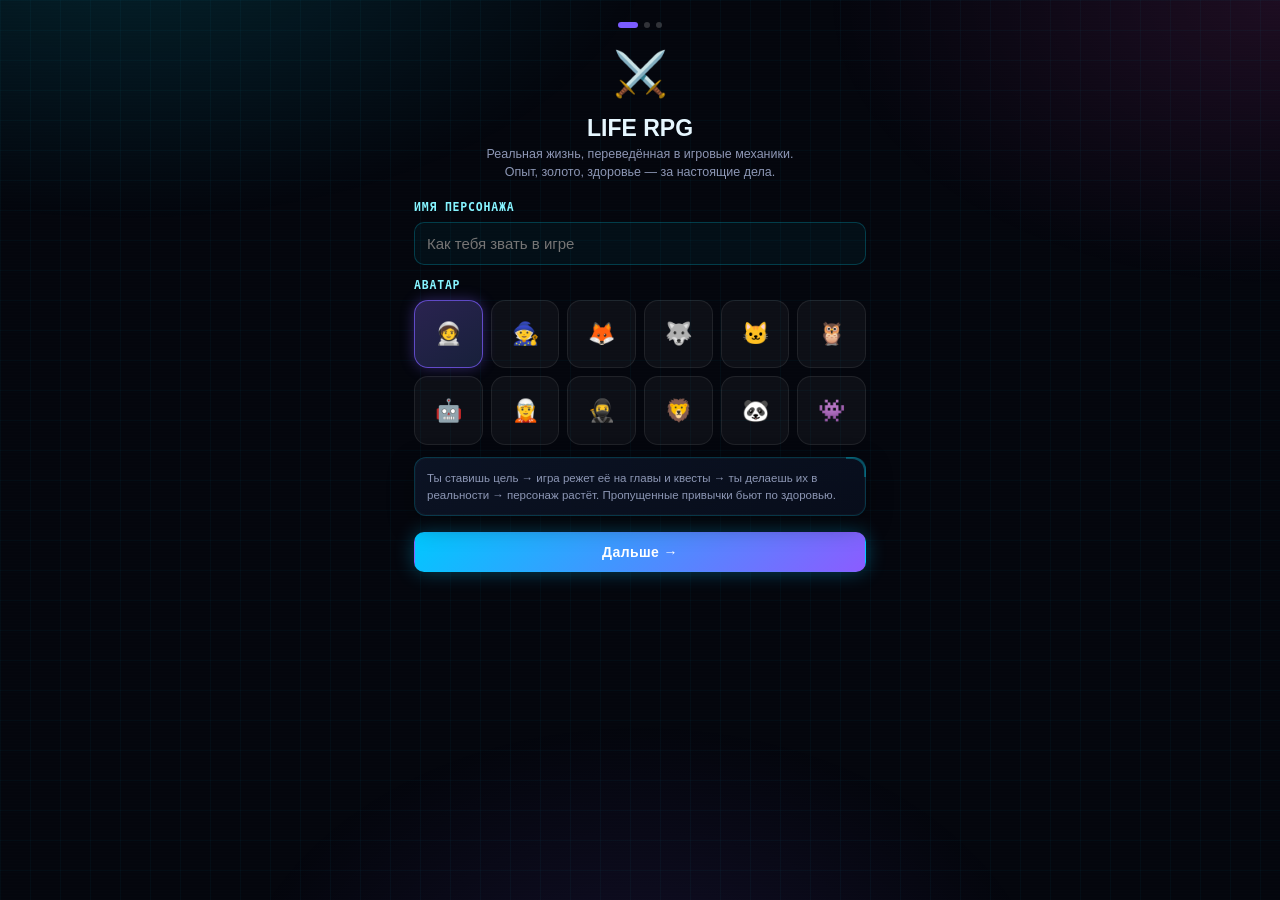
<file: index (4).html>
<!DOCTYPE html>
<html lang="ru">
<head>
<meta charset="utf-8">
<meta name="viewport" content="width=device-width, initial-scale=1, viewport-fit=cover, maximum-scale=1">
<title>Life RPG — жизнь как игра</title>
<meta name="description" content="Реальная жизнь в игровых механиках: цель превращается в квесты, за настоящие дела дают опыт, золото и здоровье.">
<meta name="theme-color" content="#070a12">
<meta name="mobile-web-app-capable" content="yes">
<meta name="apple-mobile-web-app-capable" content="yes">
<meta name="apple-mobile-web-app-status-bar-style" content="black-translucent">
<meta name="apple-mobile-web-app-title" content="Life RPG">
<link rel="icon" href="data:image/svg+xml,%3Csvg xmlns='http://www.w3.org/2000/svg' viewBox='0 0 64 64'%3E%3Crect width='64' height='64' rx='14' fill='%231a1440'/%3E%3Cpath d='M18 30 L32 17 L46 30' stroke='%23b06cff' stroke-width='7' fill='none' stroke-linecap='round' stroke-linejoin='round'/%3E%3Cpath d='M18 43 L32 30 L46 43' stroke='%2300e0b8' stroke-width='7' fill='none' stroke-linecap='round' stroke-linejoin='round'/%3E%3C/svg%3E">
<link rel="apple-touch-icon" href="icon-192.png">
<link rel="manifest" href="manifest.webmanifest">
<style>
/* ================= LIFE RPG — интерфейс ================= */
* { box-sizing: border-box; -webkit-tap-highlight-color: transparent; }
html, body { margin: 0; padding: 0; height: 100%; }
body {
  background: #070a12;
  color: #e8ecf8;
  font-family: -apple-system, BlinkMacSystemFont, 'Segoe UI', Roboto, 'Helvetica Neue', Arial, sans-serif;
  font-size: 15px; line-height: 1.45;
  overscroll-behavior-y: none;
}
body::before {
  content: ''; position: fixed; inset: 0; pointer-events: none; z-index: 0;
  background:
    radial-gradient(900px 500px at 12% -8%, rgba(124,92,255,.22), transparent 60%),
    radial-gradient(700px 460px at 100% 8%, rgba(0,224,184,.14), transparent 60%),
    radial-gradient(600px 500px at 50% 110%, rgba(255,92,122,.10), transparent 60%);
}
#app { position: relative; z-index: 1; max-width: 480px; margin: 0 auto; min-height: 100%; padding-bottom: 92px; }
button { font-family: inherit; font-size: inherit; color: inherit; cursor: pointer; border: none; background: none; }
input, select, textarea { font-family: inherit; font-size: 15px; }
::-webkit-scrollbar { width: 0; height: 0; }

/* ---------- HUD ---------- */
.hud {
  position: sticky; top: 0; z-index: 30;
  padding: calc(env(safe-area-inset-top, 0px) + 10px) 14px 10px;
  background: linear-gradient(180deg, rgba(7,10,18,.96) 60%, rgba(7,10,18,.75));
  backdrop-filter: blur(14px); -webkit-backdrop-filter: blur(14px);
  border-bottom: 1px solid rgba(255,255,255,.06);
}
.hud-row { display: flex; align-items: center; gap: 10px; }
.hud-ava {
  width: 42px; height: 42px; border-radius: 14px; display: grid; place-items: center; font-size: 22px;
  background: linear-gradient(145deg, #2a2350, #17203a); border: 1px solid rgba(255,255,255,.12);
  box-shadow: 0 4px 14px rgba(124,92,255,.25); flex: none;
}
.hud-id { flex: 1; min-width: 0; }
.hud-name { font-weight: 700; font-size: 15px; letter-spacing: .2px; display: flex; align-items: center; gap: 6px; }
.hud-rank { font-size: 11.5px; color: #8d97b5; }
.lvl {
  font-size: 11px; font-weight: 800; padding: 2px 7px; border-radius: 999px;
  background: linear-gradient(135deg, #7c5cff, #b06cff); color: #fff; letter-spacing: .3px;
}
.streak-chip { font-size: 12px; font-weight: 700; color: #ffb35c; background: rgba(255,140,60,.12); border: 1px solid rgba(255,140,60,.25); padding: 3px 8px; border-radius: 999px; }
.xp-line { margin-top: 8px; }
.bar { height: 7px; border-radius: 999px; background: rgba(255,255,255,.08); overflow: hidden; }
.bar > i { display: block; height: 100%; border-radius: 999px; transition: width .45s cubic-bezier(.4,1.4,.5,1); }
.bar.xp > i { background: linear-gradient(90deg, #7c5cff, #c86cff); box-shadow: 0 0 12px rgba(160,110,255,.6); }
.bar.hp > i { background: linear-gradient(90deg, #ff4d6d, #ff8a5c); box-shadow: 0 0 12px rgba(255,90,120,.5); }
.bar.en > i { background: linear-gradient(90deg, #22b8ff, #4ff0d0); box-shadow: 0 0 12px rgba(60,200,255,.45); }
.bar.goal > i { background: linear-gradient(90deg, #00e0b8, #7c5cff); box-shadow: 0 0 12px rgba(0,224,184,.45); }
.bar.tiny { height: 5px; }
.hud-stats { display: flex; gap: 7px; margin-top: 9px; }
.chip {
  flex: 1; display: flex; align-items: center; gap: 6px; padding: 6px 8px; border-radius: 12px;
  background: rgba(255,255,255,.045); border: 1px solid rgba(255,255,255,.07); font-size: 12px; font-weight: 700;
}
.chip span.v { margin-left: auto; font-variant-numeric: tabular-nums; color: #cfd6ee; font-weight: 600; }
.chip.hp { color: #ff8098; } .chip.en { color: #56d8ff; } .chip.gold { color: #ffcc4d; }

/* ---------- секции и карточки ---------- */
.screen { padding: 14px 14px 10px; animation: fade .25s ease; }
@keyframes fade { from { opacity: 0; transform: translateY(6px); } to { opacity: 1; transform: none; } }
.sec-title { display: flex; align-items: center; gap: 8px; margin: 18px 2px 9px; font-size: 12px; font-weight: 800; letter-spacing: 1.1px; text-transform: uppercase; color: #7f89a8; }
.sec-title:first-child { margin-top: 2px; }
.sec-title .count { margin-left: auto; font-size: 11px; color: #6c769a; letter-spacing: .4px; }
.card {
  background: linear-gradient(160deg, rgba(30,38,60,.85), rgba(17,22,38,.9));
  border: 1px solid rgba(255,255,255,.075); border-radius: 18px; padding: 14px;
  box-shadow: 0 6px 22px rgba(0,0,0,.28); margin-bottom: 10px;
}
.card.tight { padding: 12px; }
.muted { color: #8d97b5; }
.small { font-size: 12.5px; }
.tiny { font-size: 11.5px; }
.row { display: flex; align-items: center; gap: 10px; }
.row.wrap { flex-wrap: wrap; }
.spread { display: flex; align-items: center; justify-content: space-between; gap: 10px; }
.grow { flex: 1; min-width: 0; }
.center { text-align: center; }
h1, h2, h3 { margin: 0; font-weight: 800; }
h2 { font-size: 18px; } h3 { font-size: 15px; }

/* ---------- квесты ---------- */
.quest { display: flex; gap: 11px; align-items: flex-start; position: relative; overflow: hidden; }
.quest::before { content: ''; position: absolute; left: 0; top: 0; bottom: 0; width: 3px; background: var(--c, #7c5cff); opacity: .85; }
.quest.story { border-color: rgba(124,92,255,.45); box-shadow: 0 6px 26px rgba(124,92,255,.18); }
.quest.boss { border-color: rgba(255,90,120,.5); background: linear-gradient(160deg, rgba(60,26,40,.9), rgba(24,18,32,.92)); box-shadow: 0 6px 26px rgba(255,70,110,.2); }
.quest.boss::before { background: linear-gradient(180deg, #ff4d6d, #ffb35c); }
.quest.done { opacity: .5; }
.q-check {
  width: 30px; height: 30px; flex: none; border-radius: 10px; margin-top: 2px;
  border: 2px solid rgba(255,255,255,.22); display: grid; place-items: center; font-size: 15px; color: transparent;
  transition: transform .15s, background .2s, border-color .2s;
}
.q-check:active { transform: scale(.9); }
.q-check.on { background: linear-gradient(135deg, #00e0b8, #22b8ff); border-color: transparent; color: #05202a; font-weight: 900; }
.q-title { font-weight: 700; font-size: 14.5px; line-height: 1.3; }
.q-meta { display: flex; flex-wrap: wrap; gap: 6px; margin-top: 7px; }
.tag { font-size: 10.5px; font-weight: 700; padding: 2.5px 7px; border-radius: 999px; background: rgba(255,255,255,.06); border: 1px solid rgba(255,255,255,.08); color: #b9c2dd; letter-spacing: .2px; }
.tag.xp { color: #c4a6ff; border-color: rgba(160,110,255,.3); background: rgba(124,92,255,.12); }
.tag.gold { color: #ffd166; border-color: rgba(255,204,77,.28); background: rgba(255,204,77,.1); }
.tag.en { color: #6fdcff; border-color: rgba(60,200,255,.25); background: rgba(60,200,255,.1); }
.tag.prog { color: #6ff0cf; border-color: rgba(0,224,184,.28); background: rgba(0,224,184,.1); }
.tag.boss { color: #ff9db0; border-color: rgba(255,90,120,.35); background: rgba(255,90,120,.14); }
.q-open { flex: 1; min-width: 0; text-align: left; }
.habit-streak { font-size: 11px; color: #ffb35c; font-weight: 700; }

/* ---------- кнопки ---------- */
.btn {
  display: inline-flex; align-items: center; justify-content: center; gap: 7px;
  padding: 11px 15px; border-radius: 14px; font-weight: 700; font-size: 14px;
  background: rgba(255,255,255,.07); border: 1px solid rgba(255,255,255,.1); transition: transform .12s, filter .2s;
}
.btn:active { transform: scale(.97); }
.btn.primary { background: linear-gradient(135deg, #7c5cff, #b06cff); border-color: transparent; color: #fff; box-shadow: 0 6px 18px rgba(124,92,255,.32); }
.btn.good { background: linear-gradient(135deg, #00d3a7, #22b8ff); border-color: transparent; color: #04222b; box-shadow: 0 6px 18px rgba(0,211,167,.28); }
.btn.gold { background: linear-gradient(135deg, #ffb347, #ffd76f); border-color: transparent; color: #2b1d00; }
.btn.danger { background: rgba(255,77,109,.14); border-color: rgba(255,77,109,.35); color: #ff9db0; }
.btn.ghost { background: rgba(255,255,255,.04); }
.btn.block { width: 100%; }
.btn.sm { padding: 8px 12px; font-size: 13px; border-radius: 12px; }
.btn[disabled] { opacity: .45; pointer-events: none; }
.fab-add { width: 100%; padding: 12px; border-radius: 16px; border: 1px dashed rgba(255,255,255,.22); color: #9aa4c4; font-weight: 700; background: rgba(255,255,255,.02); }

/* ---------- атрибуты ---------- */
.attrs { display: grid; grid-template-columns: repeat(2, 1fr); gap: 9px; }
.attr { background: rgba(255,255,255,.04); border: 1px solid rgba(255,255,255,.07); border-radius: 15px; padding: 11px; }
.attr .n { display: flex; align-items: center; gap: 7px; font-size: 12.5px; color: #aab3d0; font-weight: 700; }
.attr .v { font-size: 22px; font-weight: 800; margin-top: 3px; font-variant-numeric: tabular-nums; }
.attr .p { font-size: 10.5px; color: #79839f; margin-top: 2px; line-height: 1.3; }

/* ---------- герой ---------- */
.hero-card { text-align: center; padding: 20px 16px; background: linear-gradient(165deg, rgba(46,36,86,.9), rgba(16,21,38,.92)); }
.hero-ava { font-size: 54px; line-height: 1; filter: drop-shadow(0 6px 16px rgba(124,92,255,.45)); }
.hero-name { font-size: 20px; font-weight: 800; margin-top: 8px; }
.hero-rank { color: #9aa4c4; font-size: 12.5px; letter-spacing: .4px; }
.stat-row { margin-top: 12px; }
.stat-row .spread { font-size: 12.5px; margin-bottom: 5px; font-weight: 700; }
.effects { display: flex; flex-wrap: wrap; gap: 7px; }
.effect { font-size: 11.5px; font-weight: 700; padding: 5px 9px; border-radius: 11px; border: 1px solid; }
.effect.buff { color: #6ff0cf; border-color: rgba(0,224,184,.3); background: rgba(0,224,184,.1); }
.effect.debuff { color: #ff9db0; border-color: rgba(255,90,120,.3); background: rgba(255,90,120,.1); }
.effect.neutral { color: #b9c2dd; border-color: rgba(255,255,255,.12); background: rgba(255,255,255,.05); }
.ach-grid { display: grid; grid-template-columns: repeat(4, 1fr); gap: 8px; }
.ach { aspect-ratio: 1; border-radius: 14px; display: grid; place-items: center; font-size: 21px; background: rgba(255,255,255,.04); border: 1px solid rgba(255,255,255,.07); position: relative; }
.ach.off { filter: grayscale(1); opacity: .3; }
.ach.on { background: linear-gradient(145deg, rgba(255,204,77,.18), rgba(124,92,255,.14)); border-color: rgba(255,204,77,.3); }

/* ---------- цель ---------- */
.goal-card { background: linear-gradient(165deg, rgba(20,52,58,.9), rgba(16,21,38,.94)); border-color: rgba(0,224,184,.22); }
.goal-emoji { font-size: 30px; }
.goal-num { font-size: 26px; font-weight: 800; font-variant-numeric: tabular-nums; }
.chapter { border-left: 2px solid rgba(255,255,255,.1); margin-left: 8px; padding: 0 0 4px 16px; position: relative; }
.chapter.active { border-left-color: rgba(124,92,255,.6); }
.chapter-dot { position: absolute; left: -8px; top: 2px; width: 14px; height: 14px; border-radius: 50%; background: #1a2138; border: 2px solid rgba(255,255,255,.2); }
.chapter.active .chapter-dot { background: #7c5cff; border-color: #b06cff; box-shadow: 0 0 12px rgba(124,92,255,.7); }
.chapter.done .chapter-dot { background: #00e0b8; border-color: #00e0b8; }
.step { display: flex; gap: 8px; align-items: flex-start; font-size: 13px; padding: 5px 0; color: #aab3d0; }
.step.done { color: #6ff0cf; }
.step.now { color: #fff; font-weight: 700; }
.step.lock { opacity: .45; }
.step .ic { flex: none; width: 16px; text-align: center; }

/* ---------- лавка ---------- */
.shop-item { display: flex; gap: 11px; align-items: center; }
.shop-ic { width: 42px; height: 42px; flex: none; border-radius: 13px; display: grid; place-items: center; font-size: 21px; background: rgba(255,255,255,.05); border: 1px solid rgba(255,255,255,.08); }
.price { font-weight: 800; color: #ffd166; font-size: 13.5px; white-space: nowrap; }

/* ---------- журнал ---------- */
.chart { display: flex; align-items: flex-end; gap: 6px; height: 96px; margin-top: 6px; }
.chart .col { flex: 1; display: flex; flex-direction: column; align-items: center; gap: 5px; height: 100%; justify-content: flex-end; }
.chart .b { width: 100%; border-radius: 7px 7px 3px 3px; background: linear-gradient(180deg, #a06cff, #7c5cff); min-height: 3px; box-shadow: 0 0 10px rgba(124,92,255,.35); }
.chart .b.zero { background: rgba(255,255,255,.08); box-shadow: none; }
.chart .d { font-size: 10px; color: #79839f; }
.log-item { display: flex; gap: 9px; padding: 8px 0; border-bottom: 1px solid rgba(255,255,255,.05); font-size: 13px; }
.log-item:last-child { border-bottom: none; }
.log-dot { width: 7px; height: 7px; border-radius: 50%; margin-top: 6px; flex: none; background: #7c5cff; }
.log-item.good .log-dot { background: #00e0b8; } .log-item.bad .log-dot { background: #ff4d6d; }
.log-item.win .log-dot { background: #ffd166; } .log-item.boss .log-dot { background: #ff8a5c; }
.log-item.story .log-dot { background: #b06cff; } .log-item.day .log-dot { background: #56d8ff; }
.log-time { font-size: 10.5px; color: #6c769a; margin-top: 2px; }
.kpi { display: grid; grid-template-columns: repeat(2, 1fr); gap: 9px; }
.kpi div { background: rgba(255,255,255,.04); border: 1px solid rgba(255,255,255,.07); border-radius: 14px; padding: 11px; }
.kpi b { display: block; font-size: 20px; font-weight: 800; }
.kpi span { font-size: 11.5px; color: #8d97b5; }

/* ---------- нижняя навигация ---------- */
.nav {
  position: fixed; bottom: 0; left: 0; right: 0; z-index: 40; max-width: 480px; margin: 0 auto;
  display: flex; padding: 8px 6px calc(env(safe-area-inset-bottom, 0px) + 8px);
  background: rgba(10,14,24,.92); backdrop-filter: blur(16px); -webkit-backdrop-filter: blur(16px);
  border-top: 1px solid rgba(255,255,255,.07);
}
.nav button { flex: 1; display: flex; flex-direction: column; align-items: center; gap: 3px; padding: 5px 0; border-radius: 12px; color: #6c769a; font-size: 10px; font-weight: 700; letter-spacing: .2px; position: relative; }
.nav button .ic { font-size: 19px; filter: grayscale(.6); transition: transform .18s, filter .2s; }
.nav button.on { color: #d8dcf0; }
.nav button.on .ic { filter: none; transform: translateY(-1px) scale(1.1); }
.nav .badge { position: absolute; top: 2px; right: 50%; margin-right: -20px; min-width: 16px; height: 16px; border-radius: 999px; background: #ff4d6d; color: #fff; font-size: 9.5px; display: grid; place-items: center; padding: 0 4px; font-weight: 800; }

/* ---------- модальные окна ---------- */
.overlay {
  position: fixed; inset: 0; z-index: 60; display: flex; align-items: flex-end; justify-content: center;
  background: rgba(4,6,12,.72); backdrop-filter: blur(6px); -webkit-backdrop-filter: blur(6px); animation: fade .2s ease;
}
.sheet {
  width: 100%; max-width: 480px; max-height: 92vh; overflow-y: auto;
  background: linear-gradient(180deg, #161d31, #0d1220); border-radius: 24px 24px 0 0;
  border: 1px solid rgba(255,255,255,.1); border-bottom: none;
  padding: 16px 16px calc(env(safe-area-inset-bottom, 0px) + 20px);
  animation: up .28s cubic-bezier(.2,1,.3,1);
}
@keyframes up { from { transform: translateY(40px); opacity: .6; } to { transform: none; opacity: 1; } }
.sheet-handle { width: 40px; height: 4px; border-radius: 999px; background: rgba(255,255,255,.18); margin: 0 auto 14px; }
.field { margin-bottom: 12px; }
.field label { display: block; font-size: 11.5px; font-weight: 800; letter-spacing: .6px; text-transform: uppercase; color: #7f89a8; margin-bottom: 6px; }
.field input, .field select, .field textarea {
  width: 100%; padding: 12px; border-radius: 13px; background: rgba(255,255,255,.05);
  border: 1px solid rgba(255,255,255,.12); color: #e8ecf8; outline: none;
}
.field input:focus, .field select:focus, .field textarea:focus { border-color: rgba(124,92,255,.6); background: rgba(124,92,255,.08); }
.field .hint { font-size: 11px; color: #6c769a; margin-top: 5px; }
.chips { display: flex; flex-wrap: wrap; gap: 7px; }
.pick {
  padding: 9px 12px; border-radius: 13px; background: rgba(255,255,255,.05);
  border: 1px solid rgba(255,255,255,.1); font-size: 13px; font-weight: 700; color: #b9c2dd;
}
.pick.on { background: linear-gradient(135deg, rgba(124,92,255,.3), rgba(0,224,184,.2)); border-color: rgba(124,92,255,.6); color: #fff; }
.ava-grid { display: grid; grid-template-columns: repeat(6, 1fr); gap: 8px; }
.ava-pick { aspect-ratio: 1; border-radius: 14px; font-size: 22px; display: grid; place-items: center; background: rgba(255,255,255,.04); border: 1px solid rgba(255,255,255,.08); }
.ava-pick.on { background: linear-gradient(145deg, #2a2350, #17203a); border-color: rgba(124,92,255,.7); box-shadow: 0 0 14px rgba(124,92,255,.35); }
.goal-pick { display: flex; gap: 11px; align-items: center; width: 100%; text-align: left; padding: 12px; border-radius: 16px; background: rgba(255,255,255,.04); border: 1px solid rgba(255,255,255,.08); margin-bottom: 8px; }
.goal-pick.on { border-color: rgba(0,224,184,.55); background: linear-gradient(135deg, rgba(0,224,184,.12), rgba(124,92,255,.12)); }
.goal-pick .e { font-size: 24px; }
.dots { display: flex; gap: 6px; justify-content: center; margin-bottom: 14px; }
.dots i { width: 6px; height: 6px; border-radius: 999px; background: rgba(255,255,255,.18); }
.dots i.on { background: #7c5cff; width: 20px; }

/* ---------- тосты и левелап ---------- */
.toasts { position: fixed; left: 0; right: 0; bottom: 88px; z-index: 70; display: flex; flex-direction: column; align-items: center; gap: 7px; pointer-events: none; padding: 0 14px; }
.toasts.top { bottom: auto; top: calc(env(safe-area-inset-top, 0px) + 14px); }
.q-check svg { display: block; }
.step .ic svg { display: inline-block; vertical-align: -1px; }
.toast {
  max-width: 440px; padding: 10px 14px; border-radius: 14px; font-size: 13px; font-weight: 700;
  background: rgba(22,29,49,.97); border: 1px solid rgba(255,255,255,.14); box-shadow: 0 8px 26px rgba(0,0,0,.45);
  animation: toastIn .25s ease; display: flex; gap: 8px; align-items: center;
}
.toast.good { border-color: rgba(0,224,184,.45); color: #8ff5dd; }
.toast.bad { border-color: rgba(255,77,109,.45); color: #ffadbb; }
.toast.gold { border-color: rgba(255,204,77,.45); color: #ffdf94; }
@keyframes toastIn { from { transform: translateY(14px); opacity: 0; } to { transform: none; opacity: 1; } }
.levelup { position: fixed; inset: 0; z-index: 90; display: grid; place-items: center; background: rgba(4,6,12,.8); animation: fade .25s; }
.levelup .inner { text-align: center; animation: pop .5s cubic-bezier(.2,1.6,.4,1); }
@keyframes pop { from { transform: scale(.7); opacity: 0; } to { transform: none; opacity: 1; } }
.levelup .big { font-size: 64px; }
.levelup .t { font-size: 26px; font-weight: 900; letter-spacing: 1px; background: linear-gradient(135deg, #ffd166, #ff8a5c, #b06cff); -webkit-background-clip: text; background-clip: text; color: transparent; }
.spark { position: absolute; width: 8px; height: 8px; border-radius: 2px; animation: fall 1.6s linear forwards; }
@keyframes fall { to { transform: translateY(90vh) rotate(540deg); opacity: 0; } }
.focus-ring { font-size: 34px; font-weight: 800; font-variant-numeric: tabular-nums; letter-spacing: 1px; }
.pulse { animation: pulse 2s ease-in-out infinite; }
@keyframes pulse { 0%, 100% { opacity: 1; } 50% { opacity: .55; } }
.empty { text-align: center; padding: 26px 14px; color: #79839f; font-size: 13px; }
.empty .e { font-size: 34px; display: block; margin-bottom: 8px; }
/* ================= LIFE RPG v2 ================= */
.goal-switch { display:flex; gap:8px; overflow-x:auto; padding:2px 2px 10px; margin-bottom:4px; }
.goal-tab { flex:0 0 auto; min-width:132px; max-width:190px; text-align:left; padding:9px 11px; border-radius:14px; background:rgba(255,255,255,.045); border:1px solid rgba(255,255,255,.09); color:#b9c2dd; font-size:12px; font-weight:700; }
.goal-tab span { display:block; white-space:nowrap; overflow:hidden; text-overflow:ellipsis; margin-bottom:6px; }
.goal-tab i { display:block; font-style:normal; font-size:10.5px; color:#79839f; margin-top:4px; }
.goal-tab.on { border-color:rgba(0,224,184,.55); background:linear-gradient(135deg,rgba(0,224,184,.13),rgba(124,92,255,.13)); color:#fff; }
.goal-tab.done { opacity:.75; }
.goal-tab.add { display:grid; place-items:center; min-width:104px; border-style:dashed; color:#9aa4c4; }
.measure-grid { display:grid; grid-template-columns:repeat(2,1fr); gap:8px; }
.measure-cell { background:rgba(255,255,255,.04); border:1px solid rgba(255,255,255,.07); border-radius:12px; padding:9px; }
.measure-cell span { display:block; font-size:10.5px; color:#8d97b5; font-weight:700; letter-spacing:.3px; }
.measure-cell b { display:block; font-size:14px; margin-top:3px; font-variant-numeric:tabular-nums; }
.measure-cell i { display:block; font-style:normal; font-size:10.5px; color:#6ff0cf; margin-top:2px; }
.streak-week { display:flex; gap:6px; margin:10px 0; }
.streak-day { flex:1; text-align:center; padding:7px 2px; border-radius:11px; background:rgba(255,255,255,.04); border:1px solid rgba(255,255,255,.07); }
.streak-day span { display:block; font-size:16px; }
.streak-day i { display:block; font-style:normal; font-size:10px; color:#79839f; margin-top:2px; }
.streak-day.on { background:rgba(255,140,60,.13); border-color:rgba(255,140,60,.35); }
.streak-day.ice { background:rgba(86,216,255,.13); border-color:rgba(86,216,255,.35); }
.color-dot { width:30px; height:30px; border-radius:50%; border:2px solid rgba(255,255,255,.25); padding:0; }
.color-dot.on { border-color:#fff; box-shadow:0 0 0 3px rgba(124,92,255,.55); }
.check-row { display:flex; align-items:center; gap:8px; font-size:13px; color:#b9c2dd; padding:6px 0; }
.check-row input { width:auto; accent-color:#7c5cff; }
.note-card { border-left:3px solid rgba(124,92,255,.6); }
.nav button { font-size:9.5px; }
.nav button .ic { font-size:18px; }
#libList .quest { align-items:center; }
.field textarea { resize:vertical; min-height:44px; }
.hint { font-size:11px; color:#6c769a; margin-top:5px; }

/* фоны */
body[data-bg]::before { background:none; }
body[data-bg="bg-purple"]::before { background:radial-gradient(900px 500px at 12% -8%, rgba(124,92,255,.28), transparent 60%), radial-gradient(700px 460px at 100% 8%, rgba(0,224,184,.12), transparent 60%), radial-gradient(600px 500px at 50% 110%, rgba(255,92,122,.10), transparent 60%); }
body[data-bg="bg-black"] { color:#e8ecf8; }
body[data-bg="bg-white"] { color:#171a24; }

/* светлая тема */
body.light { color:#171a24; }
body.light .muted, body.light .tiny.muted { color:#5d6478; }
body.light .card { background:linear-gradient(160deg,rgba(255,255,255,.96),rgba(244,245,251,.96)); border-color:rgba(20,24,40,.09); box-shadow:0 6px 22px rgba(20,24,40,.08); color:#171a24; }
body.light .card.tight { color:#171a24; }
body.light .hud { background:linear-gradient(180deg,rgba(244,245,251,.97) 60%,rgba(244,245,251,.8)); border-bottom-color:rgba(20,24,40,.08); }
body.light .hud-rank, body.light .chip span.v { color:#5d6478; }
body.light .chip { background:rgba(20,24,40,.045); border-color:rgba(20,24,40,.08); }
body.light .nav { background:rgba(244,245,251,.95); border-top-color:rgba(20,24,40,.08); }
body.light .nav button { color:#7a8199; }
body.light .nav button.on { color:#171a24; }
body.light .sheet { background:linear-gradient(180deg,#ffffff,#f2f3fa); border-color:rgba(20,24,40,.1); color:#171a24; }
body.light .field input, body.light .field select, body.light .field textarea { background:rgba(20,24,40,.04); border-color:rgba(20,24,40,.13); color:#171a24; }
body.light .field label, body.light .sec-title { color:#5d6478; }
body.light .btn.ghost { background:rgba(20,24,40,.05); border-color:rgba(20,24,40,.1); color:#171a24; }
body.light .fab-add { border-color:rgba(20,24,40,.2); color:#5d6478; background:rgba(20,24,40,.02); }
body.light .pick { background:rgba(20,24,40,.05); border-color:rgba(20,24,40,.1); color:#3c4257; }
body.light .pick.on { color:#fff; }
body.light .tag { background:rgba(20,24,40,.05); border-color:rgba(20,24,40,.09); color:#3c4257; }
body.light .goal-tab { background:rgba(20,24,40,.045); border-color:rgba(20,24,40,.09); color:#3c4257; }
body.light .goal-tab.on { color:#171a24; }
body.light .measure-cell, body.light .streak-day, body.light .attr, body.light .kpi div { background:rgba(20,24,40,.04); border-color:rgba(20,24,40,.08); }
body.light .measure-cell span, body.light .streak-day i, body.light .attr .p, body.light .kpi span { color:#5d6478; }
body.light .bar { background:rgba(20,24,40,.09); }
body.light .log-item { border-bottom-color:rgba(20,24,40,.07); }
body.light .log-time, body.light .chart .d { color:#7a8199; }
body.light .step { color:#3c4257; }
body.light .step.now { color:#171a24; }
body.light .chapter { border-left-color:rgba(20,24,40,.12); }
body.light .chapter-dot { background:#e6e8f2; border-color:rgba(20,24,40,.2); }
body.light .q-check { border-color:rgba(20,24,40,.25); }
body.light .shop-ic, body.light .ava-pick, body.light .ach { background:rgba(20,24,40,.05); border-color:rgba(20,24,40,.09); }
body.light .goal-pick { background:rgba(20,24,40,.04); border-color:rgba(20,24,40,.09); color:#171a24; }
body.light .check-row { color:#3c4257; }
body.light .hint { color:#7a8199; }
body.light .empty { color:#7a8199; }
body.light .toast { background:rgba(255,255,255,.98); color:#171a24; border-color:rgba(20,24,40,.14); }
body.light .overlay { background:rgba(20,24,40,.35); }
body.light .color-dot.on { border-color:#171a24; }
body.light .hero-card { background:linear-gradient(165deg,rgba(237,233,255,.95),rgba(255,255,255,.96)); }
body.light .goal-card { background:linear-gradient(165deg,rgba(224,247,242,.95),rgba(255,255,255,.96)); }
body.light .quest.boss { background:linear-gradient(160deg,rgba(255,235,240,.95),rgba(255,255,255,.96)); }
body.light .levelup { background:rgba(244,245,251,.85); }
body.light .streak-chip { color:#b25e13; }

@media (max-width:380px) {
  .nav button { font-size:8.5px; }
  .nav button .ic { font-size:16px; }
  .measure-grid { grid-template-columns:1fr; }
}

/* ================= LIFE RPG — CYBER / RPG SKIN ================= */
:root {
  --cy-bg: #04060d;
  --cy-panel: rgba(8, 14, 28, .92);
  --cy-panel-2: rgba(12, 20, 38, .94);
  --cy-line: rgba(0, 224, 255, .18);
  --cy-line-strong: rgba(0, 224, 255, .45);
  --cy-cyan: #00e0ff;
  --cy-magenta: #ff4dd8;
  --cy-violet: #8b5cff;
  --cy-green: #00e0b8;
  --cy-amber: #ffd166;
  --cy-red: #ff4d6d;
  --cy-text: #e6f7ff;
  --cy-dim: #7f9bb8;
}

body.cyber {
  background: var(--cy-bg);
  color: var(--cy-text);
  font-feature-settings: "tnum";
}
body.cyber::before {
  background:
    linear-gradient(rgba(0, 224, 255, .035) 1px, transparent 1px),
    linear-gradient(90deg, rgba(0, 224, 255, .035) 1px, transparent 1px),
    radial-gradient(900px 520px at 10% -10%, rgba(0, 224, 255, .14), transparent 60%),
    radial-gradient(760px 480px at 100% 0%, rgba(255, 77, 216, .10), transparent 60%),
    radial-gradient(700px 520px at 50% 115%, rgba(139, 92, 255, .12), transparent 60%);
  background-size: 30px 30px, 30px 30px, auto, auto, auto;
}
body.cyber[data-bg="bg-purple"]::before {
  background:
    linear-gradient(rgba(0, 224, 255, .035) 1px, transparent 1px),
    linear-gradient(90deg, rgba(0, 224, 255, .035) 1px, transparent 1px),
    radial-gradient(900px 520px at 10% -10%, rgba(139, 92, 255, .22), transparent 60%),
    radial-gradient(760px 480px at 100% 0%, rgba(0, 224, 255, .12), transparent 60%),
    radial-gradient(700px 520px at 50% 115%, rgba(255, 77, 216, .10), transparent 60%);
  background-size: 30px 30px, 30px 30px, auto, auto, auto;
}
body.cyber::after {
  content: ''; position: fixed; inset: 0; pointer-events: none; z-index: 0;
  background: repeating-linear-gradient(0deg, rgba(255,255,255,.012) 0 1px, transparent 1px 3px);
  mix-blend-mode: overlay;
}
body.cyber #app { z-index: 1; }

/* ---------- HUD ---------- */
body.cyber .hud {
  background: linear-gradient(180deg, rgba(4, 8, 18, .97) 55%, rgba(4, 8, 18, .82));
  border-bottom: 1px solid var(--cy-line-strong);
  box-shadow: 0 10px 34px rgba(0, 0, 0, .45), 0 0 26px rgba(0, 224, 255, .10);
}
body.cyber .hud-ava {
  border-radius: 12px;
  border: 1px solid var(--cy-line-strong);
  background: radial-gradient(circle at 30% 25%, rgba(0,224,255,.22), rgba(10,16,32,.95) 70%);
  box-shadow: 0 0 18px rgba(0, 224, 255, .30), inset 0 0 12px rgba(0, 224, 255, .12);
}
body.cyber .hud-name { letter-spacing: .4px; }
body.cyber .hud-rank { color: var(--cy-dim); font-family: ui-monospace, SFMono-Regular, Menlo, Consolas, monospace; font-size: 11px; }
body.cyber .hud-rank::before { content: '◈ '; color: var(--cy-cyan); }
body.cyber .lvl {
  background: linear-gradient(135deg, var(--cy-cyan), var(--cy-violet));
  box-shadow: 0 0 14px rgba(0, 224, 255, .45);
  font-family: ui-monospace, SFMono-Regular, Menlo, Consolas, monospace;
  border-radius: 7px;
}
body.cyber .streak-chip {
  border-color: rgba(255, 140, 60, .55);
  box-shadow: 0 0 14px rgba(255, 140, 60, .22);
  border-radius: 8px;
}
body.cyber .bar {
  background: rgba(0, 224, 255, .07);
  border: 1px solid rgba(0, 224, 255, .12);
  border-radius: 6px;
}
body.cyber .bar > i { border-radius: 5px; }
body.cyber .bar.xp > i { background: linear-gradient(90deg, var(--cy-cyan), var(--cy-violet)); box-shadow: 0 0 14px rgba(0, 224, 255, .65); }
body.cyber .bar.hp > i { background: linear-gradient(90deg, var(--cy-red), #ff8a5c); box-shadow: 0 0 14px rgba(255, 77, 109, .55); }
body.cyber .bar.en > i { background: linear-gradient(90deg, #22b8ff, var(--cy-green)); box-shadow: 0 0 14px rgba(34, 184, 255, .55); }
body.cyber .bar.goal > i { background: linear-gradient(90deg, var(--cy-green), var(--cy-cyan)); box-shadow: 0 0 14px rgba(0, 224, 184, .55); }
body.cyber .chip {
  background: rgba(0, 224, 255, .05);
  border: 1px solid rgba(0, 224, 255, .16);
  border-radius: 9px;
  font-family: ui-monospace, SFMono-Regular, Menlo, Consolas, monospace;
}
body.cyber .chip span.v { color: var(--cy-text); }

/* ---------- sections / cards ---------- */
body.cyber .sec-title {
  color: #86f4ff;
  letter-spacing: 1.6px;
  text-shadow: 0 0 10px rgba(0, 224, 255, .30);
  font-family: ui-monospace, SFMono-Regular, Menlo, Consolas, monospace;
}
body.cyber .sec-title::before { content: '// '; color: var(--cy-magenta); opacity: .85; }
body.cyber .card {
  position: relative;
  background: linear-gradient(160deg, var(--cy-panel-2), var(--cy-panel));
  border: 1px solid var(--cy-line);
  border-radius: 14px;
  box-shadow: 0 8px 26px rgba(0, 0, 0, .38), inset 0 0 0 1px rgba(255, 255, 255, .02);
}
body.cyber .card:not(.quest)::after {
  content: ''; position: absolute; top: -1px; right: -1px; width: 18px; height: 18px;
  border-top: 2px solid var(--cy-line-strong); border-right: 2px solid var(--cy-line-strong);
  border-radius: 0 14px 0 0; opacity: .65; pointer-events: none;
}
body.cyber .card.tight { border-radius: 12px; }
body.cyber .goal-card { border-color: rgba(0, 224, 184, .35); box-shadow: 0 8px 26px rgba(0,0,0,.38), 0 0 22px rgba(0,224,184,.10); }
body.cyber .hero-card { border-color: rgba(139, 92, 255, .4); box-shadow: 0 8px 26px rgba(0,0,0,.38), 0 0 26px rgba(139,92,255,.14); }
body.cyber .hero-ava svg { filter: drop-shadow(0 0 14px rgba(0, 224, 255, .35)); }
body.cyber .hero-name { letter-spacing: .4px; }
body.cyber .hero-rank { font-family: ui-monospace, SFMono-Regular, Menlo, Consolas, monospace; }

/* ---------- quests ---------- */
body.cyber .quest { border-color: rgba(0, 224, 255, .14); }
body.cyber .quest::before { width: 3px; box-shadow: 0 0 12px currentColor; }
body.cyber .quest.story { border-color: rgba(139, 92, 255, .5); box-shadow: 0 8px 26px rgba(0,0,0,.38), 0 0 22px rgba(139,92,255,.18); }
body.cyber .quest.boss { border-color: rgba(255, 77, 109, .6); box-shadow: 0 8px 26px rgba(0,0,0,.38), 0 0 26px rgba(255,77,109,.24); }
body.cyber .q-check {
  border-radius: 8px;
  border-color: rgba(0, 224, 255, .4);
  background: rgba(0, 224, 255, .04);
}
body.cyber .q-check.on {
  background: linear-gradient(135deg, var(--cy-cyan), var(--cy-green));
  box-shadow: 0 0 16px rgba(0, 224, 255, .55);
  color: #03151c;
}
body.cyber .q-title { letter-spacing: .2px; }
body.cyber .tag {
  border-radius: 6px;
  font-family: ui-monospace, SFMono-Regular, Menlo, Consolas, monospace;
  letter-spacing: .4px;
}
body.cyber .habit-streak { text-shadow: 0 0 10px rgba(255, 140, 60, .4); }

/* ---------- buttons ---------- */
body.cyber .btn {
  border-radius: 10px;
  letter-spacing: .4px;
  font-weight: 800;
  border: 1px solid rgba(0, 224, 255, .18);
  transition: transform .12s, box-shadow .2s, filter .2s;
}
body.cyber .btn.primary {
  background: linear-gradient(135deg, #00c8ff, var(--cy-violet));
  box-shadow: 0 0 20px rgba(0, 200, 255, .32);
  border-color: transparent;
}
body.cyber .btn.good {
  background: linear-gradient(135deg, var(--cy-green), #00a3ff);
  box-shadow: 0 0 20px rgba(0, 224, 184, .28);
  border-color: transparent;
}
body.cyber .btn.gold {
  background: linear-gradient(135deg, var(--cy-amber), #ff8a5c);
  box-shadow: 0 0 20px rgba(255, 209, 102, .26);
  border-color: transparent;
}
body.cyber .btn.danger {
  background: rgba(255, 77, 109, .12);
  border-color: rgba(255, 77, 109, .45);
  box-shadow: 0 0 16px rgba(255, 77, 109, .12);
}
body.cyber .btn.ghost {
  background: rgba(0, 224, 255, .05);
  border-color: rgba(0, 224, 255, .24);
  color: #a8f0ff;
}
body.cyber .btn:hover { filter: brightness(1.06); }
body.cyber .fab-add {
  border-radius: 12px;
  border: 1px dashed rgba(0, 224, 255, .35);
  color: #86f4ff;
  background: rgba(0, 224, 255, .03);
  font-family: ui-monospace, SFMono-Regular, Menlo, Consolas, monospace;
}

/* ---------- nav ---------- */
body.cyber .nav {
  background: rgba(3, 6, 13, .97);
  border-top: 1px solid var(--cy-line-strong);
  box-shadow: 0 -10px 34px rgba(0, 0, 0, .5), 0 0 26px rgba(0, 224, 255, .10);
}
body.cyber .nav button { color: #5f7d9c; border-radius: 10px; }
body.cyber .nav button.on { color: #86f4ff; }
body.cyber .nav button.on .ic { filter: none; transform: translateY(-2px) scale(1.12); text-shadow: 0 0 14px rgba(0, 224, 255, .8); }
body.cyber .nav button.on::after {
  content: ''; position: absolute; bottom: 2px; left: 26%; right: 26%; height: 2px;
  background: linear-gradient(90deg, var(--cy-cyan), var(--cy-magenta));
  box-shadow: 0 0 10px var(--cy-cyan); border-radius: 2px;
}
body.cyber .nav .badge { background: var(--cy-magenta); box-shadow: 0 0 10px rgba(255, 77, 216, .6); }

/* ---------- forms / sheets ---------- */
body.cyber .field label {
  color: #86f4ff;
  font-family: ui-monospace, SFMono-Regular, Menlo, Consolas, monospace;
  letter-spacing: .8px;
}
body.cyber .field input, body.cyber .field select, body.cyber .field textarea {
  background: rgba(0, 224, 255, .045);
  border: 1px solid rgba(0, 224, 255, .22);
  border-radius: 10px;
  color: var(--cy-text);
}
body.cyber .field input:focus, body.cyber .field select:focus, body.cyber .field textarea:focus {
  border-color: var(--cy-cyan);
  box-shadow: 0 0 0 3px rgba(0, 224, 255, .12), 0 0 18px rgba(0, 224, 255, .18);
  background: rgba(0, 224, 255, .07);
}
body.cyber .pick {
  border-radius: 9px;
  border-color: rgba(0, 224, 255, .2);
  background: rgba(0, 224, 255, .05);
  color: #a8f0ff;
}
body.cyber .pick.on {
  background: linear-gradient(135deg, rgba(0, 224, 255, .22), rgba(139, 92, 255, .22));
  border-color: var(--cy-cyan);
  box-shadow: 0 0 14px rgba(0, 224, 255, .22);
  color: #fff;
}
body.cyber .overlay { background: rgba(2, 4, 10, .78); }
body.cyber .sheet {
  background: linear-gradient(180deg, #0a1224, #05080f);
  border: 1px solid var(--cy-line-strong);
  border-bottom: none;
  border-radius: 18px 18px 0 0;
  box-shadow: 0 -12px 44px rgba(0, 224, 255, .14);
}
body.cyber .sheet-handle { background: linear-gradient(90deg, var(--cy-cyan), var(--cy-magenta)); box-shadow: 0 0 10px rgba(0,224,255,.5); }
body.cyber .hint { color: var(--cy-dim); }

/* ---------- goal switch / measures / streak ---------- */
body.cyber .goal-tab {
  border-radius: 10px;
  background: rgba(0, 224, 255, .045);
  border-color: rgba(0, 224, 255, .18);
  color: #a8f0ff;
}
body.cyber .goal-tab.on {
  border-color: var(--cy-cyan);
  background: linear-gradient(135deg, rgba(0, 224, 255, .14), rgba(139, 92, 255, .14));
  box-shadow: 0 0 18px rgba(0, 224, 255, .22);
  color: #fff;
}
body.cyber .goal-tab.add { border-color: rgba(0, 224, 255, .35); color: #86f4ff; }
body.cyber .measure-cell {
  background: rgba(0, 224, 255, .05);
  border: 1px solid rgba(0, 224, 255, .16);
  border-radius: 10px;
}
body.cyber .measure-cell span { color: var(--cy-dim); font-family: ui-monospace, SFMono-Regular, Menlo, Consolas, monospace; }
body.cyber .measure-cell b { color: var(--cy-text); font-family: ui-monospace, SFMono-Regular, Menlo, Consolas, monospace; }
body.cyber .measure-cell i { color: #86f4ff; }
body.cyber .streak-day { border-radius: 9px; background: rgba(0, 224, 255, .045); border-color: rgba(0, 224, 255, .14); }
body.cyber .streak-day.on { background: rgba(255, 140, 60, .14); border-color: rgba(255, 140, 60, .55); box-shadow: 0 0 14px rgba(255, 140, 60, .22); }
body.cyber .streak-day.ice { background: rgba(0, 224, 255, .12); border-color: rgba(0, 224, 255, .5); box-shadow: 0 0 14px rgba(0, 224, 255, .2); }

/* ---------- shop / attrs / log ---------- */
body.cyber .shop-ic {
  border-radius: 10px;
  border-color: rgba(0, 224, 255, .25);
  box-shadow: 0 0 14px rgba(0, 224, 255, .12);
}
body.cyber .price { color: var(--cy-amber); text-shadow: 0 0 10px rgba(255, 209, 102, .3); font-family: ui-monospace, SFMono-Regular, Menlo, Consolas, monospace; }
body.cyber .attr { background: rgba(0, 224, 255, .05); border-color: rgba(0, 224, 255, .16); border-radius: 12px; }
body.cyber .attr .v { font-family: ui-monospace, SFMono-Regular, Menlo, Consolas, monospace; color: var(--cy-text); }
body.cyber .kpi div { background: rgba(0, 224, 255, .05); border-color: rgba(0, 224, 255, .16); border-radius: 12px; }
body.cyber .kpi b { font-family: ui-monospace, SFMono-Regular, Menlo, Consolas, monospace; }
body.cyber .chart .b { background: linear-gradient(180deg, var(--cy-cyan), var(--cy-violet)); box-shadow: 0 0 12px rgba(0, 224, 255, .4); }
body.cyber .log-dot { box-shadow: 0 0 8px currentColor; }
body.cyber .chapter.active { border-left-color: var(--cy-cyan); }
body.cyber .chapter.active .chapter-dot { background: var(--cy-cyan); border-color: var(--cy-cyan); box-shadow: 0 0 14px rgba(0, 224, 255, .7); }
body.cyber .chapter.done .chapter-dot { background: var(--cy-green); border-color: var(--cy-green); box-shadow: 0 0 12px rgba(0, 224, 184, .6); }

/* ---------- effects / toasts ---------- */
body.cyber .effect { border-radius: 8px; font-family: ui-monospace, SFMono-Regular, Menlo, Consolas, monospace; }
body.cyber .toast {
  background: rgba(6, 12, 24, .98);
  border: 1px solid var(--cy-line-strong);
  border-radius: 10px;
  box-shadow: 0 10px 30px rgba(0, 0, 0, .5), 0 0 18px rgba(0, 224, 255, .16);
}
body.cyber .levelup { background: rgba(2, 4, 10, .86); }
body.cyber .levelup .t { text-shadow: 0 0 24px rgba(0, 224, 255, .45); }
body.cyber .focus-ring { color: #86f4ff; text-shadow: 0 0 18px rgba(0, 224, 255, .5); font-family: ui-monospace, SFMono-Regular, Menlo, Consolas, monospace; }
body.cyber .color-dot.on { border-color: var(--cy-cyan); box-shadow: 0 0 0 3px rgba(0, 224, 255, .35), 0 0 14px rgba(0,224,255,.4); }
body.cyber .check-row input { accent-color: var(--cy-cyan); }

/* ---------- light cyber ---------- */
body.cyber.light { color: #101422; }
body.cyber.light::before {
  background:
    linear-gradient(rgba(20, 24, 40, .045) 1px, transparent 1px),
    linear-gradient(90deg, rgba(20, 24, 40, .045) 1px, transparent 1px),
    radial-gradient(900px 520px at 10% -10%, rgba(139, 92, 255, .10), transparent 60%),
    radial-gradient(760px 480px at 100% 0%, rgba(0, 180, 220, .10), transparent 60%);
  background-size: 30px 30px, 30px 30px, auto, auto;
}
body.cyber.light::after { background: repeating-linear-gradient(0deg, rgba(20,24,40,.015) 0 1px, transparent 1px 3px); mix-blend-mode: multiply; }
body.cyber.light .hud { background: linear-gradient(180deg, rgba(246,248,255,.97) 55%, rgba(246,248,255,.84)); border-bottom-color: rgba(20,24,40,.12); box-shadow: 0 8px 24px rgba(20,24,40,.08); }
body.cyber.light .hud-rank, body.cyber.light .chip span.v { color: #4a5470; }
body.cyber.light .hud-ava { border-color: rgba(20,24,40,.16); box-shadow: 0 0 14px rgba(139,92,255,.14); }
body.cyber.light .chip { background: rgba(20,24,40,.04); border-color: rgba(20,24,40,.1); }
body.cyber.light .sec-title { color: #5b4fc9; text-shadow: none; }
body.cyber.light .sec-title::before { color: #c2379f; }
body.cyber.light .card { background: linear-gradient(160deg, rgba(255,255,255,.98), rgba(244,246,255,.98)); border-color: rgba(20,24,40,.1); box-shadow: 0 8px 22px rgba(20,24,40,.08); }
body.cyber.light .card:not(.quest)::after { border-color: rgba(91,79,201,.35); }
body.cyber.light .nav { background: rgba(246,248,255,.97); border-top-color: rgba(20,24,40,.12); box-shadow: 0 -8px 24px rgba(20,24,40,.08); }
body.cyber.light .nav button { color: #7a8199; }
body.cyber.light .nav button.on { color: #5b4fc9; }
body.cyber.light .nav button.on .ic { text-shadow: 0 0 12px rgba(91,79,201,.35); }
body.cyber.light .sheet { background: linear-gradient(180deg, #ffffff, #f3f5ff); border-color: rgba(20,24,40,.12); box-shadow: 0 -12px 34px rgba(20,24,40,.12); }
body.cyber.light .field label { color: #5b4fc9; }
body.cyber.light .field input, body.cyber.light .field select, body.cyber.light .field textarea { background: rgba(20,24,40,.04); border-color: rgba(20,24,40,.14); color: #101422; }
body.cyber.light .btn.ghost { background: rgba(20,24,40,.05); border-color: rgba(20,24,40,.14); color: #2c3350; }
body.cyber.light .pick { background: rgba(20,24,40,.05); border-color: rgba(20,24,40,.12); color: #2c3350; }
body.cyber.light .pick.on { color: #fff; }
body.cyber.light .goal-tab { background: rgba(20,24,40,.045); border-color: rgba(20,24,40,.1); color: #2c3350; }
body.cyber.light .goal-tab.on { color: #101422; border-color: #5b4fc9; box-shadow: 0 0 14px rgba(91,79,201,.16); }
body.cyber.light .measure-cell, body.cyber.light .streak-day, body.cyber.light .attr, body.cyber.light .kpi div { background: rgba(20,24,40,.04); border-color: rgba(20,24,40,.09); }
body.cyber.light .measure-cell b, body.cyber.light .attr .v, body.cyber.light .kpi b { color: #101422; }
body.cyber.light .fab-add { border-color: rgba(20,24,40,.2); color: #5b4fc9; background: rgba(20,24,40,.02); }
body.cyber.light .toast { background: rgba(255,255,255,.98); color: #101422; border-color: rgba(20,24,40,.14); }
body.cyber.light .overlay { background: rgba(20,24,40,.35); }
body.cyber.light .q-check { border-color: rgba(20,24,40,.25); background: rgba(20,24,40,.03); }
body.cyber.light .shop-ic { border-color: rgba(20,24,40,.12); box-shadow: none; }
body.cyber.light .bar { background: rgba(20,24,40,.08); border-color: rgba(20,24,40,.08); }
body.cyber.light .focus-ring { color: #5b4fc9; text-shadow: none; }
body.cyber.light .color-dot.on { border-color: #101422; box-shadow: 0 0 0 3px rgba(91,79,201,.25); }

@media (prefers-reduced-motion: reduce) {
  body.cyber * { animation: none !important; transition: none !important; }
}

</style>
</head>
<body class="cyber">
<div id="app"></div>
<script>
/* Хранилище: localStorage, а если он недоступен (песочница/приватный режим) — память сессии */
window.__memStore = false;
(function () {
  try {
    const k = '__liferpg_test__';
    window.localStorage.setItem(k, '1');
    window.localStorage.removeItem(k);
  } catch (e) {
    const mem = {};
    const shim = {
      getItem: k => (k in mem ? mem[k] : null),
      setItem: (k, v) => { mem[k] = String(v); },
      removeItem: k => { delete mem[k]; },
      clear: () => { Object.keys(mem).forEach(k => delete mem[k]); },
      key: i => Object.keys(mem)[i] || null,
      get length() { return Object.keys(mem).length; }
    };
    try {
      Object.defineProperty(window, 'localStorage', { value: shim, configurable: true });
      window.__memStore = true;
    } catch (_) { window.__memStore = true; }
  }
})();

/* ============================================================
   LIFE RPG — игровые данные: категории, атрибуты, цели, квесты
   ============================================================ */

const CATS = {
  body:   { name: 'Тело',        icon: '💪', attr: 'str', color: '#ff7a7a' },
  mind:   { name: 'Разум',       icon: '🧠', attr: 'int', color: '#7aa2ff' },
  order:  { name: 'Дисциплина',  icon: '⏱️', attr: 'dis', color: '#ffd166' },
  social: { name: 'Общение',     icon: '🤝', attr: 'soc', color: '#4fd1a5' },
  craft:  { name: 'Мастерство',  icon: '🛠️', attr: 'cra', color: '#c792ea' },
  money:  { name: 'Финансы',     icon: '💰', attr: 'int', color: '#66e0ff' }
};

const ATTRS = {
  str: { name: 'Сила',        icon: '💪', perk: '+4 к максимуму здоровья' },
  int: { name: 'Разум',       icon: '🧠', perk: '+1% к получаемому опыту' },
  dis: { name: 'Дисциплина',  icon: '⏱️', perk: '+3 к максимуму энергии' },
  soc: { name: 'Общение',     icon: '🤝', perk: '+1.5% к золоту' },
  cra: { name: 'Мастерство',  icon: '🛠️', perk: '−0.5% к ценам в лавке' }
};

const DIFFS = {
  1: { name: 'Лёгкий',  mult: 1.0,  color: '#4fd1a5' },
  2: { name: 'Средний', mult: 1.45, color: '#ffd166' },
  3: { name: 'Тяжёлый', mult: 2.0,  color: '#ff7a7a' }
};

/* Конструктор квеста. Награды считаются из времени и сложности. */
function Q(title, desc, cat, diff, minutes, prog) {
  const d = DIFFS[diff] || DIFFS[1];
  const xp = Math.round((7 + minutes * 0.85) * d.mult);
  return {
    title, desc, cat, diff, minutes,
    prog: prog || 0,
    xp,
    gold: Math.round(xp * 0.34 + diff * 3),
    energy: Math.max(1, Math.min(12, Math.ceil(minutes / 9))),
    heal: cat === 'body' ? diff * 3 : (cat === 'order' ? diff : 0)
  };
}

/* Развернуть компактный кортеж [title, desc, cat, diff, minutes, prog] */
function T(a) { return Q(a[0], a[1], a[2], a[3], a[4], a[5]); }

/* ------------------------------------------------------------
   ЦЕЛИ → КАМПАНИИ. Каждая цель = 3 главы, в главе сюжетные
   квесты и босс (реальный рубеж). Плюс привычки и побочки.
   ------------------------------------------------------------ */
const GOALS = [
  {
    id: 'english', emoji: '🇬🇧', title: 'Выучить английский',
    hint: 'Язык берётся не рывком, а ежедневными подходами. Твоя валюта — минуты контакта с языком.',
    cats: ['mind', 'order'],
    metric: { label: 'Выучено слов', unit: 'слов', target: 1000 },
    chapters: [
      {
        title: 'Глава I. Фундамент',
        story: [
          ['Собрать инструмент', 'Поставь Anki или Quizlet, создай колоду и залей первые 30 слов.', 'mind', 1, 20, 30],
          ['Разобрать базовые времена', 'Present Simple и Continuous: правило + 10 своих примеров вслух.', 'mind', 2, 45, 20],
          ['Настроить среду', 'Телефон и один сериал переведи на английский. Подпишись на 2 канала.', 'order', 1, 15, 0]
        ],
        boss: ['Страж Уровня', 'Пройди онлайн-тест на уровень языка и запиши результат в журнал. Это твоя точка отсчёта.', 'mind', 3, 60, 50]
      },
      {
        title: 'Глава II. Речь',
        story: [
          ['Словарный рывок', 'Неделя по 20 новых слов в день. Отчитывайся в привычках.', 'mind', 2, 40, 140],
          ['Разбор серии', 'Посмотри серию с субтитрами, выпиши 15 живых фраз и произнеси каждую.', 'mind', 2, 50, 15],
          ['Письмо о себе', 'Напиши 12 предложений о себе и своей неделе, проверь через ИИ или носителя.', 'craft', 2, 35, 20]
        ],
        boss: ['Голос в эфире', '15 минут живого разговора с носителем или языковым партнёром. Без перехода на русский.', 'social', 3, 30, 60]
      },
      {
        title: 'Глава III. Свобода',
        story: [
          ['Чтение без словаря', 'Прочитай статью целиком, не лазая в переводчик, потом перескажи вслух.', 'mind', 3, 50, 40],
          ['Триста слов', 'Добей колоду до +300 слов и прогони повторения.', 'mind', 3, 60, 300],
          ['Видео-отчёт', 'Запиши 3-минутное видео о своей неделе на английском. Не переписывай дубли.', 'craft', 3, 45, 50]
        ],
        boss: ['Час без русского', 'Часовой разговор или созвон полностью на английском. Награда — звание «Свободный говор».', 'social', 3, 60, 100]
      }
    ],
    habits: [
      ['20 слов в колоде', 'Новые слова + повторения. Основа основ.', 'mind', 1, 15, 20],
      ['10 минут аудирования', 'Подкаст, видео или сериал фоном, но осознанно.', 'mind', 1, 10, 0],
      ['5 фраз вслух', 'Проговори вслух то, что делал сегодня.', 'mind', 1, 5, 0]
    ],
    side: [
      ['Перевести песню', 'Возьми любимый трек и разбери текст по строчкам.', 'mind', 2, 30, 10],
      ['Сменить язык интерфейса', 'Одно приложение — на английский. Живи в нём день.', 'order', 1, 10, 0],
      ['Голосовое самому себе', 'Запиши 2 минуты речи на диктофон и послушай ошибки.', 'craft', 2, 20, 5],
      ['Написать комментарий', 'Оставь осмысленный коммент под англоязычным видео.', 'social', 1, 10, 5],
      ['Разбор ошибок', 'Выпиши 5 своих типичных ошибок и правильные варианты.', 'mind', 2, 25, 10],
      ['Карточки из жизни', 'Назови по-английски 15 предметов вокруг и добавь незнакомые в колоду.', 'mind', 1, 10, 15],
      ['Мини-созвон', 'Договорись о языковом обмене в приложении tandem-типа.', 'social', 2, 25, 0],
      ['Грамматический спринт', 'Один топик: правило + 15 упражнений.', 'mind', 2, 30, 10]
    ]
  },

  {
    id: 'fitness', emoji: '🏋️', title: 'Привести тело в форму',
    hint: 'Тело — единственный персонаж, которого нельзя перевести на другой аккаунт.',
    cats: ['body', 'order'],
    metric: { label: 'Тренировок', unit: 'трен.', target: 36 },
    chapters: [
      {
        title: 'Глава I. Пробуждение',
        story: [
          ['Замер точки А', 'Вес, фото, отжимания максимум, планка максимум. Запиши цифры.', 'body', 1, 20, 0],
          ['Собрать программу', 'Выбери 3 тренировки в неделю по 30–40 минут и внеси в календарь.', 'order', 1, 25, 0],
          ['Первая неделя', 'Проведи 3 тренировки. Пусть короткие, но состоявшиеся.', 'body', 2, 40, 3]
        ],
        boss: ['Железный порог', 'Тренировка на всё тело + 20 минут кардио в один день.', 'body', 3, 70, 2]
      },
      {
        title: 'Глава II. Режим',
        story: [
          ['Питание под контролем', 'Неделя с записью еды и белком в каждом приёме.', 'order', 2, 30, 0],
          ['Сон как оружие', '7 ночей подряд по 7.5+ часов. Отбой в одно время.', 'body', 2, 20, 0],
          ['Двенадцать подходов', 'Доведи счётчик до 12 тренировок.', 'body', 3, 45, 6]
        ],
        boss: ['Испытание выносливости', 'Пробеги 5 км без остановки или проведи 60-минутную тренировку без пауз в телефоне.', 'body', 3, 60, 3]
      },
      {
        title: 'Глава III. Форма',
        story: [
          ['Прогресс в цифрах', 'Сравни замеры с точкой А, обнови фото.', 'body', 2, 25, 0],
          ['Новый уровень нагрузки', 'Подними веса или сложность упражнений на 10%.', 'body', 3, 45, 4],
          ['Финальный блок', 'Доведи счётчик до 36 тренировок.', 'body', 3, 45, 12]
        ],
        boss: ['Титан', 'Повтори замеры точки А и побей каждый показатель. Персонаж перешёл в новую лигу.', 'body', 3, 60, 3]
      }
    ],
    habits: [
      ['Разминка 10 минут', 'Суставы, спина, шея. Тело просыпается.', 'body', 1, 10, 0],
      ['8000 шагов', 'Прогулка вместо ленты в телефоне.', 'body', 1, 40, 0],
      ['Вода и белок', '2 литра воды и белок в каждом приёме пищи.', 'body', 1, 5, 0]
    ],
    side: [
      ['Тренировка дома', 'Круг: приседания, отжимания, планка, выпады. 4 круга.', 'body', 2, 30, 1],
      ['Растяжка перед сном', '15 минут спокойной растяжки, без телефона.', 'body', 1, 15, 0],
      ['Прогулка без наушников', '30 минут ходьбы в тишине — перезагрузка головы.', 'body', 1, 30, 0],
      ['Готовка на 2 дня', 'Приготовь нормальную еду контейнерами.', 'order', 2, 45, 0],
      ['Лестница вместо лифта', 'Весь день только лестница.', 'body', 1, 10, 0],
      ['День без сахара', 'Ни одного сладкого напитка и десерта.', 'order', 2, 5, 0],
      ['Записаться к врачу', 'Чекап или массаж — вложение в живучесть персонажа.', 'body', 2, 30, 0],
      ['Новое движение', 'Разучи технику одного упражнения по видео и сделай 3 подхода.', 'craft', 2, 25, 0]
    ]
  },

  {
    id: 'money', emoji: '💰', title: 'Накопить финансовую подушку',
    hint: 'Деньги в игре — это отложенные решения. Каждый квест тут двигает реальную копилку.',
    cats: ['money', 'order'],
    metric: { label: 'Накоплено', unit: 'руб.', target: 100000 },
    chapters: [
      {
        title: 'Глава I. Разведка',
        story: [
          ['Вскрыть туман войны', 'Выпиши все доходы, обязательные траты и долги на один лист.', 'money', 2, 45, 0],
          ['Открыть копилку', 'Заведи отдельный счёт под цель и настрой автоперевод в день зарплаты.', 'money', 1, 20, 0],
          ['Найти утечки', 'Отмени 2 подписки или траты, которые не приносят радости.', 'order', 1, 20, 1000]
        ],
        boss: ['Аудит месяца', 'Разбери все траты прошлого месяца по категориям. Найди 3000 ₽, которые можно перенаправить в копилку.', 'money', 3, 70, 3000]
      },
      {
        title: 'Глава II. Дисциплина',
        story: [
          ['Неделя без спонтанных покупок', 'Правило 24 часов на любую незапланированную покупку.', 'order', 2, 10, 2000],
          ['Первый перевод', 'Отложи сумму первой недели по плану.', 'money', 2, 10, 5000],
          ['Поднять доход', 'Сделай один конкретный шаг: разговор о повышении, подработка или продажа ненужного.', 'money', 3, 60, 7000]
        ],
        boss: ['Страж Расходов', 'Проживи неделю по бюджету, не выйдя за лимиты ни в одной категории.', 'order', 3, 40, 6000]
      },
      {
        title: 'Глава III. Капитал',
        story: [
          ['Подушка на месяц', 'На счету сумма твоих обязательных трат за месяц.', 'money', 3, 15, 20000],
          ['Деньги работают', 'Разберись с одним инструментом: вклад или накопительный счёт под процент.', 'mind', 2, 45, 0],
          ['Финальный рывок', 'Добей копилку до цели.', 'money', 3, 20, 30000]
        ],
        boss: ['Финансовая крепость', 'Цель достигнута: подушка собрана. Зафиксируй сумму и напиши правило, как её тратить.', 'money', 3, 40, 0]
      }
    ],
    habits: [
      ['Записать траты дня', 'Каждая покупка в заметку или приложение. 2 минуты.', 'money', 1, 3, 0],
      ['Проверить копилку', 'Открой счёт цели и посмотри на цифру. Мотивация любит визуал.', 'order', 1, 2, 0],
      ['Отложить мелочь', 'Округли остаток дня и переведи в копилку.', 'money', 1, 3, 100]
    ],
    side: [
      ['Продать ненужное', 'Выстави 3 вещи на Авито. Освободи место и золото.', 'money', 2, 40, 1500],
      ['Готовка вместо доставки', 'Сегодня без доставки и кофе навынос.', 'order', 1, 30, 700],
      ['Переговорить о цене', 'Позвони провайдеру/банку и попроси условия получше.', 'social', 2, 25, 800],
      ['Разобрать подписки', 'Проверь автоплатежи и отключи лишнее.', 'money', 1, 15, 500],
      ['Час на навык дохода', 'Прокачай то, за что тебе платят: курс, практика, портфолио.', 'mind', 2, 60, 0],
      ['Финансовая книга', 'Прочитай главу книги о деньгах и выпиши 3 действия.', 'mind', 2, 35, 0],
      ['Дополнительный заказ', 'Возьми одну подработку или задачу сверх плана.', 'craft', 3, 90, 3000],
      ['День без покупок', 'Ноль трат кроме транспорта и базовой еды.', 'order', 2, 5, 500]
    ]
  },

  {
    id: 'career', emoji: '💻', title: 'Сменить профессию',
    hint: 'Новая профессия — это дерево навыков. Качай ветки, а не мотивацию.',
    cats: ['mind', 'craft'],
    metric: { label: 'Часов практики', unit: 'ч', target: 200 },
    chapters: [
      {
        title: 'Глава I. Карта мира',
        story: [
          ['Разведка профессии', 'Изучи 10 вакансий мечты, выпиши требования, которые повторяются.', 'mind', 2, 50, 1],
          ['Выбрать путь', 'Определи специализацию и составь список из 6 навыков по приоритету.', 'order', 1, 30, 0],
          ['Первая практика', 'Пройди вводный модуль курса и сделай задание руками.', 'craft', 2, 90, 4]
        ],
        boss: ['Первый артефакт', 'Сделай и опубликуй первую учебную работу: репозиторий, макет, текст, кейс.', 'craft', 3, 120, 8]
      },
      {
        title: 'Глава II. Ремесло',
        story: [
          ['Глубокое погружение', 'Освой основной инструмент профессии на уровне рабочих задач.', 'mind', 3, 120, 20],
          ['Три работы в портфолио', 'Доведи портфолио до трёх законченных проектов.', 'craft', 3, 150, 25],
          ['Обратная связь', 'Получи разбор работы от практика и исправь замечания.', 'social', 2, 60, 5]
        ],
        boss: ['Босс-рекрутер', 'Отправь 10 откликов и проведи хотя бы одно собеседование, даже учебное.', 'social', 3, 90, 6]
      },
      {
        title: 'Глава III. Выход в мир',
        story: [
          ['Резюме и профиль', 'Собери резюме под новую профессию, обнови профили.', 'craft', 2, 60, 3],
          ['Сеть контактов', '10 предметных разговоров с людьми из индустрии.', 'social', 3, 90, 4],
          ['Боевой проект', 'Сделай реальную задачу для живого человека или команды.', 'craft', 3, 180, 30]
        ],
        boss: ['Оффер', 'Пройди финальное собеседование и получи предложение. Уровень профессии подтверждён.', 'social', 3, 90, 10]
      }
    ],
    habits: [
      ['Час практики', 'Руками, а не видео. Таймер фокуса — твой друг.', 'craft', 2, 60, 1],
      ['Конспект дня', '3 строки: что понял, что не понял, что завтра.', 'mind', 1, 5, 0],
      ['Профессиональная лента', '15 минут чтения профильных материалов вместо соцсетей.', 'mind', 1, 15, 0]
    ],
    side: [
      ['Разобрать чужую работу', 'Возьми сильный кейс и разбери, почему он работает.', 'mind', 2, 35, 0],
      ['Задача на скорость', 'Реши одну типовую рабочую задачу за 40 минут.', 'craft', 2, 40, 1],
      ['Написать пост о прогрессе', 'Публичный отчёт: что сделал за неделю.', 'social', 2, 30, 0],
      ['Спросить у практика', 'Задай 3 конкретных вопроса человеку из профессии.', 'social', 1, 20, 0],
      ['Обновить портфолио', 'Причеши один проект: описание, скриншоты, результат.', 'craft', 2, 45, 1],
      ['Мок-интервью', 'Прогони собеседование с другом или ИИ по типовым вопросам.', 'social', 2, 45, 1],
      ['Автоматизировать рутину', 'Сделай шаблон или скрипт, который экономит время.', 'craft', 2, 40, 1],
      ['Час теории', 'Глава учебника или лекция с конспектом.', 'mind', 2, 60, 1]
    ]
  },

  {
    id: 'project', emoji: '🚀', title: 'Запустить свой проект',
    hint: 'Проект умирает не от нехватки идей, а от нехватки выпущенных версий.',
    cats: ['craft', 'social'],
    metric: { label: 'Часов над проектом', unit: 'ч', target: 100 },
    chapters: [
      {
        title: 'Глава I. Замысел',
        story: [
          ['Сформулировать проблему', 'Опиши, чью боль и как решает проект. Один абзац, без воды.', 'mind', 2, 40, 1],
          ['Поговорить с людьми', '5 разговоров с потенциальными пользователями. Слушать, не продавать.', 'social', 3, 90, 3],
          ['Нарезать MVP', 'Определи минимальную версию, которую можно выпустить за 2 недели.', 'order', 2, 45, 2]
        ],
        boss: ['Первый выброс', 'Выпусти сырую версию наружу: лендинг, прототип, пост. Пусть стыдно — значит вовремя.', 'craft', 3, 150, 10]
      },
      {
        title: 'Глава II. Ремесло',
        story: [
          ['Собрать ядро', 'Сделай главную функцию работающей от начала до конца.', 'craft', 3, 180, 20],
          ['Первые пользователи', 'Приведи 10 человек и собери обратную связь.', 'social', 3, 90, 8],
          ['Итерация', 'Выпусти вторую версию с учётом того, что услышал.', 'craft', 3, 120, 15]
        ],
        boss: ['Первая ценность', 'Получи первый отзыв «мне это помогло» или первый платёж. Зафиксируй скриншот.', 'social', 3, 60, 6]
      },
      {
        title: 'Глава III. Мир',
        story: [
          ['Канал роста', 'Найди один канал, который приводит людей стабильно.', 'mind', 3, 90, 10],
          ['Публичный запуск', 'Анонс там, где сидит твоя аудитория.', 'social', 3, 90, 8],
          ['Система вместо героизма', 'Настрой ритм: 2 релиза в месяц, доска задач, метрика.', 'order', 2, 60, 5]
        ],
        boss: ['Живой проект', 'Проект живёт без ручного пинка: есть пользователи, метрика и план. Ты — основатель.', 'craft', 3, 120, 10]
      }
    ],
    habits: [
      ['Час на проект', 'Один сфокусированный час до того, как день тебя съест.', 'craft', 2, 60, 1],
      ['Один шаг наружу', 'Напиши пользователю, выложи апдейт, задай вопрос.', 'social', 1, 10, 0],
      ['Закрыть одну задачу', 'Не три. Одну, но до конца.', 'order', 1, 20, 0]
    ],
    side: [
      ['Разобрать конкурента', 'Изучи 2 аналога и выпиши, что сделаешь иначе.', 'mind', 2, 40, 1],
      ['Убрать лишнее', 'Выкинь одну функцию, которая тормозит релиз.', 'order', 1, 15, 0],
      ['Написать пост', 'Расскажи о процессе публично.', 'social', 2, 30, 1],
      ['Созвон с пользователем', '20 минут разговора о том, как он решает задачу сейчас.', 'social', 2, 25, 1],
      ['Починить баг', 'Закрой самый раздражающий дефект.', 'craft', 2, 45, 1],
      ['Посчитать метрику', 'Определи одну цифру успеха и посмотри её.', 'mind', 1, 20, 0],
      ['Дизайн-полировка', 'Приведи в порядок один экран или страницу.', 'craft', 2, 40, 1],
      ['Письмо в холодную', 'Напиши человеку, который может помочь проекту.', 'social', 2, 25, 0]
    ]
  },

  {
    id: 'balance', emoji: '🧘', title: 'Наладить режим и голову',
    hint: 'Здоровье — не стат для галочки. Это множитель всех остальных статов.',
    cats: ['body', 'order'],
    metric: { label: 'Дней в режиме', unit: 'дн.', target: 30 },
    chapters: [
      {
        title: 'Глава I. Тишина',
        story: [
          ['Замер состояния', 'Оцени по 10-балльной: сон, энергия, тревога, фокус. Запиши.', 'mind', 1, 15, 0],
          ['Расчистить утро', 'Первые 30 минут дня без телефона. Три дня подряд.', 'order', 2, 30, 3],
          ['Якорь сна', 'Одинаковый отбой 5 ночей подряд.', 'body', 2, 20, 5]
        ],
        boss: ['Страж Хаоса', 'Полный день по плану: сон, еда, движение, работа, отдых — без ночного скролла.', 'order', 3, 60, 2]
      },
      {
        title: 'Глава II. Ритм',
        story: [
          ['Цифровая гигиена', 'Убери 2 самых залипательных приложения с главного экрана, поставь лимиты.', 'order', 2, 30, 2],
          ['Тело каждый день', 'Неделя с движением минимум 20 минут.', 'body', 2, 25, 7],
          ['Разгрузка головы', 'Веди дневник 7 дней: 3 строки вечером.', 'mind', 2, 15, 7]
        ],
        boss: ['День тишины', 'Полдня без экранов: прогулка, книга, живые люди. Отметь, что изменилось.', 'body', 3, 180, 2]
      },
      {
        title: 'Глава III. Опора',
        story: [
          ['Границы работы', 'Жёсткое время окончания работы. Соблюдай 5 дней.', 'order', 3, 20, 5],
          ['Живые связи', '3 встречи или длинных разговора с близкими.', 'social', 2, 90, 3],
          ['Тридцать дней', 'Доведи счётчик дней в режиме до 30.', 'order', 3, 30, 9]
        ],
        boss: ['Спокойный ум', 'Повтори замеры состояния и сравни с точкой А. Ты собрал рабочую систему жизни.', 'mind', 3, 40, 1]
      }
    ],
    habits: [
      ['Сон 7.5 часов', 'Отбой вовремя — самый сильный бафф в игре.', 'body', 1, 5, 0],
      ['Утро без телефона', 'Первые 30 минут — только реальность.', 'order', 1, 30, 0],
      ['20 минут движения', 'Прогулка, зарядка, растяжка — что угодно.', 'body', 1, 20, 0],
      ['3 строки в дневник', 'Что было, что чувствовал, за что благодарен.', 'mind', 1, 5, 0]
    ],
    side: [
      ['Прогулка в тишине', '30 минут без наушников и телефона.', 'body', 1, 30, 0],
      ['Разобрать один угол', 'Порядок снаружи помогает порядку внутри.', 'order', 1, 20, 0],
      ['Позвонить близкому', 'Не сообщение. Голосом.', 'social', 1, 20, 0],
      ['Дыхательная пауза', '10 минут дыхания 4-6 или медитации.', 'mind', 1, 10, 0],
      ['Готовка не спеша', 'Приготовь еду как отдых, а не как повинность.', 'craft', 1, 40, 0],
      ['Час без задач', 'Отдых, который ты не заслуживаешь, а просто берёшь.', 'body', 1, 60, 0],
      ['Выгрузить тревоги', 'Выпиши всё, что грызёт, и отметь: могу повлиять / не могу.', 'mind', 2, 25, 0],
      ['Ранний отбой', 'Лечь на час раньше обычного.', 'body', 2, 10, 0]
    ]
  }
];

/* Универсальные побочные квесты — подмешиваются в любой день */
const GENERIC_SIDE = [
  ['План дня за 5 минут', 'Выпиши 3 главных дела. Остальное — шум.', 'order', 1, 5, 0],
  ['Вода с утра', 'Стакан воды до кофе.', 'body', 1, 2, 0],
  ['Разобрать входящие', 'Почта и мессенджеры до нуля, один раз.', 'order', 1, 20, 0],
  ['Порядок на столе', '5 минут уборки рабочего места.', 'order', 1, 5, 0],
  ['20 страниц книги', 'Бумажной или электронной, но не ленту.', 'mind', 2, 30, 0],
  ['Позвонить родителям', 'Или тому, кому ты давно должен звонок.', 'social', 1, 20, 0],
  ['Прогулка 20 минут', 'Смена картинки перезагружает голову.', 'body', 1, 20, 0],
  ['Закрыть висяк', 'Одно дело, которое ты откладываешь неделю.', 'order', 2, 30, 0],
  ['Комплимент вслух', 'Скажи человеку что-то настоящее.', 'social', 1, 5, 0],
  ['Час без уведомлений', 'Режим «не беспокоить» и одна задача.', 'mind', 2, 60, 0],
  ['Приготовить еду', 'Нормальный приём пищи вместо перекуса.', 'body', 1, 30, 0],
  ['Разбор недели', 'Что сработало, что нет, что меняю.', 'mind', 2, 25, 0]
];

/* Лавка: игровое золото меняется на реальные удовольствия */
const SHOP_DEFAULT = [
  { id: 's1', title: 'Эпизод сериала',        desc: 'Честный отдых без чувства вины.',        price: 60,  icon: '📺', energy: 5,  hp: 2 },
  { id: 's2', title: 'Кофе вне дома',         desc: 'Выход в мир за вкусным.',                price: 90,  icon: '☕', energy: 10, hp: 3 },
  { id: 's3', title: 'Вечер игр',             desc: 'Полный вечер на игры или хобби.',        price: 180, icon: '🎮', energy: 20, hp: 5 },
  { id: 's4', title: 'Зелье бодрости',        desc: '20 минут прогулки — энергия возвращается.', price: 40, icon: '🧪', energy: 35, hp: 4 },
  { id: 's5', title: 'День без дел',          desc: 'Выходной, который ты назначил себе сам.', price: 420, icon: '🏖️', energy: 60, hp: 25 },
  { id: 's6', title: 'Покупка себе',          desc: 'Та самая вещь из вишлиста.',             price: 700, icon: '🎁', energy: 15, hp: 8 },
  { id: 's7', title: 'Эликсир здоровья',      desc: 'Массаж, баня или долгий сон.',           price: 260, icon: '❤️‍🩹', energy: 25, hp: 45 }
];

const ACHIEVEMENTS = [
  { id: 'first',   icon: '🌱', title: 'Первый шаг',      desc: 'Закрыть первый квест',            test: s => s.questsDone >= 1 },
  { id: 'ten',     icon: '⚔️', title: 'Вошёл во вкус',   desc: '10 выполненных квестов',          test: s => s.questsDone >= 10 },
  { id: 'fifty',   icon: '🛡️', title: 'Ветеран',         desc: '50 выполненных квестов',          test: s => s.questsDone >= 50 },
  { id: 'hundred', icon: '🏅', title: 'Сотня',            desc: '100 выполненных квестов',         test: s => s.questsDone >= 100 },
  { id: 'streak3', icon: '🔥', title: 'Три дня подряд',   desc: 'Серия 3 дня',                     test: s => s.bestStreak >= 3 },
  { id: 'streak7', icon: '🔥', title: 'Неделя огня',      desc: 'Серия 7 дней',                    test: s => s.bestStreak >= 7 },
  { id: 'streak30',icon: '☄️', title: 'Месяц дисциплины', desc: 'Серия 30 дней',                   test: s => s.bestStreak >= 30 },
  { id: 'lvl5',    icon: '⭐', title: 'Пятый уровень',    desc: 'Достичь 5 уровня',                test: s => s.level >= 5 },
  { id: 'lvl10',   icon: '🌟', title: 'Десятый уровень',  desc: 'Достичь 10 уровня',               test: s => s.level >= 10 },
  { id: 'boss1',   icon: '🐲', title: 'Убийца боссов',    desc: 'Победить первого босса',          test: s => s.bossesDone >= 1 },
  { id: 'boss3',   icon: '👑', title: 'Легенда кампании', desc: 'Закрыть все главы цели',          test: s => s.bossesDone >= 3 },
  { id: 'rich',    icon: '💎', title: 'Казна',            desc: 'Накопить 1000 золота',            test: s => s.goldEarned >= 1000 },
  { id: 'focus',   icon: '🎯', title: 'Глубокая работа',  desc: '10 сессий фокуса',                test: s => s.focusSessions >= 10 }
];

const AVATARS = ['🧑‍🚀', '🧙', '🦊', '🐺', '🐱', '🦉', '🤖', '🧝', '🥷', '🦁', '🐼', '👾'];

const MODES = {
  zen:      { name: 'Дзен',      desc: 'Без наказаний. Только награды и прогресс.',              penalty: 0,  xp: 0.9 },
  normal:   { name: 'Обычный',   desc: 'Пропущенные привычки бьют по здоровью.',                 penalty: 7,  xp: 1.0 },
  hardcore: { name: 'Хардкор',   desc: 'Двойной урон за пропуски, но +25% опыта.',               penalty: 14, xp: 1.25 }
};

/* Шаблоны для произвольной цели игрока */
const CUSTOM_CHAPTERS = [
  { title: 'Глава I. Разведка', keys: ['разведка', 'план', 'первый'] },
  { title: 'Глава II. Система', keys: ['система', 'ритм', 'практика'] },
  { title: 'Глава III. Рубеж',  keys: ['рубеж', 'результат', 'финал'] }
];

function customCampaign(title, cats) {
  const c = cats && cats.length ? cats : ['mind', 'order'];
  const main = c[0], second = c[1] || c[0];
  const metric = c.includes('money') ? { label: 'Накоплено', unit: 'руб.', target: 50000 }
    : c.includes('body') ? { label: 'Тренировок и подходов', unit: 'подход', target: 30 }
    : { label: 'Подходов к цели', unit: 'подход', target: 30 };
  return {
    id: 'custom', emoji: '🎯', title, metric,
    hint: 'Своя цель. Игра режет её на главы и даёт ежедневные подходы — дальше решает твоя честность.',
    cats: c,
    chapters: [
      {
        title: 'Глава I. Разведка',
        story: [
          ['Описать точку А', 'Где ты сейчас по цели «' + title + '»? Цифры, факты, без оценок.', main, 2, 30, 0],
          ['Разложить на шаги', 'Выпиши 6 конкретных действий, которые ведут к цели.', 'order', 2, 40, 0],
          ['Первый подход', 'Сделай самое маленькое реальное действие по цели сегодня.', main, 1, 25, 1]
        ],
        boss: ['Страж Старта', 'Публично или письменно зафиксируй первый измеримый результат по цели.', main, 3, 60, 3]
      },
      {
        title: 'Глава II. Система',
        story: [
          ['Поставить ритм', 'Забей в календарь регулярные слоты под цель на 2 недели вперёд.', 'order', 2, 30, 0],
          ['Неделя без пропусков', '7 дней подряд работай над целью хотя бы 20 минут.', main, 3, 30, 7],
          ['Найти наставника', 'Поговори с тем, кто уже прошёл этот путь, и забери 3 совета.', 'social', 2, 45, 2]
        ],
        boss: ['Босс Рутины', 'Проведи неделю по плану и покажи измеримый прогресс относительно точки А.', second, 3, 70, 5]
      },
      {
        title: 'Глава III. Рубеж',
        story: [
          ['Убрать помеху', 'Устрани то, что чаще всего срывает твою работу над целью.', 'order', 2, 40, 2],
          ['Удвоить подход', 'Увеличь регулярную нагрузку по цели в полтора раза.', main, 3, 60, 6],
          ['Финальный отрезок', 'Доведи показатель цели до нужного числа.', main, 3, 90, 10]
        ],
        boss: ['Финальный рубеж', 'Цель достигнута. Зафиксируй результат и назначь следующую.', main, 3, 60, 5]
      }
    ],
    habits: [
      ['Подход к цели', '20–30 минут реальной работы над «' + title + '».', main, 2, 25, 1],
      ['Отметить прогресс', 'Одна строка в журнал: что сдвинулось.', 'order', 1, 3, 0],
      ['Убрать одну помеху', 'Телефон, шум, лишняя задача — что мешает сегодня.', 'order', 1, 5, 0]
    ],
    side: GENERIC_SIDE.slice()
  };
}

/* Определение категорий для произвольной цели по ключевым словам */
const KEYWORD_CATS = [
  [['спорт', 'тело', 'похуд', 'мышц', 'бег', 'фитнес', 'зал', 'йога', 'здоров', 'сон'], ['body', 'order']],
  [['деньг', 'накоп', 'финанс', 'бюджет', 'долг', 'кредит', 'доход', 'инвест'], ['money', 'order']],
  [['англ', 'язык', 'немец', 'испан', 'француз', 'кита', 'учить'], ['mind', 'order']],
  [['работ', 'профес', 'карьер', 'it', 'код', 'програм', 'дизайн', 'аналит'], ['mind', 'craft']],
  [['бизнес', 'проект', 'стартап', 'блог', 'канал', 'продукт', 'клиент'], ['craft', 'social']],
  [['общен', 'друз', 'отношен', 'семь', 'нетворк', 'говор', 'выступ'], ['social', 'mind']],
  [['твор', 'писат', 'музык', 'рисов', 'фото', 'книг', 'рисова'], ['craft', 'mind']],
  [['режим', 'дисцип', 'тревог', 'медит', 'спокой', 'выгор', 'отдых'], ['body', 'order']]
];

function guessCats(text) {
  const t = (text || '').toLowerCase();
  for (const [keys, cats] of KEYWORD_CATS) {
    if (keys.some(k => t.includes(k))) return cats;
  }
  return ['mind', 'order'];
}

/* ============================================================
   LIFE RPG — игровое ядро: состояние, правила, генерация квестов
   ============================================================ */

const SAVE_KEY = 'liferpg.save.v1';
let S = null;

/* ---------- утилиты ---------- */
const clone = o => JSON.parse(JSON.stringify(o));
const clamp = (v, a, b) => Math.max(a, Math.min(b, v));
const uid = () => Math.random().toString(36).slice(2, 9);

function todayStr(d) {
  const x = d ? new Date(d) : new Date();
  return x.getFullYear() + '-' + String(x.getMonth() + 1).padStart(2, '0') + '-' + String(x.getDate()).padStart(2, '0');
}
function shiftDay(str, n) {
  const [y, m, d] = str.split('-').map(Number);
  const x = new Date(y, m - 1, d + n);
  return todayStr(x);
}
function dayDiff(a, b) {
  const p = s => { const [y, m, d] = s.split('-').map(Number); return new Date(y, m - 1, d).getTime(); };
  return Math.round((p(b) - p(a)) / 86400000);
}
function hashStr(s) { let h = 2166136261; for (let i = 0; i < s.length; i++) { h ^= s.charCodeAt(i); h = Math.imul(h, 16777619); } return h >>> 0; }
function seeded(seed) { let a = seed >>> 0; return () => { a |= 0; a = a + 0x6D2B79F5 | 0; let t = Math.imul(a ^ a >>> 15, 1 | a); t = t + Math.imul(t ^ t >>> 7, 61 | t) ^ t; return ((t ^ t >>> 14) >>> 0) / 4294967296; }; }
function fmt(n) { return Math.round(n).toLocaleString('ru-RU'); }
function plural(n, a, b, c) { const m = n % 100, k = n % 10; return m > 4 && m < 20 ? c : k === 1 ? a : k > 1 && k < 5 ? b : c; }

/* ---------- производные статы ---------- */
const maxHP     = () => 100 + S.attrs.str * 4;
const maxEnergy = () => 100 + S.attrs.dis * 3;
const xpNeed    = (lvl) => Math.round(70 * Math.pow(lvl || S.level, 1.32));
const xpMult    = () => (1 + S.attrs.int * 0.01) * (MODES[S.mode] ? MODES[S.mode].xp : 1) * (S.hp < maxHP() * 0.3 ? 0.8 : 1);
const goldMult  = () => 1 + S.attrs.soc * 0.015;
const discount  = () => Math.min(0.3, S.attrs.cra * 0.005);
const priceOf   = (item) => Math.max(1, Math.round(item.price * (1 - discount())));
const isExhausted = () => S.hp < maxHP() * 0.3;

/* ---------- сохранение ---------- */
function save() {
  try { localStorage.setItem(SAVE_KEY, JSON.stringify(S)); } catch (e) { /* приватный режим */ }
}
function load() {
  try {
    const raw = localStorage.getItem(SAVE_KEY);
    if (!raw) return false;
    const data = JSON.parse(raw);
    if (!data || !data.goal) return false;
    S = data;
    return true;
  } catch (e) { return false; }
}
function wipe() { try { localStorage.removeItem(SAVE_KEY); } catch (e) {} S = null; }

function pushLog(text, type) {
  S.log.unshift({ t: Date.now(), text, type: type || 'info' });
  if (S.log.length > 220) S.log.length = 220;
}
function hist(day) {
  if (!S.history[day]) S.history[day] = { xp: 0, gold: 0, done: 0, missed: 0 };
  return S.history[day];
}

/* ---------- новая игра ---------- */
function newGame(o) {
  const base = o.goalId === 'custom'
    ? customCampaign(o.customTitle || 'Моя цель', o.customCats)
    : clone(GOALS.find(g => g.id === o.goalId) || GOALS[0]);

  const bm = base.metric || { label: 'Прогресс по цели', unit: 'ед.', target: 30 };
  const metric = {
    label: (o.metricLabel || bm.label),
    unit: (o.metricUnit || bm.unit),
    target: Number(o.metricTarget) > 0 ? Number(o.metricTarget) : bm.target
  };

  S = {
    v: 1,
    name: o.name || 'Игрок',
    avatar: o.avatar || AVATARS[0],
    mode: MODES[o.mode] ? o.mode : 'normal',
    createdAt: Date.now(),
    level: 1, xp: 0, gold: 40, goldEarned: 40,
    hp: 104, energy: 103,
    attrs: { str: 1, int: 1, dis: 1, soc: 1, cra: 1 },
    goal: {
      id: base.id, emoji: base.emoji, title: base.title, hint: base.hint, cats: base.cats,
      metric, progress: 0,
      deadline: o.deadline || null,
      startedAt: todayStr(),
      chapters: base.chapters.map(ch => ({
        title: ch.title,
        story: ch.story.map(T),
        boss: T(ch.boss),
        done: [],
        bossDone: false
      })),
      chapterIdx: 0, storyIdx: 0, completed: false
    },
    habits: base.habits.map(a => Object.assign(T(a), { uid: uid(), kind: 'habit', streak: 0, best: 0 })),
    sidePool: base.side.map(T),
    today: todayStr(),
    quests: [],
    habitDone: {},
    streak: 0, bestStreak: 0,
    questsDone: 0, bossesDone: 0, skipped: 0,
    focusSessions: 0, focusMinutes: 0,
    catCount: { body: 0, mind: 0, order: 0, social: 0, craft: 0, money: 0 },
    shop: clone(SHOP_DEFAULT),
    purchases: [],
    ach: {},
    log: [],
    history: {},
    focus: null,
    settings: { hints: true }
  };
  S.hp = maxHP(); S.energy = maxEnergy();
  pushLog('Кампания «' + S.goal.title + '» началась. ' + S.goal.chapters[0].title + ' открыта.', 'story');
  buildDaily();
  save();
}

/* ---------- текущий сюжетный шаг ---------- */
function currentChapter() { return S.goal.chapters[S.goal.chapterIdx] || null; }
function storyReady() {
  const ch = currentChapter();
  return !S.goal.completed && ch && S.goal.storyIdx < ch.story.length;
}
function bossReady() {
  const ch = currentChapter();
  return !S.goal.completed && ch && S.goal.storyIdx >= ch.story.length && !ch.bossDone;
}

/* ---------- генерация дня ---------- */
const KIND_RANK = { boss: 0, story: 1, custom: 2, side: 3 };
function sortQuests() { S.quests.sort((a, b) => KIND_RANK[a.kind] - KIND_RANK[b.kind]); }

/* сюжет и босс всегда отражают текущую главу (вызывается после каждого квеста) */
function ensureStory() {
  S.quests = S.quests.filter(q => q.kind !== 'story' && q.kind !== 'boss');
  if (storyReady()) {
    const ch = currentChapter();
    S.quests.unshift(Object.assign(clone(ch.story[S.goal.storyIdx]), {
      uid: uid(), kind: 'story', ref: { c: S.goal.chapterIdx, s: S.goal.storyIdx }
    }));
  }
  if (bossReady()) {
    const ch = currentChapter();
    S.quests.unshift(Object.assign(clone(ch.boss), { uid: uid(), kind: 'boss', ref: { c: S.goal.chapterIdx } }));
  }
  sortQuests();
}

/* побочные квесты дня — бросаются один раз в сутки */
function rollSide() {
  S.quests = S.quests.filter(q => q.kind !== 'side');
  const rand = seeded(hashStr(S.today + '|' + S.goal.id + '|' + S.level));
  const recent = [];
  for (let i = 1; i <= 3; i++) {
    const h = S.history[shiftDay(S.today, -i)];
    if (h && h.titles) recent.push(...h.titles);
  }
  const pool = S.sidePool.concat(GENERIC_SIDE.map(T)).filter(q => !recent.includes(q.title));
  const weak = Object.keys(S.attrs).sort((a, b) => S.attrs[a] - S.attrs[b]).slice(0, 2);
  const weighted = [];
  pool.forEach(q => {
    let w = 1;
    if (S.goal.cats.includes(q.cat)) w += 2;
    if (weak.includes(CATS[q.cat].attr)) w += 1;
    if (q.diff === 3 && S.level < 3) w = Math.max(1, w - 2);
    for (let i = 0; i < w; i++) weighted.push(q);
  });
  const count = S.level >= 5 ? 4 : 3;
  const picked = [];
  let guard = 0;
  while (picked.length < count && weighted.length && guard++ < 200) {
    const q = weighted[Math.floor(rand() * weighted.length)];
    if (!picked.some(p => p.title === q.title)) picked.push(clone(q));
  }
  picked.forEach(q => S.quests.push(Object.assign(q, { uid: uid(), kind: 'side', date: S.today })));
  sortQuests();
}

function buildDaily() { ensureStory(); rollSide(); }

/* ---------- смена дня ---------- */
function rollover() {
  const t = todayStr();
  if (!S || S.today === t) return null;
  const gap = clamp(dayDiff(S.today, t), 1, 60);
  const report = { missed: 0, damage: 0, streakLost: false, newDay: t, burnout: false };
  const pen = MODES[S.mode].penalty;

  for (let i = 0; i < Math.min(gap, 3); i++) {
    const day = shiftDay(S.today, i);
    const doneIds = S.habitDone[day] || [];
    const missed = S.habits.filter(h => !doneIds.includes(h.uid));
    const h = hist(day);
    h.missed = missed.length;
    if (missed.length && pen > 0) {
      const dmg = missed.length * pen;
      S.hp -= dmg;
      report.missed += missed.length;
      report.damage += dmg;
      missed.forEach(m => { m.streak = 0; });
    }
    if (i === 0) {
      const perfect = S.habits.length > 0 && missed.length === 0 && (h.done || 0) > 0;
      if (perfect) {
        S.streak += 1;
        S.bestStreak = Math.max(S.bestStreak, S.streak);
      } else if (S.streak > 0) {
        S.streak = 0; report.streakLost = true;
      }
    } else if (S.streak > 0) { S.streak = 0; report.streakLost = true; }
  }

  if (S.hp <= 0) {
    S.hp = Math.round(maxHP() * 0.35);
    const lost = Math.round(S.gold * 0.15);
    S.gold -= lost; S.streak = 0;
    report.burnout = true;
    pushLog('Выгорание. Персонаж выдохся: −' + fmt(lost) + ' золота, серия сброшена. Отдохни и вернись.', 'bad');
  } else if (report.damage > 0) {
    pushLog('Пропущено привычек: ' + report.missed + '. Здоровье −' + report.damage + '.', 'bad');
  }

  S.today = t;
  S.energy = maxEnergy();
  S.hp = clamp(S.hp + 4, 0, maxHP());
  hist(t);
  buildDaily();
  pushLog('Новый день. Квесты обновлены, энергия восстановлена.', 'day');
  checkAch();
  save();
  return report;
}

/* ---------- выполнение ---------- */
function findQuest(id) {
  return S.quests.find(q => q.uid === id) || S.habits.find(h => h.uid === id);
}
function habitDoneToday(id) { return (S.habitDone[S.today] || []).includes(id); }

function complete(id, extra) {
  const q = findQuest(id);
  if (!q) return { ok: false, msg: 'Квест не найден' };
  if (q.kind === 'habit' && habitDoneToday(id)) return { ok: false, msg: 'Эта привычка уже закрыта сегодня' };

  const res = { ok: true, xp: 0, gold: 0, attr: null, attrGain: 0, levels: [], ach: [], prog: 0, tired: false, chapter: null, heal: 0 };

  // энергия: не хватает — делаем «через силу», платим здоровьем
  if (S.energy < q.energy) {
    const deficit = q.energy - S.energy;
    S.hp -= deficit * 2;
    S.energy = 0;
    res.tired = true;
  } else {
    S.energy -= q.energy;
  }

  let mult = xpMult();
  if (q.kind === 'habit') {
    q.streak = (q.streak || 0) + 1;
    q.best = Math.max(q.best || 0, q.streak);
    mult *= 1 + Math.min(0.5, (q.streak - 1) * 0.05);
  }
  if (S.streak >= 3) mult *= 1 + Math.min(0.3, S.streak * 0.02);

  const xp = Math.max(1, Math.round(q.xp * mult));
  const gold = Math.max(1, Math.round(q.gold * goldMult()));
  S.xp += xp; S.gold += gold; S.goldEarned += gold;
  res.xp = xp; res.gold = gold;

  // атрибут
  const attr = CATS[q.cat].attr;
  const gain = q.kind === 'boss' ? 3 : q.diff === 3 ? 2 : 1;
  S.attrs[attr] += gain;
  res.attr = attr; res.attrGain = gain;
  if (q.kind === 'boss') { S.attrs.dis += 1; }

  // здоровье
  const heal = q.heal || 0;
  if (heal) { S.hp = clamp(S.hp + heal, 0, maxHP()); res.heal = heal; }
  S.hp = clamp(S.hp, 0, maxHP());
  S.energy = clamp(S.energy, 0, maxEnergy());

  // прогресс цели
  let prog = q.prog || 0;
  if (extra && typeof extra.prog === 'number' && extra.prog >= 0) prog = extra.prog;
  if (prog) {
    S.goal.progress += prog;
    res.prog = prog;
  }

  S.questsDone++;
  S.catCount[q.cat] = (S.catCount[q.cat] || 0) + 1;
  const h = hist(S.today);
  h.xp += xp; h.gold += gold; h.done += 1;
  h.titles = (h.titles || []).concat(q.title);

  if (q.kind === 'habit') {
    if (!S.habitDone[S.today]) S.habitDone[S.today] = [];
    S.habitDone[S.today].push(q.uid);
  } else {
    S.quests = S.quests.filter(x => x.uid !== id);
  }

  // продвижение по кампании
  if (q.kind === 'story') {
    const ch = currentChapter();
    ch.done.push(S.goal.storyIdx);
    S.goal.storyIdx++;
    pushLog('Сюжетный квест «' + q.title + '» выполнен. +' + xp + ' опыта.', 'story');
    if (S.goal.storyIdx >= ch.story.length) pushLog('Босс главы доступен: «' + ch.boss.title + '».', 'boss');
  } else if (q.kind === 'boss') {
    const ch = currentChapter();
    ch.bossDone = true;
    S.bossesDone++;
    const bonus = 120 + S.goal.chapterIdx * 80;
    S.gold += bonus; S.goldEarned += bonus; res.gold += bonus;
    S.hp = maxHP(); S.energy = maxEnergy();
    pushLog('🐲 Босс «' + ch.boss.title + '» повержен! Награда +' + bonus + ' золота, здоровье и энергия полностью восстановлены.', 'boss');
    S.goal.chapterIdx++;
    S.goal.storyIdx = 0;
    if (S.goal.chapterIdx >= S.goal.chapters.length) {
      S.goal.completed = true;
      S.goal.chapterIdx = S.goal.chapters.length - 1;
      pushLog('👑 Кампания «' + S.goal.title + '» пройдена. Поставь новую цель — игра продолжается.', 'win');
    } else {
      res.chapter = S.goal.chapters[S.goal.chapterIdx].title;
      pushLog('Открыта ' + res.chapter + '.', 'story');
    }
  } else {
    pushLog('«' + q.title + '» — выполнено. +' + xp + ' опыта, +' + gold + ' золота.', 'good');
  }

  // уровни
  while (S.xp >= xpNeed()) {
    S.xp -= xpNeed();
    S.level++;
    S.hp = maxHP(); S.energy = maxEnergy();
    res.levels.push(S.level);
    pushLog('⭐ Уровень ' + S.level + '! Здоровье и энергия восстановлены.', 'win');
  }

  if (S.hp <= 0) {
    S.hp = Math.round(maxHP() * 0.3);
    pushLog('Ты выжал себя досуха. Персонаж на грани — купи отдых в лавке.', 'bad');
  }

  res.ach = checkAch();
  ensureStory();
  save();
  return res;
}

/* заменить побочный квест на другой */
function reroll(id) {
  const q = S.quests.find(x => x.uid === id);
  if (!q || q.kind !== 'side') return { ok: false };
  const pool = S.sidePool.concat(GENERIC_SIDE.map(T))
    .filter(x => !S.quests.some(y => y.title === x.title));
  if (!pool.length) return { ok: false, msg: 'Все квесты уже в списке' };
  const pick = clone(pool[Math.floor(Math.random() * pool.length)]);
  Object.assign(q, pick, { uid: q.uid, kind: 'side', date: S.today });
  S.skipped++;
  save();
  return { ok: true, quest: q };
}

function skipQuest(id) {
  const q = S.quests.find(x => x.uid === id);
  if (!q) return { ok: false };
  if (q.kind === 'story' || q.kind === 'boss') return { ok: false, msg: 'Сюжетный квест нельзя выбросить — его можно только отложить' };
  S.quests = S.quests.filter(x => x.uid !== id);
  S.skipped++;
  pushLog('Квест «' + q.title + '» отклонён.', 'info');
  save();
  return { ok: true };
}

/* свои квесты и привычки */
function addCustom(o) {
  const q = Q(o.title, o.desc || 'Свой квест. Игра верит тебе на слово.', o.cat || 'order', Number(o.diff) || 1, Number(o.minutes) || 20, Number(o.prog) || 0);
  if (o.recurring) {
    S.habits.push(Object.assign(q, { uid: uid(), kind: 'habit', streak: 0, best: 0, custom: true }));
    pushLog('Новая привычка: «' + q.title + '».', 'info');
  } else {
    S.quests.push(Object.assign(q, { uid: uid(), kind: 'custom', date: S.today, custom: true }));
    pushLog('Добавлен свой квест: «' + q.title + '».', 'info');
  }
  save();
  return { ok: true };
}
function removeHabit(id) {
  const h = S.habits.find(x => x.uid === id);
  if (!h) return { ok: false };
  S.habits = S.habits.filter(x => x.uid !== id);
  pushLog('Привычка «' + h.title + '» убрана из списка.', 'info');
  save();
  return { ok: true };
}

/* прогресс цели вручную */
function addProgress(n) {
  n = Number(n);
  if (!isFinite(n) || n === 0) return { ok: false };
  S.goal.progress = Math.max(0, S.goal.progress + n);
  pushLog('Прогресс цели: ' + (n > 0 ? '+' : '') + fmt(n) + ' ' + S.goal.metric.unit + '.', n > 0 ? 'good' : 'info');
  save();
  return { ok: true };
}
function setGoalFields(o) {
  if (o.title) S.goal.title = o.title;
  if (o.metricLabel) S.goal.metric.label = o.metricLabel;
  if (o.metricUnit) S.goal.metric.unit = o.metricUnit;
  if (Number(o.metricTarget) > 0) S.goal.metric.target = Number(o.metricTarget);
  S.goal.deadline = o.deadline || null;
  save();
  return { ok: true };
}

/* лавка */
function buy(itemId) {
  const item = S.shop.find(i => i.id === itemId);
  if (!item) return { ok: false, msg: 'Нет такой награды' };
  const price = priceOf(item);
  if (S.gold < price) return { ok: false, msg: 'Не хватает ' + fmt(price - S.gold) + ' золота' };
  S.gold -= price;
  S.energy = clamp(S.energy + (item.energy || 0), 0, maxEnergy());
  S.hp = clamp(S.hp + (item.hp || 0), 0, maxHP());
  S.purchases.unshift({ t: Date.now(), title: item.title, price, icon: item.icon });
  if (S.purchases.length > 60) S.purchases.length = 60;
  pushLog('Куплено: ' + item.title + ' за ' + fmt(price) + ' золота. Возьми это в реальной жизни.', 'shop');
  const ach = checkAch();
  save();
  return { ok: true, item, price, ach };
}
function addShopItem(o) {
  S.shop.push({
    id: 'u' + uid(), title: o.title, desc: o.desc || 'Твоя награда за реальные дела.',
    price: Math.max(10, Number(o.price) || 100), icon: o.icon || '🎁',
    energy: Number(o.energy) || 0, hp: Number(o.hp) || 0, custom: true
  });
  save();
  return { ok: true };
}
function removeShopItem(id) { S.shop = S.shop.filter(i => i.id !== id); save(); return { ok: true }; }

/* фокус-сессия */
function startFocus(minutes, questId) {
  S.focus = { end: Date.now() + minutes * 60000, minutes, questId: questId || null };
  save();
}
function cancelFocus() { S.focus = null; save(); }
function finishFocus() {
  if (!S.focus) return { ok: false };
  const m = S.focus.minutes;
  const qid = S.focus.questId;
  S.focus = null;
  S.focusSessions++; S.focusMinutes += m;
  const bonus = Math.round(m * 0.9 * xpMult());
  S.xp += bonus;
  hist(S.today).xp += bonus;
  const levels = [];
  while (S.xp >= xpNeed()) { S.xp -= xpNeed(); S.level++; S.hp = maxHP(); S.energy = maxEnergy(); levels.push(S.level); }
  pushLog('🎯 Фокус-сессия ' + m + ' минут завершена. +' + bonus + ' опыта.', 'good');
  const ach = checkAch();
  save();
  return { ok: true, bonus, levels, ach, questId: qid };
}

/* достижения */
function checkAch() {
  const got = [];
  ACHIEVEMENTS.forEach(a => {
    if (!S.ach[a.id] && a.test(S)) {
      S.ach[a.id] = Date.now();
      got.push(a);
      pushLog('🏆 Достижение: ' + a.title + '.', 'win');
    }
  });
  return got;
}

/* аналитика */
function weekStats() {
  const out = [];
  for (let i = 6; i >= 0; i--) {
    const d = shiftDay(S.today, -i);
    const h = S.history[d] || { xp: 0, done: 0, missed: 0 };
    out.push({ day: d, xp: h.xp || 0, done: h.done || 0, missed: h.missed || 0 });
  }
  return out;
}
function goalPct() { return clamp(S.goal.progress / (S.goal.metric.target || 1) * 100, 0, 100); }
function daysLeft() {
  if (!S.goal.deadline) return null;
  return dayDiff(S.today, S.goal.deadline);
}
function pace() {
  const dl = daysLeft();
  if (dl === null || dl <= 0) return null;
  const remain = Math.max(0, S.goal.metric.target - S.goal.progress);
  return remain / dl;
}

/* экспорт / импорт */
function exportSave() { return JSON.stringify(S, null, 2); }
function importSave(text) {
  try {
    const data = JSON.parse(text);
    if (!data || !data.goal || !data.attrs) return { ok: false, msg: 'Это не файл сохранения Life RPG' };
    S = data; S.today = S.today || todayStr();
    save(); rollover();
    return { ok: true };
  } catch (e) { return { ok: false, msg: 'Файл повреждён' }; }
}

/* смена режима */
function setMode(m) { if (MODES[m]) { S.mode = m; pushLog('Режим изменён: ' + MODES[m].name + '.', 'info'); save(); } }

/* новая кампания с сохранением персонажа */
function startNewGoal(o) {
  const base = o.goalId === 'custom' ? customCampaign(o.customTitle || 'Моя цель', o.customCats) : clone(GOALS.find(g => g.id === o.goalId) || GOALS[0]);
  S.goal = {
    id: base.id, emoji: base.emoji, title: base.title, hint: base.hint, cats: base.cats,
    metric: {
      label: o.metricLabel || (base.metric || {}).label || 'Прогресс по цели',
      unit: o.metricUnit || (base.metric || {}).unit || 'ед.',
      target: Number(o.metricTarget) > 0 ? Number(o.metricTarget) : (base.metric || {}).target || 30
    },
    progress: 0, deadline: o.deadline || null, startedAt: todayStr(),
    chapters: base.chapters.map(ch => ({ title: ch.title, story: ch.story.map(T), boss: T(ch.boss), done: [], bossDone: false })),
    chapterIdx: 0, storyIdx: 0, completed: false
  };
  S.habits = base.habits.map(a => Object.assign(T(a), { uid: uid(), kind: 'habit', streak: 0, best: 0 }));
  S.sidePool = base.side.map(T);
  S.quests = [];
  pushLog('Новая кампания: «' + S.goal.title + '». Персонаж сохранил уровень и статы.', 'story');
  buildDaily();
  save();
  return { ok: true };
}

/* ============================================================
   LIFE RPG — интерфейс: экраны, онбординг, модальные окна
   ============================================================ */

const $ = s => document.querySelector(s);
let TAB = 'quests';
let OB = null;          // состояние онбординга
let TICK = null;

const RANKS = [
  [1, 'Новичок'], [3, 'Ученик'], [5, 'Подмастерье'], [8, 'Специалист'],
  [12, 'Мастер'], [16, 'Эксперт'], [20, 'Легенда'], [26, 'Миф']
];
function rankName(lvl) { let r = RANKS[0][1]; RANKS.forEach(([l, n]) => { if (lvl >= l) r = n; }); return r; }
function esc(s) { return String(s == null ? '' : s).replace(/[&<>"']/g, c => ({ '&': '&amp;', '<': '&lt;', '>': '&gt;', '"': '&quot;', "'": '&#39;' }[c])); }
function dowName(d) { return ['вс', 'пн', 'вт', 'ср', 'чт', 'пт', 'сб'][new Date(d + 'T12:00:00').getDay()]; }
function dateHuman(d) {
  const m = ['января', 'февраля', 'марта', 'апреля', 'мая', 'июня', 'июля', 'августа', 'сентября', 'октября', 'ноября', 'декабря'];
  const x = new Date(d + 'T12:00:00');
  return x.getDate() + ' ' + m[x.getMonth()];
}
function timeHuman(t) {
  const d = new Date(t), n = new Date();
  const same = d.toDateString() === n.toDateString();
  const hh = String(d.getHours()).padStart(2, '0') + ':' + String(d.getMinutes()).padStart(2, '0');
  return same ? hh : d.getDate() + '.' + String(d.getMonth() + 1).padStart(2, '0') + ' ' + hh;
}

/* ================= HUD ================= */
function renderHUD() {
  const need = xpNeed(), mh = maxHP(), me = maxEnergy();
  return `<div class="hud">
    <div class="hud-row">
      <div class="hud-ava">${S.avatar}</div>
      <div class="hud-id">
        <div class="hud-name">${esc(S.name)} <span class="lvl">LVL ${S.level}</span></div>
        <div class="hud-rank">${rankName(S.level)} · ${Math.round(S.xp)}/${need} опыта</div>
      </div>
      ${S.streak > 0 ? `<div class="streak-chip">🔥 ${S.streak}</div>` : ''}
    </div>
    <div class="xp-line"><div class="bar xp"><i style="width:${clamp(S.xp / need * 100, 0, 100)}%"></i></div></div>
    <div class="hud-stats">
      <div class="chip hp">❤️ <span class="v">${Math.round(S.hp)}/${mh}</span></div>
      <div class="chip en">⚡ <span class="v">${Math.round(S.energy)}/${me}</span></div>
      <div class="chip gold">🪙 <span class="v">${fmt(S.gold)}</span></div>
    </div>
  </div>`;
}

/* ================= КВЕСТЫ ================= */
function questCard(q) {
  const cat = CATS[q.cat];
  const isHabit = q.kind === 'habit';
  const done = isHabit && habitDoneToday(q.uid);
  const kindTag = q.kind === 'boss' ? '<span class="tag boss">🐲 БОСС ГЛАВЫ</span>'
    : q.kind === 'story' ? '<span class="tag" style="color:#c4a6ff">📜 Сюжет</span>'
    : q.kind === 'custom' ? '<span class="tag">✍️ Свой</span>' : '';
  return `<div class="card tight quest ${q.kind} ${done ? 'done' : ''}" style="--c:${cat.color}">
    <button class="q-check ${done ? 'on' : ''}" data-act="quest" data-id="${q.uid}" aria-label="Открыть квест"><svg viewBox="0 0 24 24" width="15" height="15" fill="none" stroke="currentColor" stroke-width="3.4" stroke-linecap="round" stroke-linejoin="round"><path d="M4 12.5 L9.5 18 L20 6"/></svg></button>
    <button class="q-open" data-act="quest" data-id="${q.uid}">
      <div class="q-title">${q.kind === 'boss' ? '🐲 ' : ''}${esc(q.title)}</div>
      <div class="q-meta">
        ${kindTag}
        <span class="tag" style="color:${cat.color}">${cat.icon} ${cat.name}</span>
        <span class="tag xp">+${q.xp} XP</span>
        <span class="tag gold">+${q.gold} 🪙</span>
        <span class="tag en">−${q.energy} ⚡</span>
        ${q.prog ? `<span class="tag prog">+${fmt(q.prog)} ${esc(S.goal.metric.unit)}</span>` : ''}
        ${isHabit && q.streak > 0 ? `<span class="habit-streak">🔥 ${q.streak}</span>` : ''}
      </div>
    </button>
  </div>`;
}

function focusCard() {
  if (S.focus) {
    const left = Math.max(0, S.focus.end - Date.now());
    const mm = String(Math.floor(left / 60000)).padStart(2, '0');
    const ss = String(Math.floor(left % 60000 / 1000)).padStart(2, '0');
    const q = S.focus.questId ? findQuest(S.focus.questId) : null;
    return `<div class="card center" style="border-color:rgba(0,224,184,.35)">
      <div class="tiny muted" style="letter-spacing:1px">ФОКУС-СЕССИЯ${q ? ' · ' + esc(q.title) : ''}</div>
      <div class="focus-ring pulse" id="focusTime">${mm}:${ss}</div>
      <div class="tiny muted">Телефон вниз. Одна задача. Опыт капает.</div>
      <button class="btn sm ghost" style="margin-top:10px" data-act="focus-cancel">Прервать</button>
    </div>`;
  }
  return `<div class="card tight spread">
    <div class="grow">
      <div style="font-weight:700;font-size:14px">🎯 Фокус-сессия</div>
      <div class="tiny muted">Реальное время без отвлечений → опыт</div>
    </div>
    <button class="btn sm good" data-act="focus" data-min="25">25 мин</button>
    <button class="btn sm ghost" data-act="focus" data-min="50">50</button>
  </div>`;
}

function screenQuests() {
  const story = S.quests.filter(q => q.kind === 'boss' || q.kind === 'story');
  const other = S.quests.filter(q => q.kind === 'side' || q.kind === 'custom');
  const habitsLeft = S.habits.filter(h => !habitDoneToday(h.uid)).length;
  const doneToday = (S.history[S.today] || {}).done || 0;
  const ch = currentChapter();
  return `<div class="screen">
    <div class="spread" style="margin:2px 2px 12px">
      <div>
        <h2>Квесты дня</h2>
        <div class="tiny muted">${dateHuman(S.today)}, ${dowName(S.today)} · закрыто сегодня: ${doneToday}</div>
      </div>
      <div class="tiny muted right" style="text-align:right">${ch && !S.goal.completed ? esc(ch.title) : '👑 Кампания пройдена'}</div>
    </div>
    ${focusCard()}
    ${story.length ? `<div class="sec-title">📜 Линия цели <span class="count">${esc(S.goal.title)}</span></div>${story.map(questCard).join('')}` : ''}
    <div class="sec-title">⚔️ Задания дня <span class="count">${other.length}</span></div>
    ${other.length ? other.map(questCard).join('') : `<div class="card empty"><span class="e">🏁</span>Задания на сегодня закрыты. Отдых — тоже часть прокачки.</div>`}
    <div class="sec-title">🔁 Привычки <span class="count">${S.habits.length - habitsLeft}/${S.habits.length}</span></div>
    ${S.habits.length ? S.habits.map(questCard).join('') : `<div class="card empty">Привычек нет. Добавь свою — это ежедневный фундамент.</div>`}
    <button class="fab-add" data-act="addquest">+ Свой квест или привычка</button>
    <div class="card tight tiny muted" style="margin-top:12px">
      Игра верит тебе на слово. Единственный античит — твоя честность: закрытый квест должен существовать в реальности.
    </div>
  </div>`;
}

/* ================= ГЕРОЙ ================= */
function screenHero() {
  const mh = maxHP(), me = maxEnergy(), need = xpNeed();
  const effects = [];
  if (isExhausted()) effects.push('<span class="effect debuff">Истощение: −20% опыта</span>');
  if (S.streak >= 3) effects.push(`<span class="effect buff">Серия ${S.streak}: +${Math.round(Math.min(0.3, S.streak * 0.02) * 100)}% опыта</span>`);
  effects.push(`<span class="effect neutral">${MODES[S.mode].name}: опыт ×${MODES[S.mode].xp}</span>`);
  if (discount() > 0) effects.push(`<span class="effect buff">Скидка в лавке ${Math.round(discount() * 1000) / 10}%</span>`);
  if (xpMult() > 1) effects.push(`<span class="effect buff">Разум: +${S.attrs.int}% опыта</span>`);
  const unlocked = ACHIEVEMENTS.filter(a => S.ach[a.id]).length;
  return `<div class="screen">
    <div class="card hero-card">
      <div class="hero-ava">${S.avatar}</div>
      <div class="hero-name">${esc(S.name)}</div>
      <div class="hero-rank">${rankName(S.level)} · уровень ${S.level}</div>
      <div class="stat-row">
        <div class="spread"><span style="color:#c4a6ff">Опыт</span><span class="muted">${Math.round(S.xp)} / ${need}</span></div>
        <div class="bar xp"><i style="width:${clamp(S.xp / need * 100, 0, 100)}%"></i></div>
      </div>
      <div class="stat-row">
        <div class="spread"><span style="color:#ff8098">Здоровье</span><span class="muted">${Math.round(S.hp)} / ${mh}</span></div>
        <div class="bar hp"><i style="width:${clamp(S.hp / mh * 100, 0, 100)}%"></i></div>
      </div>
      <div class="stat-row">
        <div class="spread"><span style="color:#56d8ff">Энергия</span><span class="muted">${Math.round(S.energy)} / ${me}</span></div>
        <div class="bar en"><i style="width:${clamp(S.energy / me * 100, 0, 100)}%"></i></div>
      </div>
      <div class="tiny muted" style="margin-top:10px">Энергия тратится на квесты и обновляется каждый день. Здоровье падает от пропущенных привычек.</div>
    </div>

    <div class="sec-title">✨ Эффекты</div>
    <div class="card tight"><div class="effects">${effects.join('')}</div></div>

    <div class="sec-title">📊 Характеристики</div>
    <div class="attrs">
      ${Object.keys(ATTRS).map(k => `<div class="attr">
        <div class="n">${ATTRS[k].icon} ${ATTRS[k].name}</div>
        <div class="v">${S.attrs[k]}</div>
        <div class="p">${ATTRS[k].perk}</div>
      </div>`).join('')}
      <div class="attr">
        <div class="n">🪙 Золото</div>
        <div class="v">${fmt(S.gold)}</div>
        <div class="p">Меняется на реальные награды в лавке</div>
      </div>
    </div>

    <div class="sec-title">🏆 Достижения <span class="count">${unlocked}/${ACHIEVEMENTS.length}</span></div>
    <div class="card tight">
      <div class="ach-grid">
        ${ACHIEVEMENTS.map(a => `<button class="ach ${S.ach[a.id] ? 'on' : 'off'}" data-act="ach" data-id="${a.id}" title="${esc(a.title)}">${a.icon}</button>`).join('')}
      </div>
    </div>

    <div class="sec-title">📈 Сводка</div>
    <div class="kpi">
      <div><b>${S.questsDone}</b><span>квестов закрыто</span></div>
      <div><b>${S.bossesDone}</b><span>боссов повержено</span></div>
      <div><b>${S.bestStreak}</b><span>лучшая серия, дней</span></div>
      <div><b>${Math.round(S.focusMinutes / 60 * 10) / 10}</b><span>часов в фокусе</span></div>
    </div>
  </div>`;
}

/* ================= ЦЕЛЬ ================= */
function screenGoal() {
  const g = S.goal, pct = goalPct(), dl = daysLeft(), pc = pace();
  return `<div class="screen">
    <div class="card goal-card">
      <div class="row">
        <div class="goal-emoji">${g.emoji}</div>
        <div class="grow">
          <h2>${esc(g.title)}</h2>
          <div class="tiny muted">${g.completed ? '👑 Кампания пройдена' : esc(currentChapter() ? currentChapter().title : '')}</div>
        </div>
        <button class="btn sm ghost" data-act="editgoal">✏️</button>
      </div>
      <div class="tiny muted" style="margin:10px 0 12px">${esc(g.hint || '')}</div>
      <div class="spread" style="margin-bottom:6px">
        <span class="goal-num">${fmt(g.progress)} <span class="muted" style="font-size:14px">/ ${fmt(g.metric.target)} ${esc(g.metric.unit)}</span></span>
        <span class="tag prog">${Math.round(pct)}%</span>
      </div>
      <div class="bar goal"><i style="width:${pct}%"></i></div>
      <div class="tiny muted" style="margin-top:7px">${esc(g.metric.label)}</div>
      <div class="row" style="margin-top:12px">
        <button class="btn sm good grow" data-act="progress">+ Внести реальный прогресс</button>
      </div>
      ${dl !== null ? `<div class="card tight tiny" style="margin:12px 0 0;background:rgba(255,255,255,.04)">
        ${dl >= 0 ? `⏳ До дедлайна ${dl} ${plural(dl, 'день', 'дня', 'дней')}. Нужно ${pc ? (Math.round(pc * 10) / 10) : 0} ${esc(g.metric.unit)} в день.` : `⏰ Дедлайн прошёл ${-dl} ${plural(-dl, 'день', 'дня', 'дней')} назад. Пересмотри цель или срок.`}
      </div>` : ''}
    </div>

    <div class="sec-title">🗺️ Карта кампании</div>
    <div class="card">
      ${g.chapters.map((ch, ci) => {
        const state = ch.bossDone ? 'done' : ci === g.chapterIdx && !g.completed ? 'active' : '';
        const locked = ci > g.chapterIdx;
        return `<div class="chapter ${state}" style="padding-bottom:14px">
          <div class="chapter-dot"></div>
          <div class="spread">
            <h3 style="${locked ? 'opacity:.5' : ''}">${esc(ch.title)}</h3>
            ${ch.bossDone ? '<span class="tag prog">пройдено</span>' : ''}
          </div>
          ${ch.story.map((q, si) => {
            const isDone = ch.done.includes(si);
            const isNow = !locked && ci === g.chapterIdx && si === g.storyIdx && !g.completed;
            return `<div class="step ${isDone ? 'done' : isNow ? 'now' : 'lock'}">
              <span class="ic">${isDone ? '<svg viewBox="0 0 24 24" width="12" height="12" fill="none" stroke="currentColor" stroke-width="3.6" stroke-linecap="round" stroke-linejoin="round"><path d="M4 12.5 L9.5 18 L20 6"/></svg>' : isNow ? '→' : '·'}</span>
              <span>${esc(q.title)}<span class="tiny muted"> · ${q.minutes} мин</span></span>
            </div>`;
          }).join('')}
          <div class="step ${ch.bossDone ? 'done' : bossReady() && ci === g.chapterIdx ? 'now' : 'lock'}">
            <span class="ic">${ch.bossDone ? '<svg viewBox="0 0 24 24" width="12" height="12" fill="none" stroke="currentColor" stroke-width="3.6" stroke-linecap="round" stroke-linejoin="round"><path d="M4 12.5 L9.5 18 L20 6"/></svg>' : '🐲'}</span>
            <span><b>${esc(ch.boss.title)}</b><span class="tiny muted"> · босс главы</span></span>
          </div>
        </div>`;
      }).join('')}
    </div>

    ${g.completed ? `<div class="card center" style="border-color:rgba(255,204,77,.4)">
      <div style="font-size:34px">👑</div>
      <h3 style="margin:6px 0">Цель закрыта</h3>
      <div class="tiny muted" style="margin-bottom:12px">Персонаж сохранил уровень, статы и золото. Поставь следующий рубеж.</div>
      <button class="btn primary block" data-act="newgoal">Поставить новую цель</button>
    </div>` : `<button class="fab-add" data-act="newgoal">🎯 Сменить цель (прогресс персонажа сохранится)</button>`}
  </div>`;
}

/* ================= ЛАВКА ================= */
function screenShop() {
  return `<div class="screen">
    <div class="card spread" style="border-color:rgba(255,204,77,.3)">
      <div>
        <div class="tiny muted" style="letter-spacing:1px">КАЗНА</div>
        <div class="goal-num" style="color:#ffd166">🪙 ${fmt(S.gold)}</div>
      </div>
      <div class="tiny muted" style="text-align:right;max-width:55%">Золото заработано за реальные дела.<br>Трать его на реальные радости.${discount() > 0 ? `<br><span style="color:#6ff0cf">Скидка мастерства: ${Math.round(discount() * 1000) / 10}%</span>` : ''}</div>
    </div>
    <div class="sec-title">🛒 Награды</div>
    ${S.shop.map(i => `<div class="card tight shop-item">
      <div class="shop-ic">${i.icon}</div>
      <div class="grow">
        <div style="font-weight:700;font-size:14px">${esc(i.title)}</div>
        <div class="tiny muted">${esc(i.desc)}</div>
        <div class="q-meta" style="margin-top:5px">
          ${i.energy ? `<span class="tag en">+${i.energy} ⚡</span>` : ''}
          ${i.hp ? `<span class="tag" style="color:#ff8098">+${i.hp} ❤️</span>` : ''}
        </div>
      </div>
      <div style="text-align:right">
        <div class="price">${fmt(priceOf(i))} 🪙</div>
        <button class="btn sm ${S.gold >= priceOf(i) ? 'gold' : 'ghost'}" style="margin-top:6px" data-act="buy" data-id="${i.id}">Купить</button>
      </div>
    </div>`).join('')}
    <button class="fab-add" data-act="addshop">+ Своя награда</button>
    ${S.purchases.length ? `<div class="sec-title">🧾 Куплено</div><div class="card tight">
      ${S.purchases.slice(0, 8).map(p => `<div class="log-item"><span class="log-dot" style="background:#ffd166"></span><div class="grow">${esc(p.icon || '🎁')} ${esc(p.title)}<div class="log-time">${timeHuman(p.t)} · ${fmt(p.price)} 🪙</div></div></div>`).join('')}
    </div>` : ''}
    <div class="card tight tiny muted" style="margin-top:12px">Правило лавки: купил — обязательно возьми в реальности. Иначе мозг перестанет верить наградам.</div>
  </div>`;
}

/* ================= ЖУРНАЛ ================= */
function screenLog() {
  const week = weekStats();
  const maxXp = Math.max(60, ...week.map(w => w.xp));
  const totalXp = week.reduce((a, b) => a + b.xp, 0);
  const totalDone = week.reduce((a, b) => a + b.done, 0);
  const catTotal = Math.max(1, Object.values(S.catCount).reduce((a, b) => a + b, 0));
  return `<div class="screen">
    <div class="sec-title">📅 Неделя <span class="count">${fmt(totalXp)} XP · ${totalDone} квестов</span></div>
    <div class="card">
      <div class="chart">
        ${week.map(w => `<div class="col">
          <div class="tiny muted">${w.xp ? w.xp : ''}</div>
          <div class="b ${w.xp ? '' : 'zero'}" style="height:${Math.max(3, w.xp / maxXp * 72)}px"></div>
          <div class="d">${dowName(w.day)}</div>
        </div>`).join('')}
      </div>
    </div>

    <div class="sec-title">⚖️ Баланс прокачки</div>
    <div class="card tight">
      ${Object.keys(CATS).map(k => {
        const v = S.catCount[k] || 0, p = v / catTotal * 100;
        return `<div style="margin-bottom:9px">
          <div class="spread tiny" style="margin-bottom:4px"><span style="color:${CATS[k].color};font-weight:700">${CATS[k].icon} ${CATS[k].name}</span><span class="muted">${v}</span></div>
          <div class="bar tiny"><i style="width:${p}%;background:${CATS[k].color}"></i></div>
        </div>`;
      }).join('')}
      <div class="tiny muted">Перекошенная прокачка — обычное дело. Игра подмешивает квесты в слабые ветки.</div>
    </div>

    <div class="sec-title">📜 Журнал событий</div>
    <div class="card tight">
      ${S.log.length ? S.log.slice(0, 40).map(l => `<div class="log-item ${l.type}">
        <span class="log-dot"></span>
        <div class="grow">${esc(l.text)}<div class="log-time">${timeHuman(l.t)}</div></div>
      </div>`).join('') : '<div class="empty">Пока пусто. Закрой первый квест.</div>'}
    </div>

    <div class="sec-title">⚙️ Режим игры</div>
    <div class="card tight">
      <div class="chips">
        ${Object.keys(MODES).map(m => `<button class="pick ${S.mode === m ? 'on' : ''}" data-act="mode" data-mode="${m}">${MODES[m].name}</button>`).join('')}
      </div>
      <div class="tiny muted" style="margin-top:9px">${esc(MODES[S.mode].desc)}</div>
    </div>

    <div class="sec-title">💾 Данные</div>
    <div class="card tight">
      <div class="tiny muted" style="margin-bottom:10px">Прогресс хранится только на этом устройстве. Сделай копию, чтобы не потерять персонажа.</div>
      <div class="row">
        <button class="btn sm ghost grow" data-act="export">⬇️ Сохранить копию</button>
        <button class="btn sm ghost grow" data-act="import">⬆️ Загрузить</button>
      </div>
      <button class="btn sm danger block" style="margin-top:9px" data-act="reset">Сбросить персонажа</button>
      <input type="file" id="importFile" accept="application/json,.json" style="display:none">
    </div>

    <div class="card tight tiny muted" style="margin-top:12px">
      <b style="color:#b9c2dd">Как это работает.</b> Цель превращается в кампанию из трёх глав с боссами. Каждый день игра выдаёт сюжетный шаг, побочные задания и привычки. Ты делаешь их в реальности и отмечаешь здесь: опыт поднимает уровень, золото покупает настоящие награды, пропущенные привычки бьют по здоровью. Смысл не в цифрах, а в том, что скучные дела получают обратную связь.
    </div>
  </div>`;
}

/* ================= НАВИГАЦИЯ ================= */
function renderNav() {
  const left = S.quests.length + S.habits.filter(h => !habitDoneToday(h.uid)).length;
  const tabs = [
    ['quests', '⚔️', 'Квесты', left],
    ['goal', '🎯', 'Цель', 0],
    ['hero', S.avatar, 'Герой', 0],
    ['shop', '🛒', 'Лавка', 0],
    ['log', '📜', 'Журнал', 0]
  ];
  return `<div class="nav">${tabs.map(([id, ic, name, badge]) =>
    `<button class="${TAB === id ? 'on' : ''}" data-act="tab" data-tab="${id}">
      <span class="ic">${ic}</span>${name}${badge ? `<span class="badge">${badge}</span>` : ''}
    </button>`).join('')}</div>`;
}

function render() {
  if (!S) return renderOB();
  const screens = { quests: screenQuests, goal: screenGoal, hero: screenHero, shop: screenShop, log: screenLog };
  $('#app').innerHTML = renderHUD() + (screens[TAB] || screenQuests)() + renderNav();
}

/* ================= ТОСТЫ / ЭФФЕКТЫ ================= */
function toast(text, kind) {
  let box = $('.toasts');
  if (!box) { box = document.createElement('div'); box.className = 'toasts'; document.body.appendChild(box); }
  const el = document.createElement('div');
  if (document.getElementById('overlay')) box.classList.add('top');
  el.className = 'toast ' + (kind || '');
  el.innerHTML = text;
  box.appendChild(el);
  setTimeout(() => { el.style.transition = 'opacity .3s, transform .3s'; el.style.opacity = '0'; el.style.transform = 'translateY(8px)'; setTimeout(() => el.remove(), 320); }, 2600);
}
function levelUpFX(level) {
  const el = document.createElement('div');
  el.className = 'levelup';
  const colors = ['#ffd166', '#ff8a5c', '#b06cff', '#00e0b8', '#56d8ff'];
  let sparks = '';
  for (let i = 0; i < 26; i++) {
    sparks += `<span class="spark" style="left:${Math.random() * 100}%;top:-10px;background:${colors[i % colors.length]};animation-delay:${Math.random() * .6}s"></span>`;
  }
  el.innerHTML = `${sparks}<div class="inner">
    <div class="big">⭐</div>
    <div class="t">УРОВЕНЬ ${level}</div>
    <div class="muted small" style="margin-top:6px">${rankName(level)} · здоровье и энергия восстановлены</div>
    <button class="btn primary" style="margin-top:16px" data-act="close-lvl">Продолжить</button>
  </div>`;
  document.body.appendChild(el);
  setTimeout(() => { if (el.parentNode) el.remove(); }, 4200);
}

/* ================= МОДАЛЬНЫЕ ОКНА ================= */
function sheet(title, body, footer) {
  closeModal();
  const ov = document.createElement('div');
  ov.className = 'overlay';
  ov.id = 'overlay';
  ov.innerHTML = `<div class="sheet">
    <div class="sheet-handle"></div>
    <div class="spread" style="margin-bottom:14px">
      <h2>${title}</h2>
      <button class="btn sm ghost" data-act="close" style="font-size:18px;line-height:1;padding:6px 12px">×</button>
    </div>
    ${body}
    ${footer ? `<div style="margin-top:14px">${footer}</div>` : ''}
  </div>`;
  ov.addEventListener('click', e => { if (e.target === ov) closeModal(); });
  document.body.appendChild(ov);
  const tb = document.querySelector('.toasts'); if (tb) tb.classList.add('top');
}
function closeModal() { const o = $('#overlay'); if (o) o.remove(); const tb = document.querySelector('.toasts'); if (tb) tb.classList.remove('top'); }

function openQuest(id) {
  const q = findQuest(id);
  if (!q) return;
  const cat = CATS[q.cat], d = DIFFS[q.diff];
  const isHabit = q.kind === 'habit';
  const done = isHabit && habitDoneToday(id);
  const kindName = { boss: 'Босс главы', story: 'Сюжетный квест', side: 'Задание дня', custom: 'Свой квест', habit: 'Ежедневная привычка' }[q.kind];
  const body = `
    <div class="q-meta" style="margin-bottom:12px">
      <span class="tag" style="color:${cat.color}">${cat.icon} ${cat.name}</span>
      <span class="tag" style="color:${d.color}">${d.name}</span>
      <span class="tag">${q.minutes} мин</span>
      <span class="tag">${kindName}</span>
    </div>
    <div class="card tight small" style="background:rgba(255,255,255,.04)">${esc(q.desc)}</div>
    <div class="card tight" style="margin-top:10px">
      <div class="tiny muted" style="letter-spacing:.6px;margin-bottom:8px">НАГРАДА ЗА РЕАЛЬНОЕ ДЕЛО</div>
      <div class="q-meta">
        <span class="tag xp">+${q.xp} XP</span>
        <span class="tag gold">+${q.gold} 🪙</span>
        <span class="tag en">−${q.energy} ⚡</span>
        <span class="tag" style="color:${cat.color}">+${q.kind === 'boss' ? 3 : q.diff === 3 ? 2 : 1} ${ATTRS[cat.attr].name}</span>
        ${q.heal ? `<span class="tag" style="color:#ff8098">+${q.heal} ❤️</span>` : ''}
      </div>
    </div>
    ${q.prog ? `<div class="field" style="margin-top:12px">
      <label>Сколько реально добавил к цели (${esc(S.goal.metric.unit)})</label>
      <input type="number" id="qProg" value="${q.prog}" min="0" step="any">
      <div class="hint">Можно изменить: игра считает то, что произошло на самом деле.</div>
    </div>` : ''}
    ${isHabit ? `<div class="tiny muted" style="margin-top:10px">🔥 Серия привычки: ${q.streak || 0} ${plural(q.streak || 0, 'день', 'дня', 'дней')} (лучшая: ${q.best || 0}). Пропуск обнуляет серию и бьёт по здоровью.</div>` : ''}
    ${done ? `<div class="card tight center small" style="margin-top:12px;color:#6ff0cf">✅ Сегодня уже выполнено. Возвращайся завтра.</div>` : ''}
    ${S.energy < q.energy && !done ? `<div class="card tight small" style="margin-top:12px;color:#ff9db0">⚡ Энергии не хватает. Можно сделать через силу — тогда −${(q.energy - S.energy) * 2} здоровья.</div>` : ''}
  `;
  const footer = done ? `<button class="btn ghost block" data-act="close">Понятно</button>` : `
    <button class="btn good block" data-act="done" data-id="${id}">✅ Я сделал это в реальности</button>
    <div class="row" style="margin-top:9px">
      <button class="btn sm ghost grow" data-act="focus" data-min="25" data-id="${id}">🎯 Фокус 25 мин</button>
      ${q.kind === 'side' ? `<button class="btn sm ghost grow" data-act="reroll" data-id="${id}">🎲 Заменить</button>` : ''}
      ${q.kind === 'side' || q.kind === 'custom' ? `<button class="btn sm ghost grow" data-act="skip" data-id="${id}">Убрать</button>` : ''}
      ${isHabit ? `<button class="btn sm ghost grow" data-act="unhabit" data-id="${id}">Удалить привычку</button>` : ''}
    </div>`;
  sheet(esc(q.title), body, footer);
}

function openAddQuest() {
  sheet('Свой квест', `
    <div class="field"><label>Что нужно сделать</label><input id="cTitle" placeholder="Например: разобрать балкон"></div>
    <div class="field"><label>Зачем это цели (необязательно)</label><input id="cDesc" placeholder="Освободить место для тренировок"></div>
    <div class="field"><label>Ветка прокачки</label><div class="chips" id="cCats">
      ${Object.keys(CATS).map((k, i) => `<button class="pick ${i === 2 ? 'on' : ''}" data-act="pick-cat" data-cat="${k}">${CATS[k].icon} ${CATS[k].name}</button>`).join('')}
    </div></div>
    <div class="row">
      <div class="field grow"><label>Сложность</label><select id="cDiff"><option value="1">Лёгкий</option><option value="2" selected>Средний</option><option value="3">Тяжёлый</option></select></div>
      <div class="field grow"><label>Минут</label><input id="cMin" type="number" value="25" min="1"></div>
    </div>
    <div class="field"><label>Вклад в цель, ${esc(S.goal.metric.unit)} (необязательно)</label><input id="cProg" type="number" value="0" min="0" step="any"></div>
    <div class="field"><label>Повторение</label><div class="chips">
      <button class="pick on" data-act="pick-rec" data-rec="0">Разовый квест</button>
      <button class="pick" data-act="pick-rec" data-rec="1">Ежедневная привычка</button>
    </div></div>
  `, `<button class="btn primary block" data-act="save-quest">Добавить в игру</button>`);
}

function openProgress() {
  const g = S.goal;
  sheet('Реальный прогресс', `
    <div class="card tight small">Сейчас: <b>${fmt(g.progress)}</b> из ${fmt(g.metric.target)} ${esc(g.metric.unit)} — ${esc(g.metric.label)}.</div>
    <div class="field" style="margin-top:12px"><label>Добавить (${esc(g.metric.unit)})</label><input id="pVal" type="number" value="1" step="any"></div>
    <div class="tiny muted">Вноси то, что реально сделал: отложенные деньги, выученные слова, часы практики. Отрицательное число — откат.</div>
  `, `<button class="btn good block" data-act="save-progress">Внести</button>`);
}

function goalPickerBody(sel) {
  return `
    <div id="goalList">
      ${GOALS.map(g => `<button class="goal-pick ${sel.goalId === g.id ? 'on' : ''}" data-act="ob-goal" data-goal="${g.id}">
        <span class="e">${g.emoji}</span>
        <span class="grow"><b>${g.title}</b><div class="tiny muted">${g.metric.label}: ${fmt(g.metric.target)} ${g.metric.unit}</div></span>
      </button>`).join('')}
      <button class="goal-pick ${sel.goalId === 'custom' ? 'on' : ''}" data-act="ob-goal" data-goal="custom">
        <span class="e">🎯</span><span class="grow"><b>Своя цель</b><div class="tiny muted">Опиши словами — игра соберёт кампанию</div></span>
      </button>
    </div>
    ${sel.goalId === 'custom' ? `
      <div class="field" style="margin-top:12px"><label>Формулировка цели</label><input id="obTitle" value="${esc(sel.customTitle || '')}" placeholder="Например: научиться играть на гитаре"></div>
      <div class="field"><label>Главные ветки прокачки</label><div class="chips">
        ${Object.keys(CATS).map(k => `<button class="pick ${(sel.customCats || []).includes(k) ? 'on' : ''}" data-act="ob-cat" data-cat="${k}">${CATS[k].icon} ${CATS[k].name}</button>`).join('')}
      </div></div>` : ''}
  `;
}

function openNewGoal() {
  OB = { step: 1, goalId: null, customTitle: '', customCats: [], mode: S.mode, forNew: true };
  sheet('Новая кампания', goalPickerBody(OB) + '<div class="tiny muted" style="margin-top:8px">Уровень, статы, золото и достижения останутся с тобой.</div>',
    `<button class="btn primary block" data-act="ob-next">Дальше →</button>`);
}

function openEditGoal() {
  const g = S.goal;
  sheet('Настройка цели', `
    <div class="field"><label>Название цели</label><input id="gTitle" value="${esc(g.title)}"></div>
    <div class="field"><label>Что измеряем</label><input id="gLabel" value="${esc(g.metric.label)}"></div>
    <div class="row">
      <div class="field grow"><label>Единица</label><input id="gUnit" value="${esc(g.metric.unit)}"></div>
      <div class="field grow"><label>Цель</label><input id="gTarget" type="number" value="${g.metric.target}" min="1" step="any"></div>
    </div>
    <div class="field"><label>Дедлайн (необязательно)</label><input id="gDeadline" type="date" value="${g.deadline || ''}"></div>
  `, `<button class="btn primary block" data-act="save-goal">Сохранить</button>`);
}

function openAddShop() {
  sheet('Своя награда', `
    <div class="field"><label>Что купишь себе</label><input id="sTitle" placeholder="Например: поход в кино"></div>
    <div class="field"><label>Описание</label><input id="sDesc" placeholder="Полный вечер без дел"></div>
    <div class="row">
      <div class="field grow"><label>Цена, 🪙</label><input id="sPrice" type="number" value="150" min="10"></div>
      <div class="field grow"><label>Эмодзи</label><input id="sIcon" value="🎁" maxlength="4"></div>
    </div>
    <div class="row">
      <div class="field grow"><label>Бонус ⚡</label><input id="sEnergy" type="number" value="10" min="0"></div>
      <div class="field grow"><label>Бонус ❤️</label><input id="sHp" type="number" value="5" min="0"></div>
    </div>
    <div class="tiny muted">Ориентир: 1 квест ≈ 10–35 золота. Награда должна быть желанной, но не бесплатной.</div>
  `, `<button class="btn gold block" data-act="save-shop">Добавить в лавку</button>`);
}

/* ================= ОНБОРДИНГ ================= */
function startOB() {
  OB = { step: 0, name: '', avatar: AVATARS[0], goalId: null, customTitle: '', customCats: [], metricLabel: '', metricUnit: '', metricTarget: '', deadline: '', mode: 'normal' };
  renderOB();
}
function obSelectedGoal() {
  if (!OB.goalId) return null;
  return OB.goalId === 'custom' ? customCampaign(OB.customTitle || 'Моя цель', OB.customCats) : GOALS.find(g => g.id === OB.goalId);
}
function renderOB() {
  const step = OB.step;
  let body = '';
  if (step === 0) {
    body = `
      <div class="center" style="margin-bottom:18px">
        <div style="font-size:44px">⚔️</div>
        <h1 style="font-size:23px;margin-top:6px">LIFE RPG</h1>
        <div class="small muted">Реальная жизнь, переведённая в игровые механики.<br>Опыт, золото, здоровье — за настоящие дела.</div>
      </div>
      <div class="field"><label>Имя персонажа</label><input id="obName" value="${esc(OB.name)}" placeholder="Как тебя звать в игре"></div>
      <div class="field"><label>Аватар</label><div class="ava-grid">
        ${AVATARS.map(a => `<button class="ava-pick ${OB.avatar === a ? 'on' : ''}" data-act="ob-ava" data-ava="${a}">${a}</button>`).join('')}
      </div></div>
      <div class="card tight tiny muted">Ты ставишь цель → игра режет её на главы и квесты → ты делаешь их в реальности → персонаж растёт. Пропущенные привычки бьют по здоровью.</div>
      ${window.__memStore ? `<div class="card tight tiny" style="margin-top:8px;color:#ffcf8a;border-color:rgba(255,204,77,.3)">⚠️ Окно предпросмотра не даёт сохранять данные. Прогресс живёт до перезагрузки. Открой приложение по ссылке или установи на телефон — там всё сохраняется.</div>` : ''}
    `;
  } else if (step === 1) {
    body = `<h2 style="margin-bottom:4px">Главная цель</h2>
      <div class="small muted" style="margin-bottom:14px">Одна цель — одна кампания. Остальное подтянется побочными квестами.</div>
      ${goalPickerBody(OB)}`;
  } else {
    const g = obSelectedGoal() || GOALS[0];
    const gm = g.metric || { label: 'Прогресс по цели', unit: 'ед.', target: 30 };
    body = `<h2 style="margin-bottom:4px">${g.emoji} ${esc(g.title)}</h2>
      <div class="small muted" style="margin-bottom:14px">${esc(g.hint)}</div>
      <div class="field"><label>Что измеряем</label><input id="obLabel" value="${esc(OB.metricLabel || gm.label)}"></div>
      <div class="row">
        <div class="field grow"><label>Единица</label><input id="obUnit" value="${esc(OB.metricUnit || gm.unit)}"></div>
        <div class="field grow"><label>Цель</label><input id="obTarget" type="number" value="${OB.metricTarget || gm.target}" min="1" step="any"></div>
      </div>
      <div class="field"><label>Дедлайн (необязательно)</label><input id="obDeadline" type="date" value="${OB.deadline || ''}"><div class="hint">Игра посчитает, сколько нужно делать в день.</div></div>
      <div class="field"><label>Режим</label><div class="chips">
        ${Object.keys(MODES).map(m => `<button class="pick ${OB.mode === m ? 'on' : ''}" data-act="ob-mode" data-mode="${m}">${MODES[m].name}</button>`).join('')}
      </div><div class="hint">${esc(MODES[OB.mode].desc)}</div></div>
      <div class="card tight tiny muted">Впереди 3 главы и 3 босса. Первый сюжетный квест появится сразу — начни с него.</div>`;
  }
  const footer = `<div class="row">
    ${step > 0 ? `<button class="btn ghost" data-act="ob-back">← Назад</button>` : ''}
    <button class="btn primary grow" data-act="${step < 2 ? 'ob-next' : (OB.forNew ? 'ob-start-new' : 'ob-finish')}">${step < 2 ? 'Дальше →' : (OB.forNew ? '🚀 Начать кампанию' : '🚀 Создать персонажа')}</button>
  </div>`;
  $('#app').innerHTML = `<div class="screen" style="padding-top:calc(env(safe-area-inset-top,0px) + 22px)">
    <div class="dots">${[0, 1, 2].map(i => `<i class="${i === step ? 'on' : ''}"></i>`).join('')}</div>
    ${body}<div style="margin-top:16px">${footer}</div>
  </div>`;
}
function readOBInputs() {
  const get = id => { const el = document.getElementById(id); return el ? el.value : null; };
  const map = { obName: 'name', obTitle: 'customTitle', obLabel: 'metricLabel', obUnit: 'metricUnit', obTarget: 'metricTarget', obDeadline: 'deadline' };
  Object.keys(map).forEach(id => { const v = get(id); if (v !== null) OB[map[id]] = v; });
}
function obNext() {
  readOBInputs();
  if (OB.step === 0) {
    if (!OB.name.trim()) { toast('Введи имя персонажа', 'bad'); return; }
    OB.step = 1;
  } else if (OB.step === 1) {
    if (!OB.goalId) { toast('Выбери цель', 'bad'); return; }
    if (OB.goalId === 'custom' && !OB.customTitle.trim()) { toast('Опиши свою цель', 'bad'); return; }
    if (OB.goalId === 'custom' && (!OB.customCats || !OB.customCats.length)) OB.customCats = guessCats(OB.customTitle);
    OB.step = 2;
  }
  if (OB.forNew) {
    const g = obSelectedGoal();
    sheet('Новая кампания', renderOBStep2(g), `<div class="row"><button class="btn ghost" data-act="ob-back">← Назад</button><button class="btn primary grow" data-act="ob-start-new">🚀 Начать</button></div>`);
  } else renderOB();
}
function renderOBStep2(g) {
  g = Object.assign({ metric: { label: 'Прогресс по цели', unit: 'ед.', target: 30 } }, g);
  const gm = g.metric;
  return `<h2 style="margin-bottom:4px">${g.emoji} ${esc(g.title)}</h2>
    <div class="small muted" style="margin-bottom:14px">${esc(g.hint)}</div>
    <div class="field"><label>Что измеряем</label><input id="obLabel" value="${esc(OB.metricLabel || gm.label)}"></div>
    <div class="row">
      <div class="field grow"><label>Единица</label><input id="obUnit" value="${esc(OB.metricUnit || gm.unit)}"></div>
      <div class="field grow"><label>Цель</label><input id="obTarget" type="number" value="${OB.metricTarget || gm.target}" min="1" step="any"></div>
    </div>
    <div class="field"><label>Дедлайн (необязательно)</label><input id="obDeadline" type="date" value="${OB.deadline || ''}"></div>`;
}

/* ================= ДЕЙСТВИЯ ================= */
function afterComplete(res) {
  if (!res.ok) { toast(res.msg || 'Не получилось', 'bad'); return; }
  const bits = [`+${res.xp} XP`, `+${res.gold} 🪙`];
  if (res.attr) bits.push(`+${res.attrGain} ${ATTRS[res.attr].name}`);
  if (res.prog) bits.push(`+${fmt(res.prog)} ${S.goal.metric.unit}`);
  toast('✅ ' + bits.join(' · '), 'good');
  if (res.tired) toast('Сделано через силу: −здоровье', 'bad');
  if (res.chapter) setTimeout(() => toast('🗺️ Открыта ' + res.chapter, 'gold'), 700);
  (res.ach || []).forEach((a, i) => setTimeout(() => toast(a.icon + ' Достижение: ' + a.title, 'gold'), 1100 + i * 600));
  if (res.levels && res.levels.length) setTimeout(() => levelUpFX(res.levels[res.levels.length - 1]), 350);
  render();
}

function tickFocus() {
  if (!S || !S.focus) return;
  const left = S.focus.end - Date.now();
  if (left <= 0) {
    const r = finishFocus();
    if (r.ok) {
      toast('🎯 Фокус завершён: +' + r.bonus + ' XP', 'good');
      (r.ach || []).forEach((a, i) => setTimeout(() => toast(a.icon + ' ' + a.title, 'gold'), 600 + i * 600));
      if (r.levels.length) setTimeout(() => levelUpFX(r.levels[r.levels.length - 1]), 300);
      render();
    }
    return;
  }
  const el = document.getElementById('focusTime');
  if (el) {
    el.textContent = String(Math.floor(left / 60000)).padStart(2, '0') + ':' + String(Math.floor(left % 60000 / 1000)).padStart(2, '0');
  }
}

function checkDay() {
  if (!S) return;
  const rep = rollover();
  if (rep) {
    if (rep.burnout) toast('💀 Выгорание! Персонаж потерял золото и серию', 'bad');
    else if (rep.damage) toast('Пропущены привычки: −' + rep.damage + ' ❤️', 'bad');
    toast('🌅 Новый день: квесты обновлены', 'good');
    render();
  }
}

document.addEventListener('click', e => {
  const t = e.target.closest('[data-act]');
  if (!t) return;
  const act = t.dataset.act, id = t.dataset.id;

  /* --- онбординг --- */
  if (act === 'ob-ava') { readOBInputs(); OB.avatar = t.dataset.ava; renderOB(); return; }
  if (act === 'ob-goal') {
    readOBInputs();
    OB.goalId = t.dataset.goal;
    OB.metricLabel = ''; OB.metricUnit = ''; OB.metricTarget = '';
    if (OB.forNew) sheet('Новая кампания', goalPickerBody(OB) + '<div class="tiny muted" style="margin-top:8px">Уровень, статы и золото сохранятся.</div>', `<button class="btn primary block" data-act="ob-next">Дальше →</button>`);
    else renderOB();
    return;
  }
  if (act === 'ob-cat') {
    readOBInputs();
    const c = t.dataset.cat;
    OB.customCats = OB.customCats || [];
    if (OB.customCats.includes(c)) OB.customCats = OB.customCats.filter(x => x !== c);
    else OB.customCats = [...OB.customCats, c].slice(-2);
    if (OB.forNew) sheet('Новая кампания', goalPickerBody(OB), `<button class="btn primary block" data-act="ob-next">Дальше →</button>`);
    else renderOB();
    return;
  }
  if (act === 'ob-mode') { readOBInputs(); OB.mode = t.dataset.mode; renderOB(); return; }
  if (act === 'ob-next') { obNext(); return; }
  if (act === 'ob-back') {
    readOBInputs();
    if (OB.forNew) { OB.step = 1; sheet('Новая кампания', goalPickerBody(OB), `<button class="btn primary block" data-act="ob-next">Дальше →</button>`); return; }
    OB.step = Math.max(0, OB.step - 1); renderOB(); return;
  }
  if (act === 'ob-finish') {
    readOBInputs();
    newGame({
      name: OB.name.trim() || 'Игрок', avatar: OB.avatar, goalId: OB.goalId,
      customTitle: OB.customTitle.trim(), customCats: OB.customCats,
      metricLabel: OB.metricLabel, metricUnit: OB.metricUnit, metricTarget: OB.metricTarget,
      deadline: OB.deadline || null, mode: OB.mode
    });
    OB = null; TAB = 'quests'; render();
    setTimeout(() => toast('Кампания началась. Первый квест уже ждёт ⚔️', 'good'), 300);
    return;
  }
  if (act === 'ob-start-new') {
    readOBInputs();
    startNewGoal({
      goalId: OB.goalId, customTitle: OB.customTitle.trim(), customCats: OB.customCats,
      metricLabel: OB.metricLabel, metricUnit: OB.metricUnit, metricTarget: OB.metricTarget, deadline: OB.deadline || null
    });
    OB = null; closeModal(); TAB = 'goal'; render();
    toast('🎯 Новая кампания началась', 'good');
    return;
  }

  /* --- модальные --- */
  if (act === 'close') { closeModal(); return; }
  if (act === 'close-lvl') { const el = document.querySelector('.levelup'); if (el) el.remove(); return; }

  if (!S) return;

  /* --- навигация --- */
  if (act === 'tab') { TAB = t.dataset.tab; try { localStorage.setItem('liferpg.tab', TAB); } catch (err) {} render(); window.scrollTo(0, 0); return; }

  /* --- квесты --- */
  if (act === 'quest') { openQuest(id); return; }
  if (act === 'done') {
    const inp = document.getElementById('qProg');
    const extra = inp ? { prog: Number(inp.value) } : null;
    const res = complete(id, extra);
    closeModal();
    afterComplete(res);
    return;
  }
  if (act === 'reroll') { const r = reroll(id); closeModal(); if (r.ok) { toast('🎲 Квест заменён', ''); render(); } else toast(r.msg || 'Нечем заменить', 'bad'); return; }
  if (act === 'skip') { const r = skipQuest(id); closeModal(); if (r.ok) { toast('Квест убран', ''); render(); } else toast(r.msg, 'bad'); return; }
  if (act === 'unhabit') { removeHabit(id); closeModal(); toast('Привычка удалена', ''); render(); return; }
  if (act === 'addquest') { openAddQuest(); return; }
  if (act === 'pick-cat') {
    document.querySelectorAll('#cCats .pick').forEach(p => p.classList.remove('on'));
    t.classList.add('on'); return;
  }
  if (act === 'pick-rec') {
    t.parentNode.querySelectorAll('.pick').forEach(p => p.classList.remove('on'));
    t.classList.add('on'); return;
  }
  if (act === 'save-quest') {
    const title = document.getElementById('cTitle').value.trim();
    if (!title) { toast('Напиши, что нужно сделать', 'bad'); return; }
    const catBtn = document.querySelector('#cCats .pick.on');
    const recBtn = document.querySelector('[data-act="pick-rec"].on');
    addCustom({
      title, desc: document.getElementById('cDesc').value.trim(),
      cat: catBtn ? catBtn.dataset.cat : 'order',
      diff: document.getElementById('cDiff').value,
      minutes: document.getElementById('cMin').value,
      prog: document.getElementById('cProg').value,
      recurring: recBtn && recBtn.dataset.rec === '1'
    });
    closeModal(); render(); toast('Квест добавлен', 'good'); return;
  }

  /* --- фокус --- */
  if (act === 'focus') {
    const min = Number(t.dataset.min) || 25;
    startFocus(min, id || null);
    closeModal(); TAB = 'quests'; render();
    toast('🎯 Фокус ' + min + ' минут. Убери телефон.', 'good');
    return;
  }
  if (act === 'focus-cancel') { cancelFocus(); render(); toast('Сессия прервана — опыт не начислен', 'bad'); return; }

  /* --- цель --- */
  if (act === 'progress') { openProgress(); return; }
  if (act === 'save-progress') {
    const v = Number(document.getElementById('pVal').value);
    const r = addProgress(v);
    closeModal();
    if (r.ok) { toast((v > 0 ? '+' : '') + fmt(v) + ' ' + S.goal.metric.unit + ' к цели', 'good'); render(); }
    else toast('Введи число', 'bad');
    return;
  }
  if (act === 'editgoal') { openEditGoal(); return; }
  if (act === 'save-goal') {
    setGoalFields({
      title: document.getElementById('gTitle').value.trim(),
      metricLabel: document.getElementById('gLabel').value.trim(),
      metricUnit: document.getElementById('gUnit').value.trim(),
      metricTarget: document.getElementById('gTarget').value,
      deadline: document.getElementById('gDeadline').value || null
    });
    closeModal(); render(); toast('Цель обновлена', 'good'); return;
  }
  if (act === 'newgoal') { openNewGoal(); return; }

  /* --- лавка --- */
  if (act === 'buy') {
    const r = buy(id);
    if (!r.ok) { toast(r.msg, 'bad'); return; }
    toast(r.item.icon + ' Куплено: ' + r.item.title + '. Возьми это в реале!', 'gold');
    (r.ach || []).forEach((a, i) => setTimeout(() => toast(a.icon + ' ' + a.title, 'gold'), 700 + i * 600));
    render(); return;
  }
  if (act === 'addshop') { openAddShop(); return; }
  if (act === 'save-shop') {
    const title = document.getElementById('sTitle').value.trim();
    if (!title) { toast('Напиши название награды', 'bad'); return; }
    addShopItem({
      title, desc: document.getElementById('sDesc').value.trim(),
      price: document.getElementById('sPrice').value, icon: document.getElementById('sIcon').value.trim() || '🎁',
      energy: document.getElementById('sEnergy').value, hp: document.getElementById('sHp').value
    });
    closeModal(); render(); toast('Награда в лавке', 'gold'); return;
  }

  /* --- журнал / настройки --- */
  if (act === 'mode') { setMode(t.dataset.mode); render(); toast('Режим: ' + MODES[S.mode].name, ''); return; }
  if (act === 'ach') {
    const a = ACHIEVEMENTS.find(x => x.id === id);
    const got = S.ach[a.id];
    sheet(a.icon + ' ' + esc(a.title), `<div class="card tight small">${esc(a.desc)}</div>
      <div class="tiny muted" style="margin-top:10px">${got ? 'Получено ' + new Date(got).toLocaleDateString('ru-RU') : 'Ещё не получено'}</div>`,
      `<button class="btn ghost block" data-act="close">Закрыть</button>`);
    return;
  }
  if (act === 'export') {
    const blob = new Blob([exportSave()], { type: 'application/json' });
    const a = document.createElement('a');
    a.href = URL.createObjectURL(blob);
    a.download = 'liferpg-' + S.name.replace(/\s+/g, '_') + '-' + S.today + '.json';
    document.body.appendChild(a); a.click(); a.remove();
    setTimeout(() => URL.revokeObjectURL(a.href), 2000);
    toast('Копия сохранения скачана', 'good'); return;
  }
  if (act === 'import') { document.getElementById('importFile').click(); return; }
  if (act === 'reset') {
    sheet('Сбросить персонажа?', `<div class="card tight small">Уровень ${S.level}, ${S.questsDone} квестов, ${fmt(S.gold)} золота и вся кампания будут удалены. Отменить нельзя.</div>
      <div class="tiny muted" style="margin-top:10px">Сначала можно сохранить копию в разделе «Данные».</div>`,
      `<button class="btn danger block" data-act="reset-yes">Удалить и начать заново</button>
       <button class="btn ghost block" style="margin-top:9px" data-act="close">Отмена</button>`);
    return;
  }
  if (act === 'reset-yes') { wipe(); closeModal(); startOB(); return; }
});

document.addEventListener('change', e => {
  if (e.target.id !== 'importFile') return;
  const f = e.target.files && e.target.files[0];
  if (!f) return;
  const rd = new FileReader();
  rd.onload = () => {
    const r = importSave(String(rd.result));
    if (r.ok) { render(); toast('Персонаж загружен', 'good'); }
    else toast(r.msg, 'bad');
  };
  rd.readAsText(f);
});

/* ================= СТАРТ ================= */
function boot() {
  const ok = load();
  if (ok) {
    try { TAB = localStorage.getItem('liferpg.tab') || 'quests'; } catch (e) {}
    if (S.focus && Date.now() >= S.focus.end) {
      const r = finishFocus();
      if (r.ok) setTimeout(() => toast('🎯 Фокус-сессия завершена: +' + r.bonus + ' XP', 'good'), 600);
    }
    checkDay();
    render();
  } else {
    startOB();
  }
  if (TICK) clearInterval(TICK);
  TICK = setInterval(() => { tickFocus(); }, 1000);
  setInterval(checkDay, 60000);
  document.addEventListener('visibilitychange', () => { if (!document.hidden) { checkDay(); if (S) render(); } });
}
window.addEventListener('DOMContentLoaded', boot);
</script>
<script>
/* ============================================================
   LIFE RPG v2 — несколько целей, замеры, заметки, косметика,
   серии и напоминания. Совместимо с сохранениями v1.
   ============================================================ */
(function () {
'use strict';

const V2 = 2;
const orig = {
  load, newGame, startNewGoal, rollover, complete, addProgress, setGoalFields,
  buy, importSave, finishFocus, screenLog, screenHero, renderHUD, renderNav,
  render, openEditGoal, renderOBStep2, rollSide, exportSave
};

/* ---------- каталоги косметики ---------- */
const SKINS = [
  { id:'skin-neon', title:'Неоновый странник', desc:'Светящийся костюм и визор.', price:120, icon:'🕶️', cfg:{outfit:'#7c5cff',accessory:'visor',aura:'#7c5cff'} },
  { id:'skin-knight', title:'Рыцарь порядка', desc:'Броня и плащ для дисциплины.', price:180, icon:'🛡️', cfg:{outfit:'#8a93a8',accessory:'helmet',aura:'#ffd166'} },
  { id:'skin-mage', title:'Маг фокуса', desc:'Мантия и посох глубокой работы.', price:220, icon:'🧙', cfg:{outfit:'#4b2e83',accessory:'hat',aura:'#b06cff'} },
  { id:'skin-cyber', title:'Кибер-ниндзя', desc:'Тёмный костюм и кибер-маска.', price:260, icon:'🥷', cfg:{outfit:'#111827',accessory:'mask',aura:'#00e0b8'} },
  { id:'skin-gold', title:'Золотой чемпион', desc:'Золотая броня и корона.', price:400, icon:'👑', cfg:{outfit:'#d4a017',accessory:'crown',aura:'#ffd166'} },
  { id:'skin-zen', title:'Дзен-странник', desc:'Спокойный образ и нимб.', price:300, icon:'🧘', cfg:{outfit:'#2f8f7f',accessory:'halo',aura:'#6ff0cf'} }
];
const BGS = [
  { id:'bg-black', title:'Чёрный', desc:'Базовый тёмный фон.', price:0, icon:'⬛', css:'#05060a' },
  { id:'bg-white', title:'Белый', desc:'Базовый светлый фон.', price:0, icon:'⬜', css:'#f4f5fb', light:true },
  { id:'bg-purple', title:'Фиолетовый', desc:'Базовый фирменный фон.', price:0, icon:'🟪', css:'#1a1440' },
  { id:'bg-aurora', title:'Аврора', desc:'Северное сияние.', price:150, icon:'🌌', css:'linear-gradient(160deg,#071a2b,#123c46 45%,#3b1d5e)' },
  { id:'bg-ocean', title:'Океан', desc:'Глубокая вода.', price:150, icon:'🌊', css:'linear-gradient(160deg,#031a2e,#064663 55%,#0a7e8c)' },
  { id:'bg-sunset', title:'Закат', desc:'Тёплый вечер.', price:180, icon:'🌇', css:'linear-gradient(160deg,#2b0f2e,#7a2341 50%,#c2571b)' },
  { id:'bg-matrix', title:'Матрица', desc:'Цифровой дождь.', price:220, icon:'🟩', css:'linear-gradient(160deg,#020b05,#062b16 55%,#0b4d2a)' }
];
const HAIR_COLORS = ['#2b2118','#4a3324','#8a5a2b','#c9a24b','#b84a39','#6b4fc9','#2f8f7f','#d9d9e3'];
const SKIN_TONES = ['#f6d3b3','#e8b98f','#c98e62','#a06a42','#6f4529','#4a2e1d'];
const OUTFITS = ['#7c5cff','#00b894','#2d9cdb','#eb5757','#f2c94c','#8a93a8','#111827','#ffffff'];
const HAIRS = [['short','Короткие'],['long','Длинные'],['curly','Кудри'],['bun','Пучок'],['none','Без волос']];
const ACCESSORIES = [['none','Нет'],['glasses','Очки'],['visor','Визор'],['mask','Маска'],['hat','Шляпа'],['helmet','Шлем'],['crown','Корона'],['halo','Нимб']];

/* ---------- расширение состояния ---------- */
function defaultMeasureFields(g) {
  const c = g.cats || [];
  if (c.includes('money')) return [
    {key:'balance',label:'Накоплено',unit:'₽'}, {key:'income',label:'Доход за месяц',unit:'₽'}, {key:'expenses',label:'Расходы за месяц',unit:'₽'}
  ];
  if (c.includes('body')) return [
    {key:'weight',label:'Вес',unit:'кг'}, {key:'waist',label:'Талия',unit:'см'}, {key:'chest',label:'Грудь',unit:'см'}, {key:'hips',label:'Бёдра',unit:'см'},
    {key:'sleep',label:'Сон',unit:'ч'}, {key:'energy',label:'Энергия',unit:'1–10'}
  ];
  if (g.id === 'balance') return [
    {key:'sleep',label:'Сон',unit:'ч'}, {key:'energy',label:'Энергия',unit:'1–10'}, {key:'anxiety',label:'Тревога',unit:'1–10'}, {key:'focus',label:'Фокус',unit:'1–10'}
  ];
  return [ {key:'score',label:'Текущий уровень',unit:'балл'}, {key:'hours',label:'Практика за неделю',unit:'ч'}, {key:'confidence',label:'Уверенность',unit:'1–10'} ];
}
function newGoalRecord(base, o) {
  const metric = {
    label: o.metricLabel || base.metric.label, unit: o.metricUnit || base.metric.unit,
    target: Number(o.metricTarget) > 0 ? Number(o.metricTarget) : base.metric.target
  };
  return {
    uid: 'g' + uid(), id: base.id, emoji: base.emoji, title: base.title, hint: base.hint, cats: base.cats,
    metric, progress: 0, deadline: o.deadline || null, startedAt: todayStr(),
    chapters: base.chapters.map(ch => ({ title: ch.title, story: ch.story.map(T), boss: T(ch.boss), done: [], bossDone: false })),
    chapterIdx: 0, storyIdx: 0, completed: false,
    habits: base.habits.map(a => Object.assign(T(a), { uid: uid(), kind:'habit', streak:0, best:0 })),
    sidePool: base.side.map(T), quests: [], habitDone: {}, dayBuilt: null,
    measureFields: defaultMeasureFields(base), measurements: [], results: []
  };
}
function baseFor(o) {
  return o.goalId === 'custom' ? customCampaign(o.customTitle || 'Моя цель', o.customCats) : clone(GOALS.find(g => g.id === o.goalId) || GOALS[0]);
}
function normalize() {
  if (!S) return;
  S.v = V2;
  if (!S.goals) {
    const g = S.goal;
    g.uid = g.uid || 'g' + uid();
    g.habits = S.habits || []; g.sidePool = S.sidePool || []; g.quests = S.quests || [];
    g.habitDone = S.habitDone || {}; g.dayBuilt = S.today;
    g.measureFields = g.measureFields || defaultMeasureFields(g);
    g.measurements = g.measurements || []; g.results = g.results || [];
    S.goals = [g]; S.activeGoalId = g.uid;
  }
  S.goals.forEach(g => {
    g.uid = g.uid || 'g' + uid();
    g.habits = g.habits || []; g.sidePool = g.sidePool || []; g.quests = g.quests || [];
    g.habitDone = g.habitDone || {}; g.measureFields = g.measureFields || defaultMeasureFields(g);
    g.measurements = g.measurements || []; g.results = g.results || [];
  });
  if (!S.goals.find(g => g.uid === S.activeGoalId)) S.activeGoalId = S.goals[0].uid;
  S.notes = S.notes || [];
  S.cosmetics = S.cosmetics || { ownedSkins:[], ownedBgs:['bg-black','bg-white','bg-purple'], skin:null, bg:'bg-purple', avatar:null };
  S.cosmetics.ownedBgs = Array.from(new Set(['bg-black','bg-white','bg-purple'].concat(S.cosmetics.ownedBgs || [])));
  S.cosmetics.ownedSkins = S.cosmetics.ownedSkins || [];
  S.settings = Object.assign({ hints:true, notifDaily:false, notifTime:'20:00', notifStreak:true, notifDeadline:true, notifFocus:true, lastNotif:{} }, S.settings || {});
  S.streakFreezes = S.streakFreezes || 0;
  S.shop = [];
  activateGoal(S.activeGoalId, true);
  applyTheme();
}
function activateGoal(id, silent) {
  const g = S.goals.find(x => x.uid === id) || S.goals[0];
  S.activeGoalId = g.uid; S.goal = g;
  S.habits = g.habits; S.sidePool = g.sidePool; S.quests = g.quests; S.habitDone = g.habitDone;
  if (g.dayBuilt !== S.today) { buildDaily(); g.dayBuilt = S.today; }
  if (!silent) { pushLog('Переключение на цель «' + g.title + '». Прогресс сохранён.', 'info'); save(); }
}
function activeGoals() { return S.goals.filter(g => !g.completed); }

/* ---------- темы и аватар ---------- */
function applyTheme() {
  if (!S) return;
  const bg = BGS.find(b => b.id === S.cosmetics.bg) || BGS[2];
  document.body.dataset.bg = bg.id;
  document.body.classList.toggle('light', !!bg.light);
  document.body.style.background = bg.css;
  const meta = document.querySelector('meta[name="theme-color"]');
  if (meta) meta.content = bg.light ? '#f4f5fb' : '#070a12';
}
function avatarCfg() {
  return Object.assign({ skin:SKIN_TONES[1], hair:'short', hairColor:HAIR_COLORS[0], outfit:OUTFITS[0], accessory:'none', aura:null }, S.cosmetics.avatar || {});
}
function avatarSVG(cfg, size) {
  cfg = Object.assign({ skin:SKIN_TONES[1], hair:'short', hairColor:HAIR_COLORS[0], outfit:OUTFITS[0], accessory:'none', aura:null }, cfg || {});
  const s = size || 48;
  let hair = '';
  if (cfg.hair === 'short') hair = `<path d="M20 30 Q22 14 32 14 Q42 14 44 30 Q40 22 32 22 Q24 22 20 30Z" fill="${cfg.hairColor}"/>`;
  else if (cfg.hair === 'long') hair = `<path d="M18 32 Q18 12 32 12 Q46 12 46 32 L46 46 Q42 40 40 30 Q36 22 32 22 Q28 22 24 30 Q22 40 18 46Z" fill="${cfg.hairColor}"/>`;
  else if (cfg.hair === 'curly') hair = `<g fill="${cfg.hairColor}"><circle cx="22" cy="22" r="6"/><circle cx="28" cy="17" r="6"/><circle cx="36" cy="17" r="6"/><circle cx="42" cy="22" r="6"/><circle cx="20" cy="29" r="5"/><circle cx="44" cy="29" r="5"/></g>`;
  else if (cfg.hair === 'bun') hair = `<circle cx="32" cy="12" r="6" fill="${cfg.hairColor}"/><path d="M20 30 Q22 16 32 16 Q42 16 44 30 Q38 23 32 23 Q26 23 20 30Z" fill="${cfg.hairColor}"/>`;
  let acc = '';
  if (cfg.accessory === 'glasses') acc = `<g fill="none" stroke="#1b2430" stroke-width="2"><circle cx="26" cy="32" r="5"/><circle cx="38" cy="32" r="5"/><path d="M31 32h2"/></g>`;
  else if (cfg.accessory === 'visor') acc = `<rect x="21" y="28" width="22" height="7" rx="3" fill="#00e0b8" opacity=".85"/>`;
  else if (cfg.accessory === 'mask') acc = `<path d="M22 34 Q32 42 42 34 L42 40 Q32 46 22 40Z" fill="#111827"/>`;
  else if (cfg.accessory === 'hat') acc = `<path d="M18 24 L32 4 L46 24Z" fill="#4b2e83"/><rect x="16" y="22" width="32" height="5" rx="2" fill="#6b46c1"/>`;
  else if (cfg.accessory === 'helmet') acc = `<path d="M19 28 Q20 12 32 12 Q44 12 45 28 L45 31 L19 31Z" fill="#9aa3b5"/><rect x="29" y="12" width="6" height="19" fill="#6c7689"/>`;
  else if (cfg.accessory === 'crown') acc = `<path d="M22 18 L25 8 L30 15 L32 6 L34 15 L39 8 L42 18Z" fill="#ffd166"/>`;
  else if (cfg.accessory === 'halo') acc = `<ellipse cx="32" cy="9" rx="12" ry="4" fill="none" stroke="#ffd166" stroke-width="3"/>`;
  const aura = cfg.aura ? `<circle cx="32" cy="32" r="30" fill="none" stroke="${cfg.aura}" stroke-width="2" opacity=".7"/>` : '';
  return `<svg viewBox="0 0 64 64" width="${s}" height="${s}" aria-hidden="true">${aura}<circle cx="32" cy="32" r="30" fill="rgba(255,255,255,.06)"/>${hair}<circle cx="32" cy="33" r="13" fill="${cfg.skin}"/><path d="M14 60 Q16 46 32 46 Q48 46 50 60Z" fill="${cfg.outfit}"/><circle cx="27" cy="32" r="1.8" fill="#1b2430"/><circle cx="37" cy="32" r="1.8" fill="#1b2430"/><path d="M28 38 Q32 41 36 38" fill="none" stroke="#1b2430" stroke-width="1.6" stroke-linecap="round"/>${acc}</svg>`;
}
function heroAvatar(size) { return avatarSVG(avatarCfg(), size || 48); }

/* ---------- серии ---------- */
function dayActive(d) { const h = S.history[d]; return !!(h && ((h.done || 0) > 0 || h.protected)); }
function recomputeStreak() {
  let d = S.today, n = 0;
  if (!dayActive(d)) d = shiftDay(d, -1);
  while (dayActive(d)) { n++; d = shiftDay(d, -1); }
  S.streak = n; S.bestStreak = Math.max(S.bestStreak || 0, n);
}
function streakReward() {
  if (S.streak > 0 && S.streak % 7 === 0 && S.lastStreakReward !== S.streak) {
    S.lastStreakReward = S.streak;
    const bonus = 50 + S.streak * 2;
    S.gold += bonus; S.goldEarned += bonus;
    pushLog('🔥 Серия ' + S.streak + ' дней! Бонус +' + bonus + ' золота.', 'win');
    toast('🔥 Серия ' + S.streak + ' дней: +' + bonus + ' 🪙', 'gold');
  }
}
function seriesCard() {
  const days = [];
  for (let i = 6; i >= 0; i--) {
    const d = shiftDay(S.today, -i), h = S.history[d] || {};
    days.push(`<div class="streak-day ${dayActive(d) ? 'on' : ''} ${h.protected ? 'ice' : ''}"><span>${h.protected ? '🧊' : dayActive(d) ? '🔥' : '·'}</span><i>${dowName(d)}</i></div>`).join('');
  }
  return `<div class="card tight">
    <div class="spread"><div><b>🔥 Серия: ${S.streak || 0}</b><div class="tiny muted">Лучшая: ${S.bestStreak || 0} · защита: ${S.streakFreezes || 0}/3</div></div>
    <button class="btn sm ghost" data-act="buy-freeze" ${S.streakFreezes >= 3 ? 'disabled' : ''}>🧊 Защита · 200 🪙</button></div>
    <div class="streak-week">${days}</div>
    <div class="tiny muted">Закрой хотя бы один квест в день, чтобы продолжить серию. Каждые 7 дней — бонус золота. Защита спасает один пропущенный день.</div>
  </div>`;
}

/* ---------- напоминания ---------- */
function notifSupported() { return 'Notification' in window; }
function notifPermission() { return notifSupported() ? Notification.permission : 'unsupported'; }
async function requestNotif() {
  if (!notifSupported()) { toast('Браузер не поддерживает уведомления', 'bad'); return; }
  try {
    const p = await Notification.requestPermission();
    if (p === 'granted') { S.settings.notifDaily = true; save(); toast('Уведомления включены', 'good'); }
    else toast('Разрешение не выдано. Его можно включить в настройках браузера.', 'bad');
  } catch (e) { toast('Не удалось запросить разрешение', 'bad'); }
  render();
}
function sendNotif(title, body, tag) {
  if (notifPermission() !== 'granted') return;
  const opts = { body, tag: tag || 'liferpg', icon:'icon-192.png', badge:'icon-192.png', data:{ url: location.href } };
  if (navigator.serviceWorker && navigator.serviceWorker.ready) {
    navigator.serviceWorker.ready.then(reg => reg.showNotification(title, opts)).catch(() => { try { new Notification(title, opts); } catch (e) {} });
  } else { try { new Notification(title, opts); } catch (e) {} }
}
function checkReminders() {
  if (!S || notifPermission() !== 'granted') return;
  const st = S.settings, now = new Date(), t = S.today;
  st.lastNotif = st.lastNotif || {};
  const hhmm = String(now.getHours()).padStart(2,'0') + ':' + String(now.getMinutes()).padStart(2,'0');
  const active = activeGoals();
  if (st.notifDaily && hhmm >= (st.notifTime || '20:00') && st.lastNotif.daily !== t) {
    st.lastNotif.daily = t;
    const left = S.quests.length + S.habits.filter(h => !habitDoneToday(h.uid)).length;
    sendNotif('Life RPG: квесты ждут', left ? 'Осталось ' + left + ' заданий. Закрой хотя бы одно, чтобы продолжить серию.' : 'День закрыт. Отличная работа!', 'daily');
    save();
  }
  if (st.notifStreak && st.notifDaily && hhmm >= '21:00' && (S.streak || 0) > 0 && !dayActive(t) && st.lastNotif.streak !== t) {
    st.lastNotif.streak = t;
    sendNotif('Серия под угрозой 🔥', 'До конца дня осталось мало времени. Один квест спасёт серию ' + S.streak + ' дней.', 'streak');
    save();
  }
  if (st.notifDeadline && st.notifDaily && hhmm >= '09:00' && st.lastNotif.deadline !== t) {
    const soon = active.map(g => ({ g, dl: daysLeftFor(g) })).filter(x => x.dl !== null && x.dl >= 0 && x.dl <= 3);
    if (soon.length) {
      st.lastNotif.deadline = t;
      sendNotif('Дедлайн близко ⏳', soon.map(x => x.g.title + ': ' + x.dl + ' дн.').join(' · '), 'deadline');
      save();
    }
  }
}
function daysLeftFor(g) { return g.deadline ? dayDiff(S.today, g.deadline) : null; }
function settingsCard() {
  const p = notifPermission(), st = S.settings;
  const status = p === 'granted' ? '✅ разрешены' : p === 'denied' ? '🚫 запрещены браузером' : p === 'unsupported' ? 'не поддерживаются' : 'не запрошены';
  return `<div class="sec-title">🔔 Напоминания</div><div class="card tight">
    <div class="spread"><div><b>Уведомления</b><div class="tiny muted">Статус: ${status}</div></div>
    ${p === 'granted' ? `<button class="btn sm ghost" data-act="notif-off">${st.notifDaily ? 'Выключить' : 'Включить'}</button>` : `<button class="btn sm primary" data-act="notif-on">Разрешить</button>`}</div>
    <div class="field" style="margin-top:10px"><label>Время ежедневного напоминания</label><input type="time" id="notifTime" value="${st.notifTime || '20:00'}" data-change="notif-time"></div>
    <label class="check-row"><input type="checkbox" data-change="notif-streak" ${st.notifStreak ? 'checked' : ''}> Предупреждать о серии после 21:00</label>
    <label class="check-row"><input type="checkbox" data-change="notif-deadline" ${st.notifDeadline ? 'checked' : ''}> Напоминать о дедлайнах за 3 дня</label>
    <label class="check-row"><input type="checkbox" data-change="notif-focus" ${st.notifFocus ? 'checked' : ''}> Уведомлять о завершении фокуса</label>
    <div class="tiny muted" style="margin-top:8px">Напоминания приходят, пока приложение открыто или работает в фоне. Для доставки при полностью закрытом приложении нужен push-сервер.</div>
  </div>`;
}

/* ---------- замеры и результаты ---------- */
function fmtVal(v) { return Number.isFinite(Number(v)) ? String(Math.round(Number(v) * 100) / 100) : '—'; }
function measureDelta(g, f, a, b) {
  const x = a && a.values[f.key], y = b && b.values[f.key];
  if (x == null || y == null || x === '' || y === '') return '';
  const d = Number(y) - Number(x);
  if (!isFinite(d) || d === 0) return 'без изменений';
  return (d > 0 ? '+' : '') + fmtVal(d) + ' ' + f.unit;
}
function measurementsCard(g) {
  const ms = g.measurements.slice().sort((a,b) => a.date.localeCompare(b.date));
  const first = ms[0], last = ms[ms.length - 1];
  return `<div class="sec-title">📏 Замеры <span class="count">${ms.length}</span></div>
  <div class="card tight">
    ${ms.length ? `<div class="tiny muted" style="margin-bottom:8px">Точка А: ${dateHuman(first.date)}. Последний: ${dateHuman(last.date)}.</div>
      <div class="measure-grid">${g.measureFields.map(f => `<div class="measure-cell"><span>${esc(f.label)}</span><b>${first && first.values[f.key] != null ? fmtVal(first.values[f.key]) : '—'} → ${last && last.values[f.key] != null ? fmtVal(last.values[f.key]) : '—'}</b><i>${first ? esc(measureDelta(g,f,first,last)) : ''}</i></div>`).join('')}</div>`
    : `<div class="tiny muted">Зафиксируй стартовые значения прямо в приложении: вес, объёмы, сон, накопления или свои показатели.</div>`}
    <div class="row" style="margin-top:10px"><button class="btn sm good grow" data-act="add-measure">+ Новый замер</button><button class="btn sm ghost" data-act="measure-fields">Поля</button></div>
    ${ms.length ? `<div style="margin-top:10px">${ms.slice(-5).reverse().map(m => `<div class="log-item"><span class="log-dot" style="background:#56d8ff"></span><div class="grow"><b>${dateHuman(m.date)}</b><div class="tiny muted">${g.measureFields.map(f => m.values[f.key] != null && m.values[f.key] !== '' ? esc(f.label) + ': ' + fmtVal(m.values[f.key]) + ' ' + esc(f.unit) : '').filter(Boolean).join(' · ')}</div>${m.note ? `<div class="tiny">${esc(m.note)}</div>` : ''}</div><button class="btn sm ghost" data-act="edit-measure" data-id="${m.id}">✏️</button><button class="btn sm ghost" data-act="del-measure" data-id="${m.id}">×</button></div>`).join('')}</div>` : ''}
  </div>`;
}
function resultsCard(g) {
  const rs = g.results.slice().sort((a,b) => b.date.localeCompare(a.date) || b.t - a.t);
  return `<div class="sec-title">🧾 Результаты <span class="count">${rs.length}</span></div>
  <div class="card tight">
    <button class="btn sm good block" data-act="progress">+ Внести результат</button>
    ${rs.length ? rs.slice(0,8).map(r => `<div class="log-item"><span class="log-dot" style="background:#6ff0cf"></span><div class="grow"><b>${r.delta > 0 ? '+' : ''}${fmt(r.delta)} ${esc(g.metric.unit)}</b> → ${fmt(r.total)}<div class="tiny muted">${dateHuman(r.date)}${r.note ? ' · ' + esc(r.note) : ''}</div></div></div>`).join('') : '<div class="tiny muted" style="margin-top:8px">Здесь появятся внесённые результаты и прогресс из квестов.</div>'}
  </div>`;
}
function openMeasure(id) {
  const g = S.goal, m = id ? g.measurements.find(x => x.id === id) : null;
  const body = `<div class="field"><label>Дата</label><input type="date" id="mDate" value="${m ? m.date : S.today}"></div>
    ${g.measureFields.map(f => `<div class="field"><label>${esc(f.label)} (${esc(f.unit)})</label><input type="number" step="any" id="m_${f.key}" value="${m && m.values[f.key] != null ? m.values[f.key] : ''}" placeholder="Необязательно"></div>`).join('')}
    <div class="field"><label>Комментарий</label><textarea id="mNote" rows="2">${m ? esc(m.note || '') : ''}</textarea></div>
    <div class="tiny muted">Первый замер становится точкой А. Заполняй только те поля, которые актуальны.</div>`;
  sheet(m ? 'Изменить замер' : 'Новый замер', body, `<button class="btn good block" data-act="save-measure" data-id="${id || ''}">Сохранить замер</button>`);
}
function openMeasureFields() {
  const g = S.goal;
  sheet('Поля замеров', `<div class="tiny muted" style="margin-bottom:10px">По одному полю на строку в формате: Название | единица. Например: Вес | кг</div>
    <div class="field"><textarea id="mfText" rows="7">${g.measureFields.map(f => esc(f.label + ' | ' + f.unit)).join('\n')}</textarea></div>`,
    `<button class="btn primary block" data-act="save-measure-fields">Сохранить поля</button>`);
}
function openProgressV2() {
  const g = S.goal;
  sheet('Внести результат', `<div class="card tight small">Сейчас: <b>${fmt(g.progress)}</b> из ${fmt(g.metric.target)} ${esc(g.metric.unit)} — ${esc(g.metric.label)}.</div>
    <div class="field" style="margin-top:12px"><label>Как внести</label><div class="chips"><button class="pick on" data-act="prog-mode" data-mode="add">Добавить к прогрессу</button><button class="pick" data-act="prog-mode" data-mode="set">Установить итог</button></div></div>
    <div class="field"><label>Значение (${esc(g.metric.unit)})</label><input id="pVal" type="number" value="1" step="any"></div>
    <div class="field"><label>Дата результата</label><input id="pDate" type="date" value="${S.today}"></div>
    <div class="field"><label>Комментарий</label><textarea id="pNote" rows="2" placeholder="Что именно сделано"></textarea></div>`,
    `<button class="btn good block" data-act="save-progress">Внести результат</button>`);
  window.__progMode = 'add';
}
function recordResult(g, delta, total, note, date) {
  g.results.unshift({ id:'r'+uid(), t:Date.now(), date:date || S.today, delta, total, note:note || '' });
  if (g.results.length > 500) g.results.length = 500;
}

/* ---------- заметки ---------- */
function noteGoalTitle(id) { const g = S.goals.find(x => x.uid === id); return g ? g.emoji + ' ' + g.title : 'Общая заметка'; }
function screenNotes() {
  const q = (window.__noteQuery || '').toLowerCase();
  const filter = window.__noteFilter || 'all';
  let notes = S.notes.slice().sort((a,b) => (b.pinned - a.pinned) || b.updatedAt - a.updatedAt);
  if (filter === 'active') notes = notes.filter(n => n.goalId === S.activeGoalId);
  if (q) notes = notes.filter(n => (n.title + ' ' + n.text).toLowerCase().includes(q));
  return `<div class="screen">
    <div class="spread" style="margin:2px 2px 12px"><div><h2>Заметки</h2><div class="tiny muted">Мысли, идеи и итоги по целям</div></div><button class="btn sm primary" data-act="add-note">+ Заметка</button></div>
    <div class="field"><input id="noteSearch" placeholder="Поиск по заметкам" value="${esc(window.__noteQuery || '')}"></div>
    <div class="chips" style="margin-bottom:12px"><button class="pick ${filter === 'all' ? 'on' : ''}" data-act="note-filter" data-filter="all">Все</button><button class="pick ${filter === 'active' ? 'on' : ''}" data-act="note-filter" data-filter="active">Текущая цель</button></div>
    ${notes.length ? notes.map(n => `<div class="card tight note-card">
      <div class="spread"><b>${n.pinned ? '📌 ' : ''}${esc(n.title || 'Без названия')}</b><div class="row" style="gap:4px"><button class="btn sm ghost" data-act="pin-note" data-id="${n.id}">${n.pinned ? 'Открепить' : '📌'}</button><button class="btn sm ghost" data-act="edit-note" data-id="${n.id}">✏️</button></div></div>
      <div class="small" style="white-space:pre-wrap;margin-top:6px">${esc(n.text)}</div>
      <div class="tiny muted" style="margin-top:8px">${esc(noteGoalTitle(n.goalId))} · ${timeHuman(n.updatedAt)}</div>
    </div>`).join('') : '<div class="card empty"><span class="e">📝</span>Пока нет заметок. Запиши первую мысль или итог дня.</div>'}
  </div>`;
}
function openNote(id) {
  const n = id ? S.notes.find(x => x.id === id) : null;
  sheet(n ? 'Изменить заметку' : 'Новая заметка', `<div class="field"><label>Заголовок</label><input id="nTitle" value="${n ? esc(n.title) : ''}" placeholder="Например: итоги недели"></div>
    <div class="field"><label>Текст</label><textarea id="nText" rows="7" placeholder="Что произошло, что понял, что дальше">${n ? esc(n.text) : ''}</textarea></div>
    <div class="field"><label>Привязка к цели</label><select id="nGoal"><option value="">Без цели</option>${S.goals.map(g => `<option value="${g.uid}" ${n && n.goalId === g.uid ? 'selected' : ''}>${esc(g.emoji + ' ' + g.title)}</option>`).join('')}</select></div>`,
    `<button class="btn primary block" data-act="save-note" data-id="${id || ''}">Сохранить</button>${n ? `<button class="btn danger block" style="margin-top:8px" data-act="del-note" data-id="${n.id}">Удалить заметку</button>` : ''}`);
}

/* ---------- экраны v2 ---------- */
function goalSwitcher() {
  return `<div class="goal-switch">${S.goals.map(g => {
    const pct = clamp(g.progress / (g.metric.target || 1) * 100, 0, 100);
    return `<button class="goal-tab ${g.uid === S.activeGoalId ? 'on' : ''} ${g.completed ? 'done' : ''}" data-act="switch-goal" data-id="${g.uid}">
      <span>${g.emoji} ${esc(g.title)}${g.completed ? ' 👑' : ''}</span><div class="bar tiny"><i style="width:${pct}%"></i></div><i>${Math.round(pct)}%</i>
    </button>`;
  }).join('')}<button class="goal-tab add" data-act="newgoal">+ Новая цель</button></div>`;
}
function screenGoalV2() {
  const g = S.goal, pct = goalPct(), dl = daysLeft(), pc = pace();
  return `<div class="screen">
    ${goalSwitcher()}
    <div class="card goal-card">
      <div class="row"><div class="goal-emoji">${g.emoji}</div><div class="grow"><h2>${esc(g.title)}</h2><div class="tiny muted">${g.completed ? '👑 Кампания пройдена' : esc(currentChapter() ? currentChapter().title : '')}</div></div><button class="btn sm ghost" data-act="editgoal">✏️</button></div>
      <div class="tiny muted" style="margin:10px 0 12px">${esc(g.hint || '')}</div>
      <div class="spread" style="margin-bottom:6px"><span class="goal-num">${fmt(g.progress)} <span class="muted" style="font-size:14px">/ ${fmt(g.metric.target)} ${esc(g.metric.unit)}</span></span><span class="tag prog">${Math.round(pct)}%</span></div>
      <div class="bar goal"><i style="width:${pct}%"></i></div>
      <div class="tiny muted" style="margin-top:7px">${esc(g.metric.label)}</div>
      ${dl !== null ? `<div class="card tight tiny" style="margin:12px 0 0;background:rgba(255,255,255,.04)">${dl >= 0 ? `⏳ До дедлайна ${dl} ${plural(dl,'день','дня','дней')}. Нужно ${pc ? Math.round(pc*10)/10 : 0} ${esc(g.metric.unit)} в день.` : `⏰ Дедлайн прошёл ${-dl} ${plural(-dl,'день','дня','дней')} назад. Пересмотри срок.`}</div>` : '<div class="tiny muted" style="margin-top:8px">Дедлайн не задан — дни не ограничены.</div>'}
    </div>
    ${measurementsCard(g)}
    ${resultsCard(g)}
    <div class="sec-title">🗺️ Карта кампании</div>
    <div class="card">${g.chapters.map((ch, ci) => {
      const state = ch.bossDone ? 'done' : ci === g.chapterIdx && !g.completed ? 'active' : '';
      const locked = ci > g.chapterIdx;
      return `<div class="chapter ${state}" style="padding-bottom:14px"><div class="chapter-dot"></div><div class="spread"><h3 style="${locked ? 'opacity:.5' : ''}">${esc(ch.title)}</h3>${ch.bossDone ? '<span class="tag prog">пройдено</span>' : ''}</div>
        ${ch.story.map((q, si) => { const isDone = ch.done.includes(si); const isNow = !locked && ci === g.chapterIdx && si === g.storyIdx && !g.completed; return `<div class="step ${isDone ? 'done' : isNow ? 'now' : 'lock'}"><span class="ic">${isDone ? '✓' : isNow ? '→' : '·'}</span><span>${esc(q.title)}<span class="tiny muted"> · ${q.minutes} мин</span></span></div>`; }).join('')}
        <div class="step ${ch.bossDone ? 'done' : bossReady() && ci === g.chapterIdx ? 'now' : 'lock'}"><span class="ic">${ch.bossDone ? '✓' : '🐲'}</span><span><b>${esc(ch.boss.title)}</b><span class="tiny muted"> · босс главы</span></span></div></div>`;
    }).join('')}</div>
    ${g.completed ? `<div class="card center" style="border-color:rgba(255,204,77,.4)"><div style="font-size:34px">👑</div><h3 style="margin:6px 0">Цель закрыта</h3><div class="tiny muted" style="margin-bottom:12px">Прогресс, замеры, результаты и заметки сохранены. Можно начать новую цель или вернуться к этой.</div><button class="btn primary block" data-act="newgoal">Поставить новую цель</button></div>` : `<button class="fab-add" data-act="archive-goal">📦 Завершить/архивировать цель (прогресс сохранится)</button>`}
  </div>`;
}
function screenShopV2() {
  const c = S.cosmetics;
  const skinCard = i => {
    const owned = c.ownedSkins.includes(i.id), on = c.skin === i.id;
    return `<div class="card tight shop-item"><div class="shop-ic">${avatarSVG(Object.assign({}, avatarCfg(), i.cfg), 40)}</div><div class="grow"><div style="font-weight:700">${i.icon} ${esc(i.title)}</div><div class="tiny muted">${esc(i.desc)}</div></div><div style="text-align:right">${owned ? `<button class="btn sm ${on ? 'good' : 'ghost'}" data-act="equip-skin" data-id="${i.id}">${on ? 'Надето' : 'Надеть'}</button>` : `<div class="price">${fmt(priceOf(i))} 🪙</div><button class="btn sm ${S.gold >= priceOf(i) ? 'gold' : 'ghost'}" style="margin-top:6px" data-act="buy-skin" data-id="${i.id}">Купить</button>`}</div></div>`;
  };
  const bgCard = i => {
    const owned = c.ownedBgs.includes(i.id), on = c.bg === i.id;
    return `<div class="card tight shop-item"><div class="shop-ic" style="background:${i.css}">${i.icon}</div><div class="grow"><div style="font-weight:700">${esc(i.title)}</div><div class="tiny muted">${esc(i.desc)}${i.price === 0 ? ' · бесплатно' : ''}</div></div><div style="text-align:right">${owned ? `<button class="btn sm ${on ? 'good' : 'ghost'}" data-act="equip-bg" data-id="${i.id}">${on ? 'Выбрано' : 'Выбрать'}</button>` : `<div class="price">${fmt(priceOf(i))} 🪙</div><button class="btn sm ${S.gold >= priceOf(i) ? 'gold' : 'ghost'}" style="margin-top:6px" data-act="buy-bg" data-id="${i.id}">Купить</button>`}</div></div>`;
  };
  return `<div class="screen">
    <div class="card spread" style="border-color:rgba(255,204,77,.3)"><div><div class="tiny muted" style="letter-spacing:1px">КАЗНА</div><div class="goal-num" style="color:#ffd166">🪙 ${fmt(S.gold)}</div></div><div class="tiny muted" style="text-align:right;max-width:55%">Золото за реальные дела.<br>Трать на образ героя и фон.${discount() > 0 ? `<br><span style="color:#6ff0cf">Скидка: ${Math.round(discount()*1000)/10}%</span>` : ''}</div></div>
    <div class="sec-title">🧑‍🎨 Аватар</div>
    <div class="card center"><div class="hero-ava">${heroAvatar(84)}</div><div class="tiny muted" style="margin:6px 0 10px">Собери своего персонажа: лицо, причёска, одежда и аксессуары.</div><button class="btn primary block" data-act="avatar-editor">Создать / изменить аватар</button>${c.skin ? `<button class="btn sm ghost block" style="margin-top:8px" data-act="equip-skin" data-id="">Снять скин</button>` : ''}</div>
    <div class="sec-title">🎭 Скины</div>${SKINS.map(skinCard).join('')}
    <div class="sec-title">🖼️ Фоны</div>${BGS.map(bgCard).join('')}
    ${S.purchases.length ? `<div class="sec-title">🧾 Покупки</div><div class="card tight">${S.purchases.slice(0,8).map(p => `<div class="log-item"><span class="log-dot" style="background:#ffd166"></span><div class="grow">${esc(p.icon || '🎁')} ${esc(p.title)}<div class="log-time">${timeHuman(p.t)} · ${fmt(p.price)} 🪙</div></div></div>`).join('')}</div>` : ''}
  </div>`;
}
function openAvatarEditor() {
  const cfg = avatarCfg();
  const opts = (arr, val) => arr.map(x => `<option value="${x[0]}" ${cfg[x[1]] === x[0] ? 'selected' : ''}>${x[2]}</option>`).join('');
  const body = `<div class="center" id="avaPreview" style="margin-bottom:12px">${avatarSVG(cfg, 110)}</div>
    <div class="field"><label>Тон кожи</label><div class="chips">${SKIN_TONES.map(c => `<button class="color-dot ${cfg.skin === c ? 'on' : ''}" style="background:${c}" data-act="ava-cfg" data-key="skin" data-val="${c}"></button>`).join('')}</div></div>
    <div class="field"><label>Причёска</label><select data-ava="hair">${HAIRS.map(h => `<option value="${h[0]}" ${cfg.hair === h[0] ? 'selected' : ''}>${h[1]}</option>`).join('')}</select></div>
    <div class="field"><label>Цвет волос</label><div class="chips">${HAIR_COLORS.map(c => `<button class="color-dot ${cfg.hairColor === c ? 'on' : ''}" style="background:${c}" data-act="ava-cfg" data-key="hairColor" data-val="${c}"></button>`).join('')}</div></div>
    <div class="field"><label>Одежда</label><div class="chips">${OUTFITS.map(c => `<button class="color-dot ${cfg.outfit === c ? 'on' : ''}" style="background:${c}" data-act="ava-cfg" data-key="outfit" data-val="${c}"></button>`).join('')}</div></div>
    <div class="field"><label>Аксессуар</label><select data-ava="accessory">${ACCESSORIES.map(a => `<option value="${a[0]}" ${cfg.accessory === a[0] ? 'selected' : ''}>${a[1]}</option>`).join('')}</select></div>`;
  sheet('Конструктор аватара', body, `<button class="btn primary block" data-act="save-avatar">Сохранить аватар</button>`);
  window.__avaDraft = cfg;
}
function refreshAvaPreview() { const el = document.getElementById('avaPreview'); if (el && window.__avaDraft) el.innerHTML = avatarSVG(window.__avaDraft, 110); }

/* ---------- расширенные квесты дня ---------- */
const EXTRA_SIDE = [
  ['Прогулка без цели', '20–30 минут пешком без маршрута и спешки.', 'body', 1, 25, 0],
  ['Побыть наедине с собой', '15 минут тишины без телефона, музыки и задач.', 'mind', 1, 15, 0],
  ['Прогулка в парке', 'Дойди до зелёной зоны и проведи там 20 минут.', 'body', 1, 30, 0],
  ['Утренний свет', '10 минут на улице утром — настрой циркадный ритм.', 'body', 1, 10, 0],
  ['Растяжка 10 минут', 'Мягко разомни шею, спину, бёдра и икры.', 'body', 1, 10, 0],
  ['Дыхание 4–6', '5 минут: вдох на 4, выдох на 6. Без усилия.', 'mind', 1, 5, 0],
  ['Цифровой закат', 'За час до сна убери экраны и приглуши свет.', 'order', 2, 60, 0],
  ['Одна вещь на месте', 'Верни одну вещь туда, где она живёт.', 'order', 1, 3, 0],
  ['Благодарность', 'Запиши 3 вещи, за которые благодарен сегодня.', 'mind', 1, 5, 0],
  ['Медленная еда', 'Один приём пищи без экрана, внимательно.', 'body', 1, 20, 0],
  ['Позвонить другу', '10 минут живого голоса вместо переписки.', 'social', 1, 10, 0],
  ['Мини-уборка', '15 минут уборки по таймеру, без перфекционизма.', 'order', 1, 15, 0],
  ['Творческие 15 минут', 'Рисунок, текст, музыка — без оценки качества.', 'craft', 1, 15, 0],
  ['План на завтра', 'Выпиши 3 главных дела и одно приятное.', 'order', 1, 5, 0],
  ['Вечерний итог', 'Три строки: что сделал, что чувствовал, что меняю.', 'mind', 1, 5, 0],
  ['Вода в течение дня', 'Отметь 6–8 стаканов воды за день.', 'body', 1, 2, 0],
  ['Лестница вместо лифта', 'Выбери лестницу хотя бы один раз.', 'body', 1, 5, 0],
  ['Небольшая победа', 'Сделай дело, которое давно откладывал, 10 минут.', 'order', 2, 10, 0],
  ['Комплимент себе', 'Запиши одно качество, которое помогло тебе сегодня.', 'mind', 1, 3, 0],
  ['Тихое утро', 'Первые 20 минут дня без уведомлений.', 'order', 1, 20, 0]
];
GENERIC_SIDE.push(...EXTRA_SIDE);
rollSide = function () {
  S.quests = S.quests.filter(q => q.kind !== 'side');
  const rand = seeded(hashStr(S.today + '|' + S.goal.uid + '|' + S.level));
  const recent = [];
  for (let i = 1; i <= 3; i++) { const h = S.history[shiftDay(S.today, -i)]; if (h && h.titles) recent.push(...h.titles); }
  const pool = S.sidePool.concat(GENERIC_SIDE.map(T)).filter(q => !recent.includes(q.title));
  const weak = Object.keys(S.attrs).sort((a,b) => S.attrs[a] - S.attrs[b]).slice(0,2);
  const weighted = [];
  pool.forEach(q => { let w = 1; if (S.goal.cats.includes(q.cat)) w += 2; if (weak.includes(CATS[q.cat].attr)) w += 1; if (q.diff === 3 && S.level < 3) w = Math.max(1, w - 2); for (let i=0;i<w;i++) weighted.push(q); });
  const count = S.level >= 5 ? 6 : 5;
  const picked = []; let guard = 0;
  while (picked.length < count && weighted.length && guard++ < 300) { const q = weighted[Math.floor(rand()*weighted.length)]; if (!picked.some(p => p.title === q.title)) picked.push(clone(q)); }
  picked.forEach(q => S.quests.push(Object.assign(q, { uid:uid(), kind:'side', date:S.today })));
  sortQuests();
};
function openQuestLibrary() {
  const cats = Object.keys(CATS);
  const all = S.sidePool.concat(GENERIC_SIDE.map(T));
  const seen = new Set(); const list = all.filter(q => seen.has(q.title) ? false : (seen.add(q.title), true));
  sheet('Библиотека квестов', `<div class="chips" style="margin-bottom:10px"><button class="pick on" data-act="lib-cat" data-cat="">Все</button>${cats.map(c => `<button class="pick" data-act="lib-cat" data-cat="${c}">${CATS[c].icon} ${CATS[c].name}</button>`).join('')}</div>
    <div id="libList" style="max-height:55vh;overflow:auto">${list.map(q => `<div class="card tight quest" style="--c:${CATS[q.cat].color}"><div class="grow"><div class="q-title">${esc(q.title)}</div><div class="tiny muted">${esc(q.desc)}</div><div class="q-meta"><span class="tag" style="color:${CATS[q.cat].color}">${CATS[q.cat].name}</span><span class="tag xp">+${q.xp} XP</span><span class="tag">${q.minutes} мин</span></div></div><button class="btn sm good" data-act="lib-add" data-title="${esc(q.title)}">+</button></div>`).join('')}</div>`,
    `<button class="btn ghost block" data-act="close">Закрыть</button>`);
  window.__libCat = '';
}

/* ---------- переопределение ядра ---------- */
load = function () { const ok = orig.load(); if (ok) normalize(); return ok; };
newGame = function (o) { orig.newGame(o); normalize(); save(); };
startNewGoal = function (o) {
  const g = newGoalRecord(baseFor(o), o);
  S.goals.push(g); activateGoal(g.uid);
  pushLog('Новая кампания: «' + g.title + '». Персонаж и прежние цели сохранены.', 'story');
  save(); return { ok:true };
};
rollover = function () {
  const t = todayStr(); if (!S || S.today === t) return null;
  const gap = clamp(dayDiff(S.today, t), 1, 365);
  const report = { missed:0, damage:0, streakLost:false, newDay:t, burnout:false };
  const pen = MODES[S.mode].penalty;
  for (let i = 0; i < Math.min(gap, 3); i++) {
    const day = shiftDay(S.today, i);
    S.goals.forEach(g => {
      const doneIds = g.habitDone[day] || [];
      const missed = g.habits.filter(h => !doneIds.includes(h.uid));
      missed.forEach(m => { m.streak = 0; });
      if (i === 0 && g.uid === S.activeGoalId) {
        const h = hist(day); h.missed = (h.missed || 0) + missed.length;
        if (missed.length && pen > 0) { const dmg = missed.length * pen; S.hp -= dmg; report.missed += missed.length; report.damage += dmg; }
      }
    });
    if (!dayActive(day) && i > 0) {
      if (S.streakFreezes > 0) { S.streakFreezes--; hist(day).protected = true; pushLog('🧊 Защита серии спасла день ' + dateHuman(day) + '.', 'good'); }
    }
  }
  if (S.hp <= 0) { S.hp = Math.round(maxHP()*0.35); const lost = Math.round(S.gold*0.15); S.gold -= lost; report.burnout = true; pushLog('Выгорание. −' + fmt(lost) + ' золота. Отдохни и вернись.', 'bad'); }
  else if (report.damage > 0) pushLog('Пропущено привычек: ' + report.missed + '. Здоровье −' + report.damage + '.', 'bad');
  const oldStreak = S.streak || 0;
  S.today = t; S.energy = maxEnergy(); S.hp = clamp(S.hp + 4, 0, maxHP()); hist(t);
  S.goals.forEach(g => { activateGoal(g.uid, true); });
  activateGoal(S.activeGoalId, true);
  recomputeStreak(); if (oldStreak > 0 && S.streak === 0) report.streakLost = true;
  pushLog('Новый день. Квесты обновлены, энергия восстановлена.', 'day');
  checkAch(); save(); return report;
};
complete = function (id, extra) {
  const q = findQuest(id);
  const before = q && q.kind === 'habit' ? (q.streak || 0) : 0;
  const res = orig.complete(id, extra);
  if (!res.ok) return res;
  if (q && q.kind === 'habit') {
    const y = shiftDay(S.today, -1);
    const doneY = (S.habitDone[y] || []).includes(q.uid);
    q.streak = doneY ? before + 1 : 1; q.best = Math.max(q.best || 0, q.streak);
  }
  if (res.prog) recordResult(S.goal, res.prog, S.goal.progress, 'Квест: ' + q.title);
  recomputeStreak(); streakReward(); checkAch(); save();
  return res;
};
addProgress = function (n, opts) {
  opts = opts || {};
  n = Number(n); if (!isFinite(n)) return { ok:false };
  const g = S.goal, before = g.progress;
  let total = opts.mode === 'set' ? n : before + n;
  total = Math.max(0, total);
  const delta = total - before;
  if (delta === 0 && opts.mode !== 'set') return { ok:false };
  g.progress = total;
  recordResult(g, delta, total, opts.note, opts.date);
  pushLog('Результат: ' + (delta > 0 ? '+' : '') + fmt(delta) + ' ' + g.metric.unit + ' → ' + fmt(total) + '.', delta >= 0 ? 'good' : 'info');
  save(); return { ok:true, delta, total };
};
setGoalFields = function (o) { orig.setGoalFields(o); if (o.measureFields) S.goal.measureFields = o.measureFields; save(); return { ok:true }; };
buy = function (itemId) {
  const skin = SKINS.find(x => x.id === itemId), bg = BGS.find(x => x.id === itemId);
  const item = skin || bg; if (!item) return { ok:false, msg:'Нет такого предмета' };
  const price = priceOf(item);
  const owned = skin ? S.cosmetics.ownedSkins : S.cosmetics.ownedBgs;
  if (owned.includes(item.id)) return { ok:false, msg:'Уже куплено' };
  if (S.gold < price) return { ok:false, msg:'Не хватает ' + fmt(price - S.gold) + ' золота' };
  S.gold -= price; owned.push(item.id);
  if (skin) { S.cosmetics.skin = skin.id; S.cosmetics.avatar = Object.assign(avatarCfg(), skin.cfg); }
  else { S.cosmetics.bg = bg.id; applyTheme(); }
  S.purchases.unshift({ t:Date.now(), title:item.title, price, icon:item.icon });
  pushLog('Куплено: ' + item.title + ' за ' + fmt(price) + ' золота.', 'shop');
  save(); return { ok:true, item, price, ach:[] };
};
importSave = function (text) { const r = orig.importSave(text); if (r.ok) { normalize(); save(); } return r; };
finishFocus = function () { const r = orig.finishFocus(); if (r.ok && S.settings.notifFocus) sendNotif('Фокус завершён 🎯', '+' + r.bonus + ' опыта. Сессия засчитана.', 'focus'); return r; };

/* ---------- переопределение интерфейса ---------- */
renderHUD = function () {
  const need = xpNeed(), mh = maxHP(), me = maxEnergy();
  return `<div class="hud"><div class="hud-row"><div class="hud-ava">${heroAvatar(42)}</div><div class="hud-id"><div class="hud-name">${esc(S.name)} <span class="lvl">LVL ${S.level}</span></div><div class="hud-rank">${rankName(S.level)} · ${Math.round(S.xp)}/${need} опыта</div></div><button class="streak-chip" data-act="tab" data-tab="hero">🔥 ${S.streak || 0}</button></div>
    <div class="xp-line"><div class="bar xp"><i style="width:${clamp(S.xp/need*100,0,100)}%"></i></div></div>
    <div class="hud-stats"><div class="chip hp">❤️ <span class="v">${Math.round(S.hp)}/${mh}</span></div><div class="chip en">⚡ <span class="v">${Math.round(S.energy)}/${me}</span></div><div class="chip gold">🪙 <span class="v">${fmt(S.gold)}</span></div></div></div>`;
};
screenHero = function () {
  const base = orig.screenHero();
  return base.replace('<div class="hero-ava">' + S.avatar + '</div>', '<div class="hero-ava">' + heroAvatar(84) + '</div><button class="btn sm ghost" style="margin-top:8px" data-act="avatar-editor">🧑‍🎨 Изменить аватар</button>')
    .replace('<div class="sec-title">✨ Эффекты</div>', seriesCard() + '<div class="sec-title">✨ Эффекты</div>');
};
screenQuests = function () {
  const story = S.quests.filter(q => q.kind === 'boss' || q.kind === 'story');
  const other = S.quests.filter(q => q.kind === 'side' || q.kind === 'custom');
  const habitsLeft = S.habits.filter(h => !habitDoneToday(h.uid)).length;
  const doneToday = (S.history[S.today] || {}).done || 0;
  const ch = currentChapter();
  return `<div class="screen"><div class="spread" style="margin:2px 2px 12px"><div><h2>Квесты дня</h2><div class="tiny muted">${dateHuman(S.today)}, ${dowName(S.today)} · закрыто сегодня: ${doneToday}</div></div><div class="tiny muted" style="text-align:right">${ch && !S.goal.completed ? esc(ch.title) : '👑 Кампания пройдена'}</div></div>
    <div class="card tight spread"><div class="grow"><b>${S.goal.emoji} ${esc(S.goal.title)}</b><div class="tiny muted">Активная цель · ${Math.round(goalPct())}%</div></div><button class="btn sm ghost" data-act="tab" data-tab="goal">Сменить</button></div>
    ${focusCard()}
    ${story.length ? `<div class="sec-title">📜 Линия цели <span class="count">${esc(S.goal.title)}</span></div>${story.map(questCard).join('')}` : ''}
    <div class="sec-title">⚔️ Задания дня <span class="count">${other.length}</span></div>
    ${other.length ? other.map(questCard).join('') : '<div class="card empty"><span class="e">🏁</span>Задания на сегодня закрыты.</div>'}
    <button class="fab-add" data-act="quest-library" style="margin-bottom:8px">📚 Библиотека квестов</button>
    <div class="sec-title">🔁 Привычки <span class="count">${S.habits.length - habitsLeft}/${S.habits.length}</span></div>
    ${S.habits.length ? S.habits.map(questCard).join('') : '<div class="card empty">Привычек нет.</div>'}
    <button class="fab-add" data-act="addquest">+ Свой квест или привычка</button></div>`;
};
screenGoal = screenGoalV2;
screenShop = screenShopV2;
screenLog = function () { return orig.screenLog().replace('<div class="sec-title">⚙️ Режим игры</div>', settingsCard() + '<div class="sec-title">⚙️ Режим игры</div>'); };
renderNav = function () {
  const left = S.quests.length + S.habits.filter(h => !habitDoneToday(h.uid)).length;
  const tabs = [['quests','⚔️','Квесты',left],['goal','🎯','Цели',0],['notes','📝','Заметки',0],['hero','🧙','Герой',0],['shop','🛒','Лавка',0],['log','⚙️','Ещё',0]];
  return `<div class="nav">${tabs.map(([id,ic,name,badge]) => `<button class="${TAB === id ? 'on' : ''}" data-act="tab" data-tab="${id}"><span class="ic">${ic}</span>${name}${badge ? `<span class="badge">${badge}</span>` : ''}</button>`).join('')}</div>`;
};
render = function () {
  if (!S) return renderOB();
  applyTheme();
  const screens = { quests:screenQuests, goal:screenGoal, notes:screenNotes, hero:screenHero, shop:screenShop, log:screenLog };
  $('#app').innerHTML = renderHUD() + (screens[TAB] || screenQuests)() + renderNav();
};
openProgress = openProgressV2;
openEditGoal = function () {
  const g = S.goal, dl = daysLeft();
  sheet('Настройка цели', `<div class="field"><label>Название цели</label><input id="gTitle" value="${esc(g.title)}"></div>
    <div class="field"><label>Что измеряем</label><input id="gLabel" value="${esc(g.metric.label)}"></div>
    <div class="row"><div class="field grow"><label>Единица</label><input id="gUnit" value="${esc(g.metric.unit)}"></div><div class="field grow"><label>Цель</label><input id="gTarget" type="number" value="${g.metric.target}" min="1" step="any"></div></div>
    <div class="row"><div class="field grow"><label>Дедлайн</label><input id="gDeadline" type="date" value="${g.deadline || ''}" data-deadline="g"></div><div class="field grow"><label>Дней осталось</label><input id="gDays" type="number" min="0" value="${dl !== null && dl >= 0 ? dl : ''}" data-days="g"></div></div>
    <div class="hint" id="gDeadlineHint">${deadlineHint(g.deadline, g)}</div>`,
    `<button class="btn primary block" data-act="save-goal">Сохранить</button>`);
};
renderOBStep2 = function (g) {
  g = Object.assign({ metric:{label:'Прогресс по цели',unit:'ед.',target:30} }, g);
  const gm = g.metric;
  return `<h2 style="margin-bottom:4px">${g.emoji} ${esc(g.title)}</h2><div class="small muted" style="margin-bottom:14px">${esc(g.hint)}</div>
    <div class="field"><label>Что измеряем</label><input id="obLabel" value="${esc(OB.metricLabel || gm.label)}"></div>
    <div class="row"><div class="field grow"><label>Единица</label><input id="obUnit" value="${esc(OB.metricUnit || gm.unit)}"></div><div class="field grow"><label>Цель</label><input id="obTarget" type="number" value="${OB.metricTarget || gm.target}" min="1" step="any"></div></div>
    <div class="row"><div class="field grow"><label>Дедлайн</label><input id="obDeadline" type="date" value="${OB.deadline || ''}" data-deadline="ob"></div><div class="field grow"><label>Дней осталось</label><input id="obDays" type="number" min="0" value="" data-days="ob"></div></div>
    <div class="hint" id="obDeadlineHint">${deadlineHint(OB.deadline, g)}</div>`;
};
function deadlineHint(date, g) {
  if (!date) return 'Выбери дату — дни и темп посчитаются автоматически.';
  const dl = dayDiff(S ? S.today : todayStr(), date);
  if (dl < 0) return '⚠️ Дата в прошлом: ' + (-dl) + ' ' + plural(-dl,'день','дня','дней') + ' назад.';
  const target = g && g.metric ? Number(g.metric.target) : 0;
  const prog = g && typeof g.progress === 'number' ? g.progress : 0;
  const per = target > prog ? Math.round((target - prog) / Math.max(1, dl) * 10) / 10 : 0;
  return '⏳ ' + dl + ' ' + plural(dl,'день','дня','дней') + (per ? ' · нужно ' + per + ' ' + (g.metric.unit || 'ед.') + ' в день' : '');
}
function syncDeadline(kind, source) {
  const dateEl = document.getElementById(kind + 'Deadline'), daysEl = document.getElementById(kind + 'Days'), hint = document.getElementById(kind + 'DeadlineHint');
  if (!dateEl || !daysEl) return;
  const today = S ? S.today : todayStr();
  if (source === 'date') { const dl = dateEl.value ? dayDiff(today, dateEl.value) : null; daysEl.value = dl !== null && dl >= 0 ? dl : ''; }
  else { const n = Number(daysEl.value); if (daysEl.value !== '' && isFinite(n) && n >= 0) dateEl.value = shiftDay(today, Math.floor(n)); else dateEl.value = ''; }
  const g = S ? S.goal : (obSelectedGoal() || GOALS[0]);
  if (hint) hint.textContent = deadlineHint(dateEl.value, g);
}

/* ---------- обработчики v2 (перехват до старых) ---------- */
document.addEventListener('click', function (e) {
  const t = e.target.closest('[data-act]'); if (!t) return;
  const act = t.dataset.act, id = t.dataset.id;
  const handled = () => { e.preventDefault(); e.stopImmediatePropagation(); };
  if (!S && act !== 'notif-on') return;
  switch (act) {
    case 'switch-goal': handled(); activateGoal(id); render(); toast('Цель переключена. Прогресс сохранён.', 'good'); return;
    case 'archive-goal': handled(); sheet('Завершить цель?', '<div class="card tight small">Цель будет отмечена завершённой, но прогресс, замеры, результаты и заметки останутся. Её можно выбрать в списке целей.</div>', '<button class="btn primary block" data-act="archive-goal-yes">Завершить и сохранить</button><button class="btn ghost block" style="margin-top:8px" data-act="close">Отмена</button>'); return;
    case 'archive-goal-yes': handled(); S.goal.completed = true; pushLog('Цель «' + S.goal.title + '» завершена и сохранена в архиве.', 'win'); const next = activeGoals()[0]; if (next) activateGoal(next.uid, true); save(); closeModal(); render(); toast('Цель сохранена. Можно начать новую.', 'good'); return;
    case 'add-measure': handled(); openMeasure(); return;
    case 'edit-measure': handled(); openMeasure(id); return;
    case 'del-measure': handled(); S.goal.measurements = S.goal.measurements.filter(m => m.id !== id); save(); render(); toast('Замер удалён', ''); return;
    case 'save-measure': handled(); {
      const date = document.getElementById('mDate').value || S.today;
      const values = {}; let any = false;
      S.goal.measureFields.forEach(f => { const el = document.getElementById('m_' + f.key); const v = el.value.trim(); if (v !== '') { const n = Number(v); if (isFinite(n)) { values[f.key] = n; any = true; } } });
      if (!any) { toast('Заполни хотя бы одно поле', 'bad'); return; }
      const note = document.getElementById('mNote').value.trim();
      if (id) { const m = S.goal.measurements.find(x => x.id === id); if (m) { m.date = date; m.values = values; m.note = note; } }
      else S.goal.measurements.push({ id:'m'+uid(), t:Date.now(), date, values, note });
      save(); closeModal(); render(); toast('Замер сохранён', 'good');
    } return;
    case 'measure-fields': handled(); openMeasureFields(); return;
    case 'save-measure-fields': handled(); {
      const lines = document.getElementById('mfText').value.split('\n').map(x => x.trim()).filter(Boolean);
      if (!lines.length) { toast('Добавь хотя бы одно поле', 'bad'); return; }
      const oldFields = S.goal.measureFields;
      const fields = lines.slice(0,12).map((line,i) => { const p = line.split('|'); return { key:'f'+i, label:(p[0]||'Поле').trim(), unit:(p[1]||'').trim() }; });
      S.goal.measurements.forEach(m => {
        const nv = {};
        fields.forEach(f => { const of = oldFields.find(x => x.label === f.label); if (of && m.values[of.key] != null) nv[f.key] = m.values[of.key]; });
        m.values = nv;
      });
      S.goal.measureFields = fields;
      save(); closeModal(); render(); toast('Поля замеров обновлены', 'good');
    } return;
    case 'prog-mode': handled(); window.__progMode = t.dataset.mode; t.parentNode.querySelectorAll('.pick').forEach(p => p.classList.remove('on')); t.classList.add('on'); return;
    case 'save-progress': handled(); {
      const v = Number(document.getElementById('pVal').value);
      const r = addProgress(v, { mode:window.__progMode || 'add', date:document.getElementById('pDate').value || S.today, note:document.getElementById('pNote').value.trim() });
      if (r.ok) { closeModal(); render(); toast((r.delta > 0 ? '+' : '') + fmt(r.delta) + ' ' + S.goal.metric.unit + ' · итог ' + fmt(r.total), 'good'); }
      else toast('Введи корректное число', 'bad');
    } return;
    case 'save-goal': handled(); {
      const title = document.getElementById('gTitle').value.trim();
      if (!title) { toast('Название не может быть пустым', 'bad'); return; }
      setGoalFields({ title, metricLabel:document.getElementById('gLabel').value.trim(), metricUnit:document.getElementById('gUnit').value.trim(), metricTarget:document.getElementById('gTarget').value, deadline:document.getElementById('gDeadline').value || null });
      closeModal(); render(); toast('Цель обновлена', 'good');
    } return;
    case 'add-note': handled(); openNote(); return;
    case 'edit-note': handled(); openNote(id); return;
    case 'save-note': handled(); {
      const title = document.getElementById('nTitle').value.trim(), text = document.getElementById('nText').value.trim();
      if (!text && !title) { toast('Напиши заголовок или текст', 'bad'); return; }
      const goalId = document.getElementById('nGoal').value || null;
      if (id) { const n = S.notes.find(x => x.id === id); if (n) { n.title = title; n.text = text; n.goalId = goalId; n.updatedAt = Date.now(); } }
      else S.notes.unshift({ id:'n'+uid(), title, text, goalId, pinned:false, createdAt:Date.now(), updatedAt:Date.now() });
      save(); closeModal(); render(); toast('Заметка сохранена', 'good');
    } return;
    case 'del-note': handled(); S.notes = S.notes.filter(n => n.id !== id); save(); closeModal(); render(); toast('Заметка удалена', ''); return;
    case 'pin-note': handled(); { const n = S.notes.find(x => x.id === id); if (n) n.pinned = !n.pinned; save(); render(); } return;
    case 'note-filter': handled(); window.__noteFilter = t.dataset.filter; render(); return;
    case 'buy-skin': case 'buy-bg': handled(); { const r = buy(id); if (r.ok) { toast(r.item.icon + ' Куплено: ' + r.item.title, 'gold'); render(); } else toast(r.msg, 'bad'); } return;
    case 'equip-skin': handled(); S.cosmetics.skin = id || null; if (id) { const s = SKINS.find(x => x.id === id); if (s) S.cosmetics.avatar = Object.assign(avatarCfg(), s.cfg); } save(); render(); toast(id ? 'Скин надет' : 'Скин снят', 'good'); return;
    case 'equip-bg': handled(); S.cosmetics.bg = id; applyTheme(); save(); render(); toast('Фон выбран', 'good'); return;
    case 'avatar-editor': handled(); openAvatarEditor(); return;
    case 'ava-cfg': handled(); window.__avaDraft[t.dataset.key] = t.dataset.val; t.parentNode.querySelectorAll('.color-dot').forEach(x => x.classList.remove('on')); t.classList.add('on'); refreshAvaPreview(); return;
    case 'save-avatar': handled(); S.cosmetics.avatar = window.__avaDraft; S.cosmetics.skin = null; save(); closeModal(); render(); toast('Аватар сохранён', 'good'); return;
    case 'quest-library': handled(); openQuestLibrary(); return;
    case 'lib-cat': handled(); window.__libCat = t.dataset.cat; t.parentNode.querySelectorAll('.pick').forEach(p => p.classList.remove('on')); t.classList.add('on'); filterLibrary(); return;
    case 'lib-add': handled(); {
      const title = t.dataset.title; const q = S.sidePool.concat(GENERIC_SIDE.map(T)).find(x => x.title === title);
      if (q) { addCustom({ title:q.title, desc:q.desc, cat:q.cat, diff:q.diff, minutes:q.minutes, prog:q.prog }); closeModal(); render(); toast('Квест добавлен на сегодня', 'good'); }
    } return;
    case 'buy-freeze': handled(); if (S.streakFreezes >= 3) { toast('Максимум 3 защиты', 'bad'); return; } if (S.gold < 200) { toast('Не хватает золота', 'bad'); return; } S.gold -= 200; S.streakFreezes++; pushLog('Куплена защита серии 🧊', 'shop'); save(); render(); toast('🧊 Защита серии куплена', 'gold'); return;
    case 'notif-on': handled(); requestNotif(); return;
    case 'notif-off': handled(); S.settings.notifDaily = !S.settings.notifDaily; save(); render(); toast(S.settings.notifDaily ? 'Напоминания включены' : 'Напоминания выключены', ''); return;
    case 'buy': handled(); toast('Лавка теперь продаёт скины и фоны', ''); return;
    case 'addshop': case 'save-shop': handled(); toast('Лавка теперь продаёт скины и фоны', ''); return;
  }
}, true);

document.addEventListener('input', function (e) {
  const el = e.target;
  if (el.id === 'noteSearch') { window.__noteQuery = el.value; const active = document.activeElement === el; render(); if (active) { const n = document.getElementById('noteSearch'); if (n) { n.focus(); n.setSelectionRange(n.value.length, n.value.length); } } return; }
  if (el.dataset.deadline) syncDeadline(el.dataset.deadline, 'date');
  if (el.dataset.days) syncDeadline(el.dataset.days, 'days');
  if (el.dataset.ava && window.__avaDraft) { window.__avaDraft[el.dataset.ava] = el.value; refreshAvaPreview(); }
});
document.addEventListener('change', function (e) {
  const el = e.target, c = el.dataset.change;
  if (!c || !S) return;
  if (c === 'notif-time') { S.settings.notifTime = el.value || '20:00'; save(); toast('Время напоминания сохранено', 'good'); }
  if (c === 'notif-streak') { S.settings.notifStreak = el.checked; save(); }
  if (c === 'notif-deadline') { S.settings.notifDeadline = el.checked; save(); }
  if (c === 'notif-focus') { S.settings.notifFocus = el.checked; save(); }
  if (el.dataset.ava && window.__avaDraft) { window.__avaDraft[el.dataset.ava] = el.value; refreshAvaPreview(); }
});
function filterLibrary() {
  const cat = window.__libCat || '';
  document.querySelectorAll('#libList .quest').forEach(card => {
    const btn = card.querySelector('[data-act="lib-add"]');
    const title = btn ? btn.dataset.title : '';
    const q = S.sidePool.concat(GENERIC_SIDE.map(T)).find(x => x.title === title);
    card.style.display = !cat || (q && q.cat === cat) ? '' : 'none';
  });
}

/* ---------- патч онбординга: несколько целей ---------- */
const origRenderOB = renderOB;
renderOB = function () {
  origRenderOB();
  if (!OB) return;
  if (OB.step === 1) {
    const h = document.querySelector('#app .screen h2');
    if (h && h.textContent === 'Главная цель') {
      h.textContent = 'Первая цель';
      const sub = h.nextElementSibling; if (sub) sub.textContent = 'Можно вести несколько целей одновременно. Позже добавишь финансы, тренировки и спокойствие.';
    }
  }
  if (OB.step === 2 && !OB.forNew) {
    const dl = document.getElementById('obDeadline');
    if (dl && !dl.dataset.deadline) {
      dl.dataset.deadline = 'ob';
      const field = dl.closest('.field');
      const row = document.createElement('div'); row.className = 'row';
      field.parentNode.insertBefore(row, field);
      row.appendChild(field);
      const daysField = document.createElement('div'); daysField.className = 'field grow';
      daysField.innerHTML = '<label>Дней осталось</label><input id="obDays" type="number" min="0" data-days="ob">';
      row.appendChild(daysField);
      const hint = document.createElement('div'); hint.className = 'hint'; hint.id = 'obDeadlineHint';
      row.parentNode.insertBefore(hint, row.nextSibling);
      syncDeadline('ob', 'date');
    }
  }
};

/* ---------- таймеры ---------- */
setInterval(function () { if (S) { checkReminders(); } }, 30000);
window.addEventListener('focus', function () { if (S) checkReminders(); });
window.LifeRPGv2 = { normalize, activateGoal, avatarSVG, SKINS, BGS, recomputeStreak, checkReminders };
})();

</script>
<script>
/* PWA: офлайн-кэш включается только когда приложение открыто по http(s) */
(function () {
  if (!('serviceWorker' in navigator)) return;
  if (!/^https?:$/.test(location.protocol)) return;
  window.addEventListener('load', function () {
    navigator.serviceWorker.register('sw.js').catch(function () {});
  });
})();
</script>
</body>
</html>
</file>
